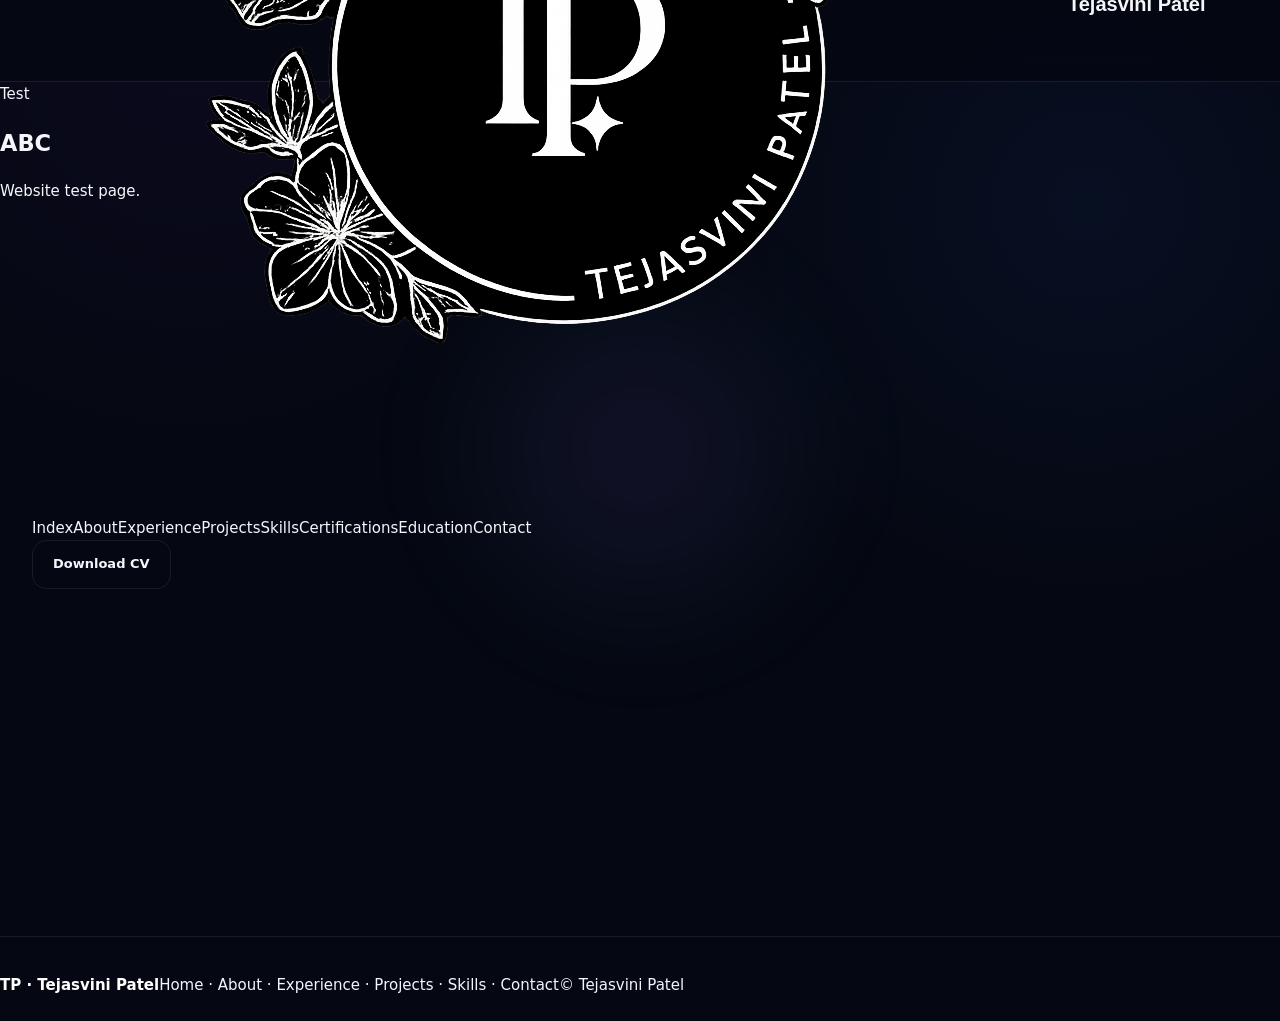
<file: abc.html>
<!doctype html><html lang="en"><head><meta charset="utf-8"><meta name="viewport" content="width=device-width,initial-scale=1"><title>ABC | Tejasvini Patel</title><meta name="description" content="Tejasvini Patel Senior QA Automation Engineer and SDET"><link rel="icon" href="favicon.png"><link rel="stylesheet" href="style.css"></head><body><header class="nav"><div class="container navin"><a class="brand" href="index.html"><img src="logo.png">Tejasvini Patel</a><nav class="links"><a class="active" href="index.html">Index</a><a class="" href="about.html">About</a><a class="" href="experience.html">Experience</a><a class="" href="projects.html">Projects</a><a class="" href="skills.html">Skills</a><a class="" href="certifications.html">Certifications</a><a class="" href="education.html">Education</a><a class="" href="contact.html">Contact</a></nav><a class="btn" href="Tejasvini-Patel-CV.pdf" download>Download CV</a></div></header><main><section class="page container"><div class="ey">Test</div><h1>ABC</h1><p>Website test page.</p></section></main><footer class="footer"><div class="container foot"><b style="color:white">TP · Tejasvini Patel</b><span>Home · About · Experience · Projects · Skills · Contact</span><span>© <span data-year></span> Tejasvini Patel</span></div></footer><script src="script.js"></script></body></html>
</file>
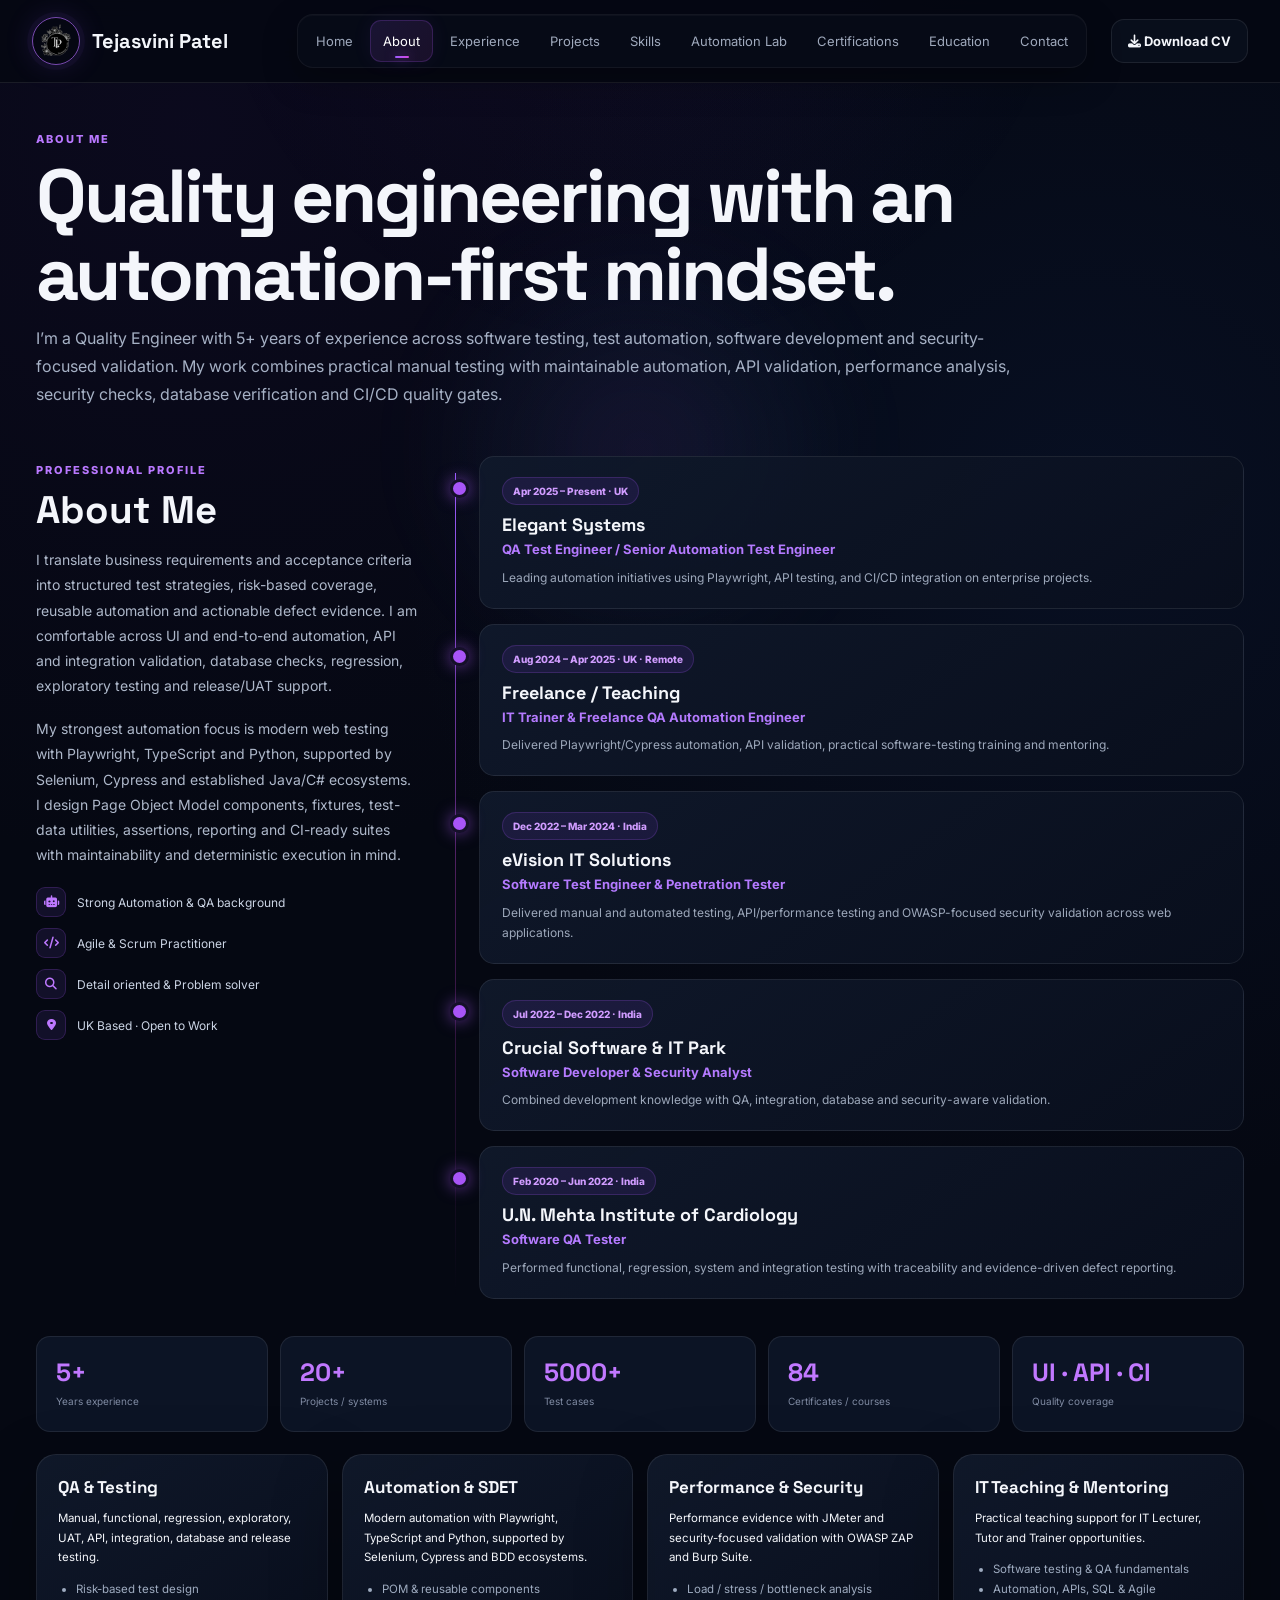
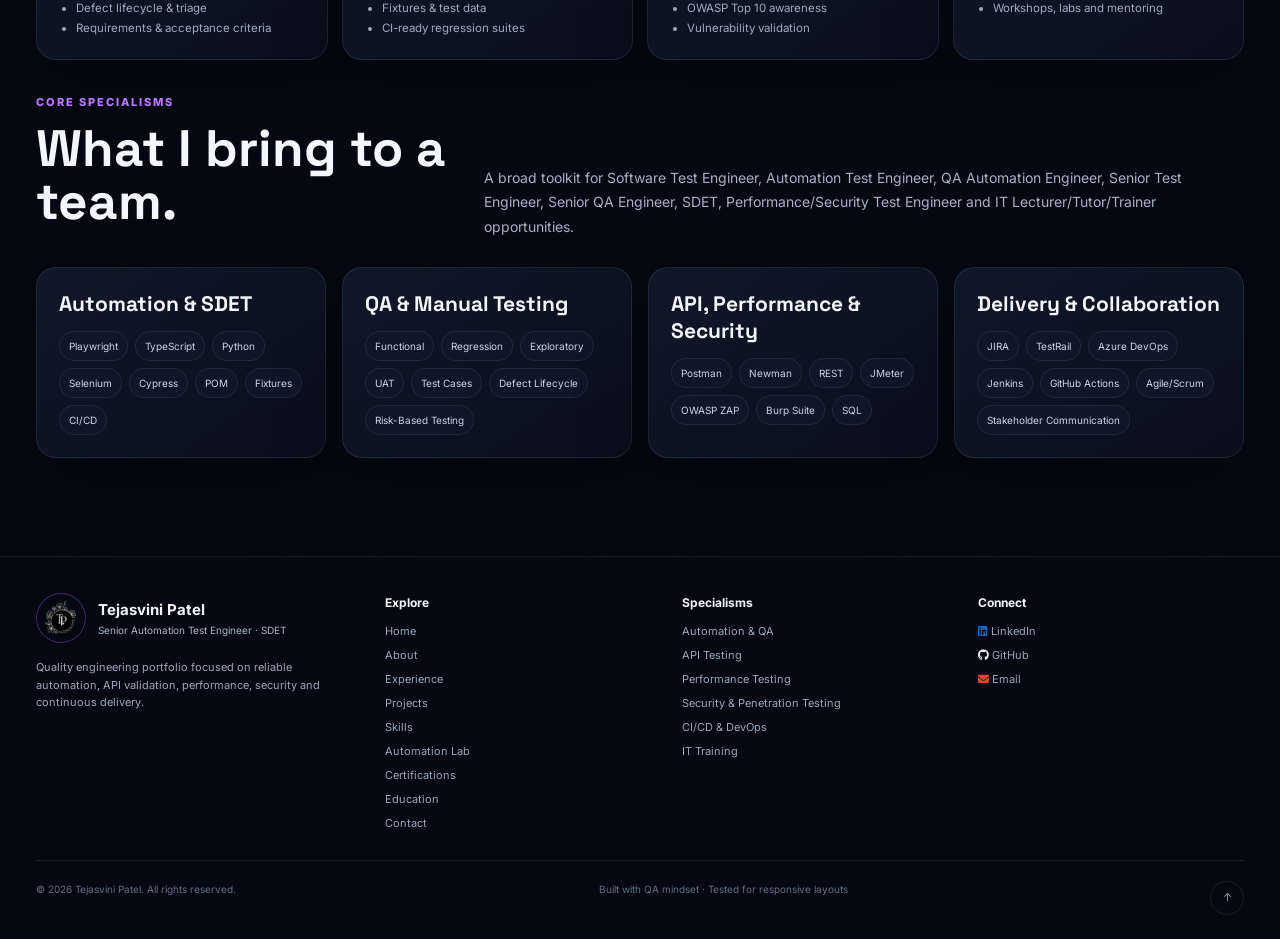
<file: about.html>
<!DOCTYPE html>

<html lang="en"><head><meta charset="utf-8"/><meta content="width=device-width,initial-scale=1" name="viewport"/><title>About | Tejasvini Patel</title><meta content="About Tejasvini Patel, Senior Automation Test Engineer and SDET." name="description"/><meta content="index,follow" name="robots"/><link href="https://tejasvinipatel.com/about.html" rel="canonical"/><meta content="About | Tejasvini Patel" property="og:title"/><meta content="About Tejasvini Patel, Senior Automation Test Engineer and SDET." property="og:description"/><meta content="https://tejasvinipatel.com/profile.png" property="og:image"/><link href="favicon.png" rel="icon"/><link href="style.css" rel="stylesheet"/><link href="https://fonts.googleapis.com" rel="preconnect"/><link href="https://fonts.googleapis.com/css2?family=Inter:wght@400;500;600;700;800&amp;family=Space+Grotesk:wght@500;600;700;800&amp;display=swap" rel="stylesheet"/><link href="https://cdnjs.cloudflare.com/ajax/libs/font-awesome/6.6.0/css/all.min.css" rel="stylesheet"/></head><body id="top"><div class="page-glow"></div><div class="progress"></div><header><div class="nav"><a class="brand" href="index.html"><img alt="Tejasvini Patel logo" class="brand-logo" src="logo.png"/><span>Tejasvini Patel</span></a><nav class="nav-links"><a href="index.html">Home</a><a class="active" href="about.html">About</a><a href="experience.html">Experience</a><a href="projects.html">Projects</a><a href="skills.html">Skills</a><a href="automation-lab.html">Automation Lab</a><a href="certifications.html">Certifications</a><a href="education.html">Education</a><a href="contact.html">Contact</a></nav><a class="cv-btn" href="Tejasvini-Patel-CV.pdf" rel="noopener" target="_blank"><i class="fa-solid fa-download"></i> Download CV</a><button aria-label="Open menu" class="menu"><i class="fa-solid fa-bars"></i></button></div><div class="mobile-menu"><a href="index.html">Home</a><a href="about.html">About</a><a href="experience.html">Experience</a><a href="projects.html">Projects</a><a href="skills.html">Skills</a><a href="automation-lab.html">Automation Lab</a><a href="certifications.html">Certifications</a><a href="education.html">Education</a><a href="contact.html">Contact</a></div></header><main><div class="wrap"><section class="page-hero reveal"><div class="kicker">About Me</div><h1>Quality engineering with an automation-first mindset.</h1><p>I’m a Quality Engineer with 5+ years of experience across software testing, test automation, software development and security-focused validation. My work combines practical manual testing with maintainable automation, API validation, performance analysis, security checks, database verification and CI/CD quality gates.</p></section><section class="section" style="padding-top:22px"><div class="about-reference-layout"><article class="about-intro reveal"><div class="kicker">Professional profile</div><h2>About Me</h2><p>I translate business requirements and acceptance criteria into structured test strategies, risk-based coverage, reusable automation and actionable defect evidence. I am comfortable across UI and end-to-end automation, API and integration validation, database checks, regression, exploratory testing and release/UAT support.</p><p>My strongest automation focus is modern web testing with Playwright, TypeScript and Python, supported by Selenium, Cypress and established Java/C# ecosystems. I design Page Object Model components, fixtures, test-data utilities, assertions, reporting and CI-ready suites with maintainability and deterministic execution in mind.</p><div class="about-highlights"><div class="about-highlight"><i class="fa-solid fa-robot"></i>Strong Automation &amp; QA background</div><div class="about-highlight"><i class="fa-solid fa-code"></i>Agile &amp; Scrum Practitioner</div><div class="about-highlight"><i class="fa-solid fa-magnifying-glass"></i>Detail oriented &amp; Problem solver</div><div class="about-highlight"><i class="fa-solid fa-location-dot"></i>UK Based · Open to Work</div></div></article><div class="about-timeline reveal delay1"><article class="about-timeline-item"><time>Apr 2025 – Present · UK</time><h3>Elegant Systems</h3><h4>QA Test Engineer / Senior Automation Test Engineer</h4><p>Leading automation initiatives using Playwright, API testing, and CI/CD integration on enterprise projects.</p></article><article class="about-timeline-item"><time>Aug 2024 – Apr 2025 · UK · Remote</time><h3>Freelance / Teaching</h3><h4>IT Trainer &amp; Freelance QA Automation Engineer</h4><p>Delivered Playwright/Cypress automation, API validation, practical software-testing training and mentoring.</p></article><article class="about-timeline-item"><time>Dec 2022 – Mar 2024 · India</time><h3>eVision IT Solutions</h3><h4>Software Test Engineer &amp; Penetration Tester</h4><p>Delivered manual and automated testing, API/performance testing and OWASP-focused security validation across web applications.</p></article><article class="about-timeline-item"><time>Jul 2022 – Dec 2022 · India</time><h3>Crucial Software &amp; IT Park</h3><h4>Software Developer &amp; Security Analyst</h4><p>Combined development knowledge with QA, integration, database and security-aware validation.</p></article><article class="about-timeline-item"><time>Feb 2020 – Jun 2022 · India</time><h3>U.N. Mehta Institute of Cardiology</h3><h4>Software QA Tester</h4><p>Performed functional, regression, system and integration testing with traceability and evidence-driven defect reporting.</p></article></div></div><div class="metrics about-reference-metrics reveal"><div class="metric"><strong>5+</strong><span>Years experience</span></div><div class="metric"><strong>20+</strong><span>Projects / systems</span></div><div class="metric"><strong>5000+</strong><span>Test cases</span></div><div class="metric"><strong>84</strong><span>Certificates / courses</span></div><div class="metric"><strong>UI · API · CI</strong><span>Quality coverage</span></div></div><div class="about-detail-grid"><article class="card reveal"><h3>QA &amp; Testing</h3><p>Manual, functional, regression, exploratory, UAT, API, integration, database and release testing.</p><ul class="clean-list"><li>Risk-based test design</li><li>Defect lifecycle &amp; triage</li><li>Requirements &amp; acceptance criteria</li></ul></article><article class="card reveal"><h3>Automation &amp; SDET</h3><p>Modern automation with Playwright, TypeScript and Python, supported by Selenium, Cypress and BDD ecosystems.</p><ul class="clean-list"><li>POM &amp; reusable components</li><li>Fixtures &amp; test data</li><li>CI-ready regression suites</li></ul></article><article class="card reveal"><h3>Performance &amp; Security</h3><p>Performance evidence with JMeter and security-focused validation with OWASP ZAP and Burp Suite.</p><ul class="clean-list"><li>Load / stress / bottleneck analysis</li><li>OWASP Top 10 awareness</li><li>Vulnerability validation</li></ul></article><article class="card reveal"><h3>IT Teaching &amp; Mentoring</h3><p>Practical teaching support for IT Lecturer, Tutor and Trainer opportunities.</p><ul class="clean-list"><li>Software testing &amp; QA fundamentals</li><li>Automation, APIs, SQL &amp; Agile</li><li>Workshops, labs and mentoring</li></ul></article></div><section class="section" style="padding:34px 0 0"><div class="section-head reveal"><div><div class="kicker">Core specialisms</div><h2>What I bring to a team.</h2></div><p>A broad toolkit for Software Test Engineer, Automation Test Engineer, QA Automation Engineer, Senior Test Engineer, Senior QA Engineer, SDET, Performance/Security Test Engineer and IT Lecturer/Tutor/Trainer opportunities.</p></div><div class="specialism-grid"><article class="role-skill-card card reveal"><h3>Automation &amp; SDET</h3><div class="role-skill-list"><span>Playwright</span><span>TypeScript</span><span>Python</span><span>Selenium</span><span>Cypress</span><span>POM</span><span>Fixtures</span><span>CI/CD</span></div></article><article class="role-skill-card card reveal"><h3>QA &amp; Manual Testing</h3><div class="role-skill-list"><span>Functional</span><span>Regression</span><span>Exploratory</span><span>UAT</span><span>Test Cases</span><span>Defect Lifecycle</span><span>Risk-Based Testing</span></div></article><article class="role-skill-card card reveal"><h3>API, Performance &amp; Security</h3><div class="role-skill-list"><span>Postman</span><span>Newman</span><span>REST</span><span>JMeter</span><span>OWASP ZAP</span><span>Burp Suite</span><span>SQL</span></div></article><article class="role-skill-card card reveal"><h3>Delivery &amp; Collaboration</h3><div class="role-skill-list"><span>JIRA</span><span>TestRail</span><span>Azure DevOps</span><span>Jenkins</span><span>GitHub Actions</span><span>Agile/Scrum</span><span>Stakeholder Communication</span></div></article></div></section></section></div></main><footer class="footer"><div class="footer-main wrap"><div><div class="footer-brand"><img alt="Tejasvini Patel logo" class="footer-logo" src="logo.png"/><div><strong>Tejasvini Patel</strong><div class="muted" style="font-size:10px">Senior Automation Test Engineer · SDET</div></div></div><p style="margin-top:16px;max-width:360px">Quality engineering portfolio focused on reliable automation, API validation, performance, security and continuous delivery.</p></div><div><h4>Explore</h4><div class="footer-links"><a href="index.html">Home</a><a href="about.html">About</a><a href="experience.html">Experience</a><a href="projects.html">Projects</a><a href="skills.html">Skills</a><a href="automation-lab.html">Automation Lab</a><a href="certifications.html">Certifications</a><a href="education.html">Education</a><a href="contact.html">Contact</a></div></div><div><h4>Specialisms</h4><div class="footer-links"><a href="skills.html">Automation &amp; QA</a><a href="skills.html">API Testing</a><a href="skills.html">Performance Testing</a><a href="skills.html">Security &amp; Penetration Testing</a><a href="skills.html">CI/CD &amp; DevOps</a><a href="skills.html">IT Training</a></div></div><div><h4>Connect</h4><div class="footer-links"><a href="https://www.linkedin.com/in/tejasvini-patel-qa" rel="noopener" target="_blank"><i class="fa-brands fa-linkedin"></i> LinkedIn</a><a href="https://github.com/tejasvini18" rel="noopener" target="_blank"><i class="fa-brands fa-github"></i> GitHub</a><a href="mailto:tejasviniuk18@gmail.com"><i class="fa-solid fa-envelope"></i> Email</a></div></div></div><div class="footer-bottom wrap"><span>© <span data-year=""></span> Tejasvini Patel. All rights reserved.</span><span>Built with QA mindset · Tested for responsive layouts</span><a aria-label="Back to top" class="backtop" href="#top">↑</a></div></footer><script src="script.js"></script></body></html>
</file>
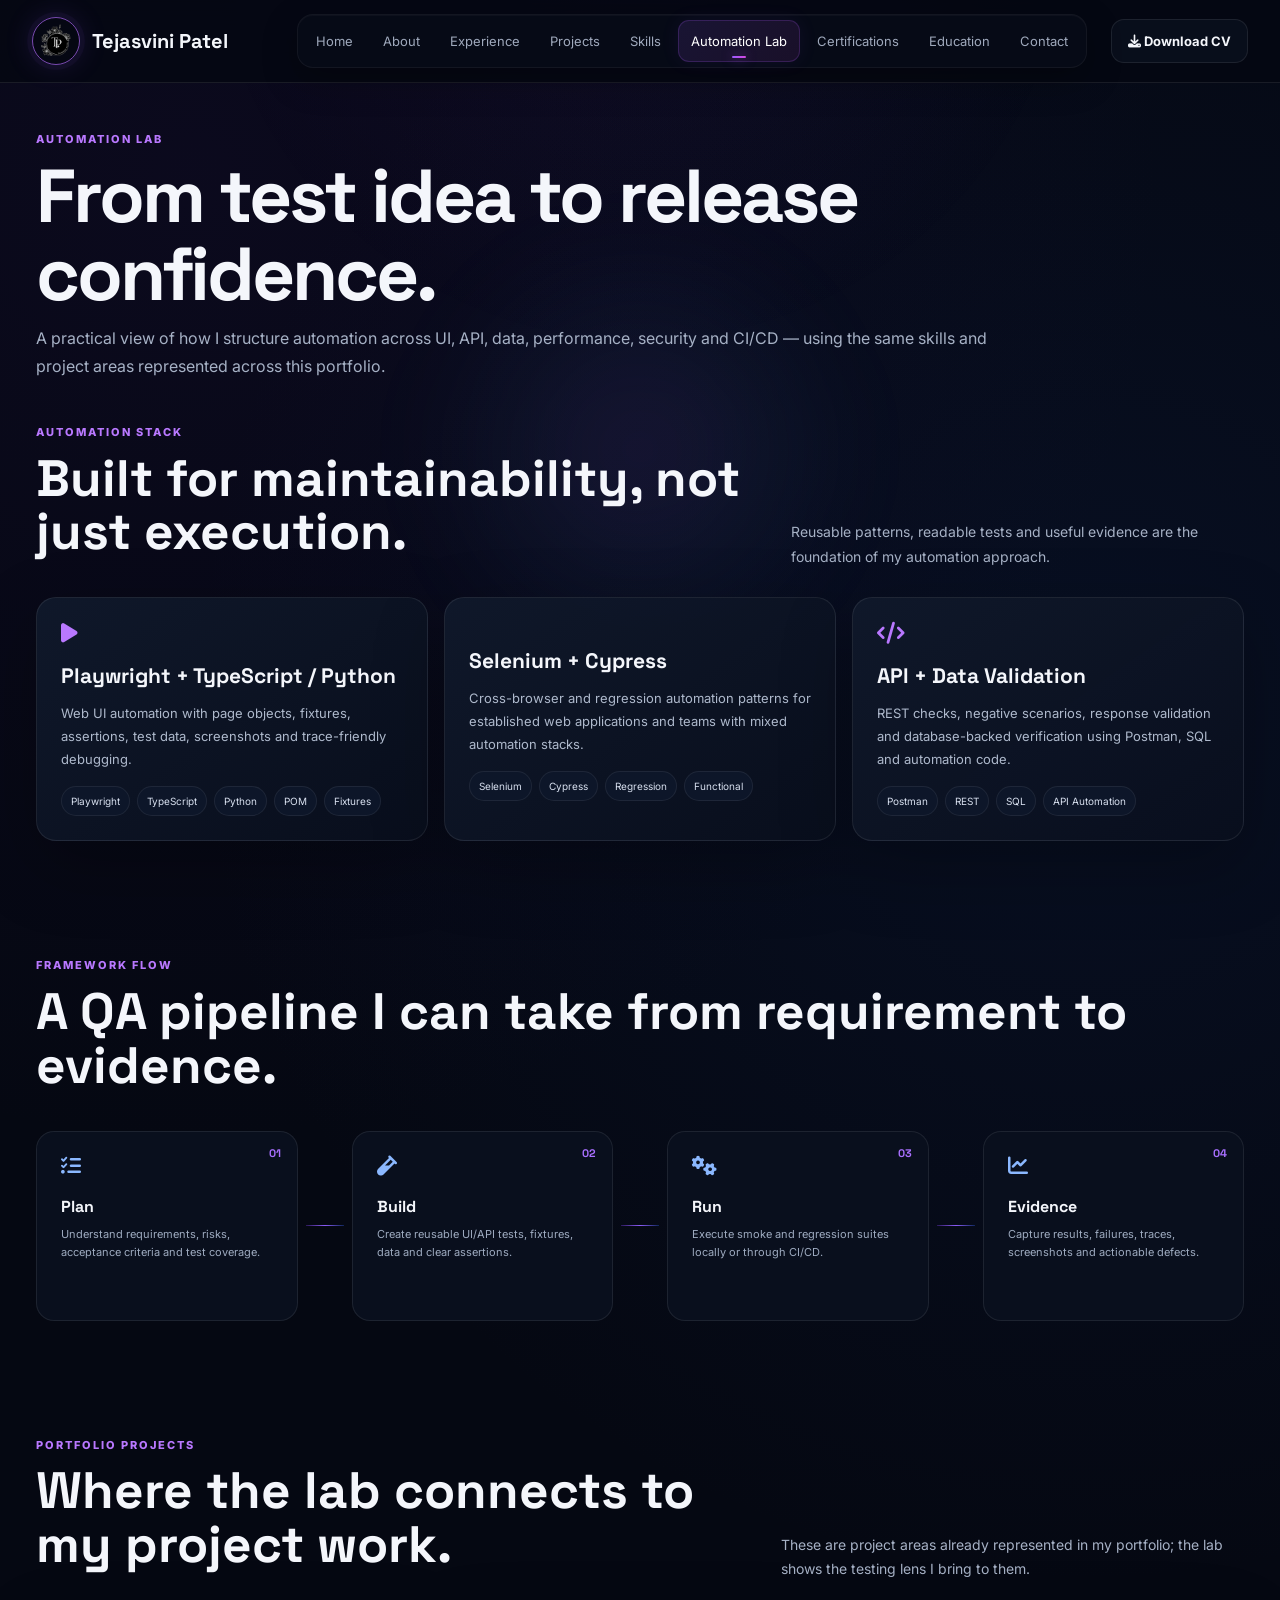
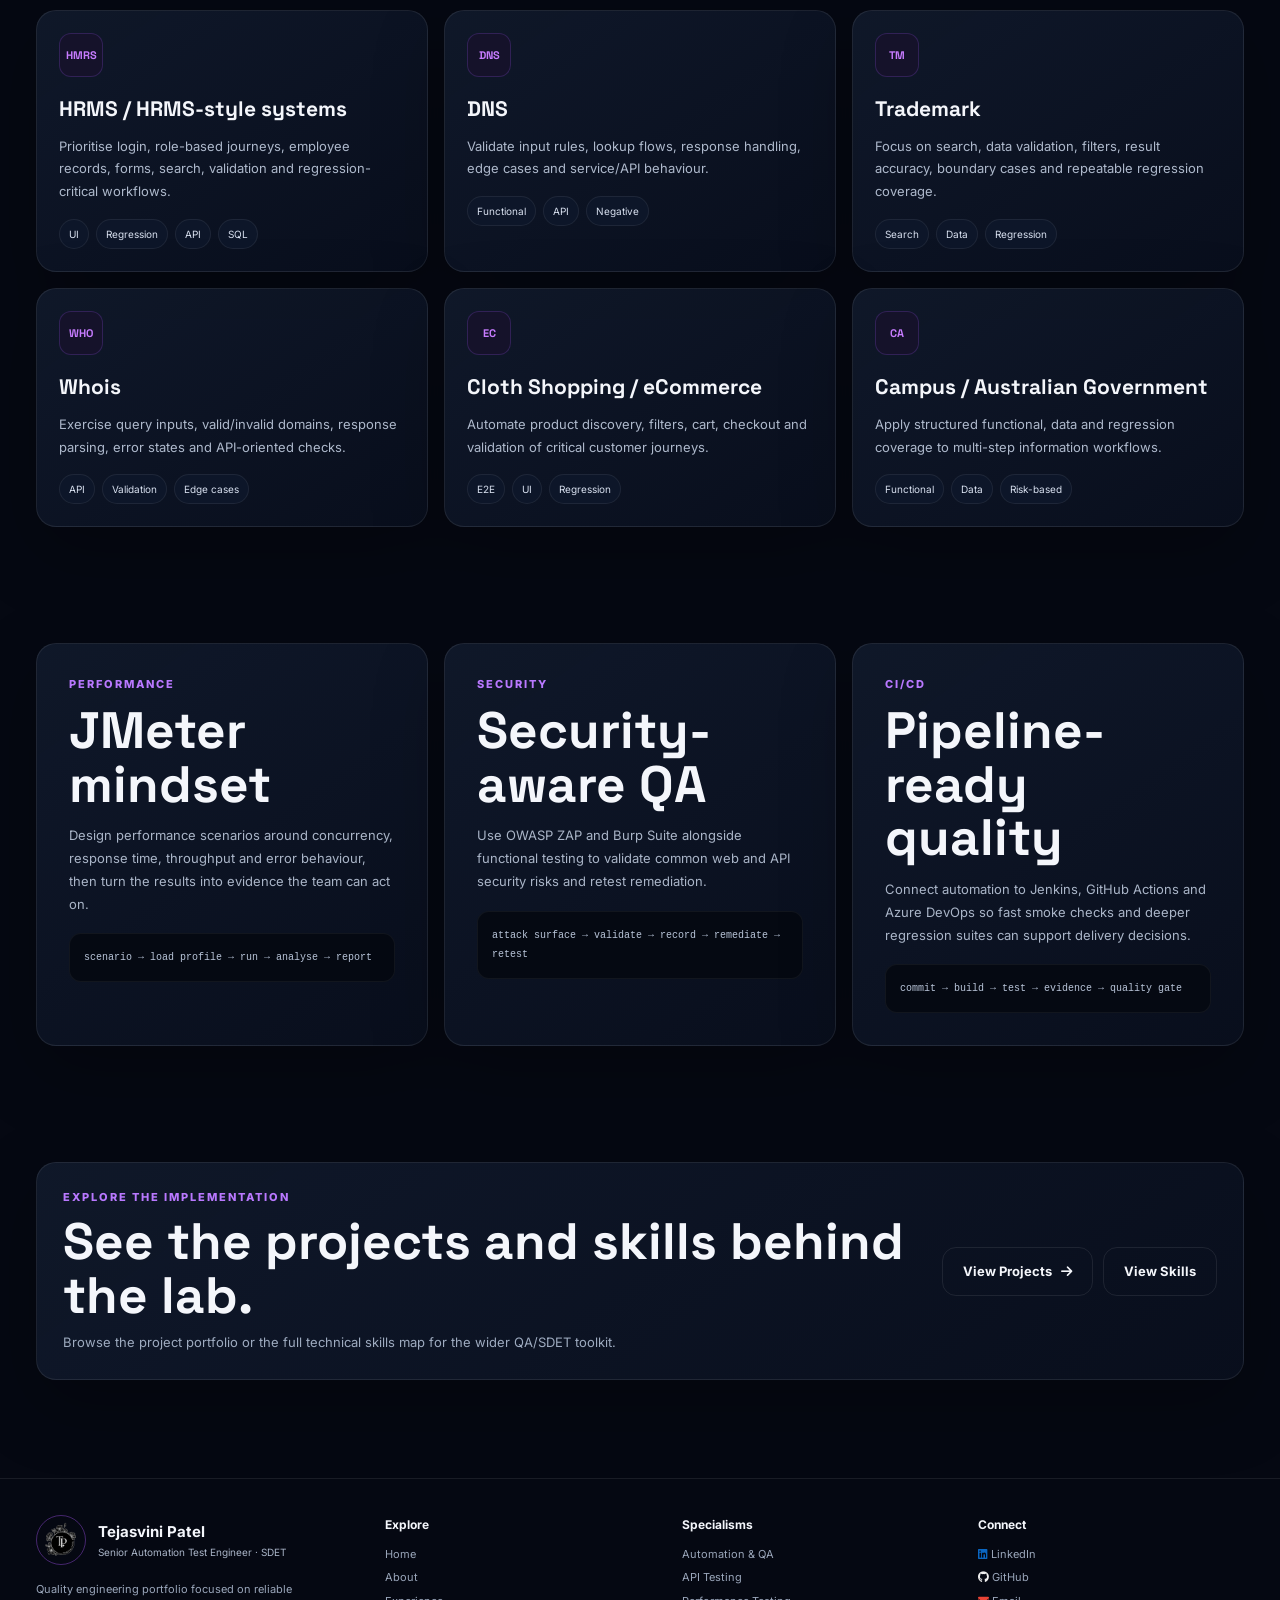
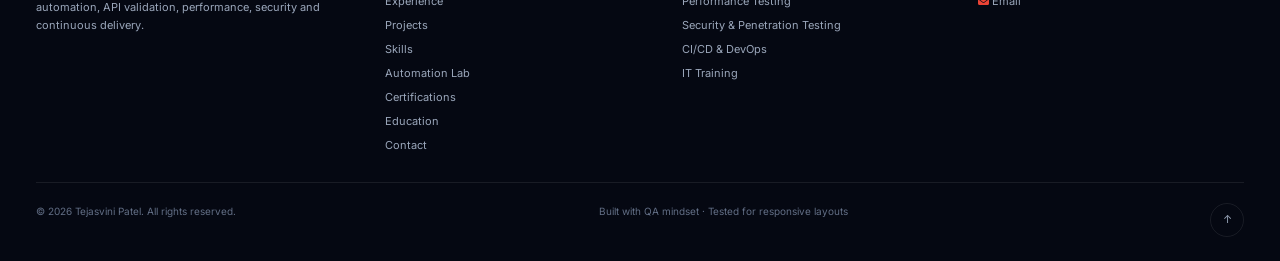
<file: automation-lab.html>
<!DOCTYPE html>

<html lang="en"><head><meta charset="utf-8"/><meta content="width=device-width,initial-scale=1" name="viewport"/><title>Automation Lab | Tejasvini Patel</title><meta content="Tejasvini Patel's QA automation lab: Playwright, Selenium, Cypress, API, performance, security and CI/CD workflows mapped to portfolio projects." name="description"/><meta content="index,follow" name="robots"/><link href="https://tejasvinipatel.com/automation-lab.html" rel="canonical"/><meta content="Automation Lab | Tejasvini Patel" property="og:title"/><meta content="QA automation workflows, framework patterns and project-aligned testing examples." property="og:description"/><meta content="https://tejasvinipatel.com/profile.png" property="og:image"/><link href="favicon.png" rel="icon"/><link href="style.css" rel="stylesheet"/><link href="https://fonts.googleapis.com" rel="preconnect"/><link href="https://fonts.googleapis.com/css2?family=Inter:wght@400;500;600;700;800&amp;family=Space+Grotesk:wght@500;600;700;800&amp;display=swap" rel="stylesheet"/><link href="https://cdnjs.cloudflare.com/ajax/libs/font-awesome/6.6.0/css/all.min.css" rel="stylesheet"/></head><body id="top"><div class="page-glow"></div><div class="progress"></div><header><div class="nav"><a class="brand" href="index.html"><img alt="Tejasvini Patel logo" class="brand-logo" src="logo.png"/><span>Tejasvini Patel</span></a><nav class="nav-links"><a href="index.html">Home</a><a href="about.html">About</a><a href="experience.html">Experience</a><a href="projects.html">Projects</a><a href="skills.html">Skills</a><a class="active" href="automation-lab.html">Automation Lab</a><a href="certifications.html">Certifications</a><a href="education.html">Education</a><a href="contact.html">Contact</a></nav><a class="cv-btn" href="Tejasvini-Patel-CV.pdf" rel="noopener" target="_blank"><i class="fa-solid fa-download"></i> Download CV</a><button aria-label="Open menu" class="menu"><i class="fa-solid fa-bars"></i></button></div><div class="mobile-menu"><a href="index.html">Home</a><a href="about.html">About</a><a href="experience.html">Experience</a><a href="projects.html">Projects</a><a href="skills.html">Skills</a><a href="automation-lab.html">Automation Lab</a><a href="certifications.html">Certifications</a><a href="education.html">Education</a><a href="contact.html">Contact</a></div></header><main><div class="wrap">
<section class="page-hero reveal"><div class="kicker">Automation Lab</div><h1>From test idea to release confidence.</h1><p>A practical view of how I structure automation across UI, API, data, performance, security and CI/CD — using the same skills and project areas represented across this portfolio.</p></section>
<section class="section automation-lab-section" style="padding-top:18px"><div class="section-head reveal"><div><div class="kicker">Automation stack</div><h2>Built for maintainability, not just execution.</h2></div><p>Reusable patterns, readable tests and useful evidence are the foundation of my automation approach.</p></div><div class="lab-stack-grid">
<article class="lab-feature card reveal"><i class="fa-solid fa-play"></i><h3>Playwright + TypeScript / Python</h3><p>Web UI automation with page objects, fixtures, assertions, test data, screenshots and trace-friendly debugging.</p><div class="lab-tags"><span>Playwright</span><span>TypeScript</span><span>Python</span><span>POM</span><span>Fixtures</span></div></article>
<article class="lab-feature card reveal delay1"><i class="fa-brands fa-selenium"></i><h3>Selenium + Cypress</h3><p>Cross-browser and regression automation patterns for established web applications and teams with mixed automation stacks.</p><div class="lab-tags"><span>Selenium</span><span>Cypress</span><span>Regression</span><span>Functional</span></div></article>
<article class="lab-feature card reveal delay2"><i class="fa-solid fa-code"></i><h3>API + Data Validation</h3><p>REST checks, negative scenarios, response validation and database-backed verification using Postman, SQL and automation code.</p><div class="lab-tags"><span>Postman</span><span>REST</span><span>SQL</span><span>API Automation</span></div></article>
</div></section>
<section class="section automation-flow-section"><div class="section-head reveal"><div><div class="kicker">Framework flow</div><h2>A QA pipeline I can take from requirement to evidence.</h2></div></div><div class="automation-flow"><div class="flow-step reveal"><b>01</b><i class="fa-solid fa-list-check"></i><h3>Plan</h3><p>Understand requirements, risks, acceptance criteria and test coverage.</p></div><div class="flow-line"></div><div class="flow-step reveal delay1"><b>02</b><i class="fa-solid fa-vial"></i><h3>Build</h3><p>Create reusable UI/API tests, fixtures, data and clear assertions.</p></div><div class="flow-line"></div><div class="flow-step reveal delay2"><b>03</b><i class="fa-solid fa-gears"></i><h3>Run</h3><p>Execute smoke and regression suites locally or through CI/CD.</p></div><div class="flow-line"></div><div class="flow-step reveal"><b>04</b><i class="fa-solid fa-chart-line"></i><h3>Evidence</h3><p>Capture results, failures, traces, screenshots and actionable defects.</p></div></div></section>
<section class="section"><div class="section-head reveal"><div><div class="kicker">Portfolio projects</div><h2>Where the lab connects to my project work.</h2></div><p>These are project areas already represented in my portfolio; the lab shows the testing lens I bring to them.</p></div><div class="project-lab-grid">
<article class="project-lab-card card reveal"><span class="project-lab-icon">HMRS</span><h3>HRMS / HRMS-style systems</h3><p>Prioritise login, role-based journeys, employee records, forms, search, validation and regression-critical workflows.</p><div class="lab-tags"><span>UI</span><span>Regression</span><span>API</span><span>SQL</span></div></article>
<article class="project-lab-card card reveal delay1"><span class="project-lab-icon">DNS</span><h3>DNS</h3><p>Validate input rules, lookup flows, response handling, edge cases and service/API behaviour.</p><div class="lab-tags"><span>Functional</span><span>API</span><span>Negative</span></div></article>
<article class="project-lab-card card reveal delay2"><span class="project-lab-icon">TM</span><h3>Trademark</h3><p>Focus on search, data validation, filters, result accuracy, boundary cases and repeatable regression coverage.</p><div class="lab-tags"><span>Search</span><span>Data</span><span>Regression</span></div></article>
<article class="project-lab-card card reveal"><span class="project-lab-icon">WHO</span><h3>Whois</h3><p>Exercise query inputs, valid/invalid domains, response parsing, error states and API-oriented checks.</p><div class="lab-tags"><span>API</span><span>Validation</span><span>Edge cases</span></div></article>
<article class="project-lab-card card reveal delay1"><span class="project-lab-icon">EC</span><h3>Cloth Shopping / eCommerce</h3><p>Automate product discovery, filters, cart, checkout and validation of critical customer journeys.</p><div class="lab-tags"><span>E2E</span><span>UI</span><span>Regression</span></div></article>
<article class="project-lab-card card reveal delay2"><span class="project-lab-icon">CA</span><h3>Campus / Australian Government</h3><p>Apply structured functional, data and regression coverage to multi-step information workflows.</p><div class="lab-tags"><span>Functional</span><span>Data</span><span>Risk-based</span></div></article>
</div></section>
<section class="section"><div class="automation-special-grid"><article class="card card-pad reveal"><div class="kicker">Performance</div><h2>JMeter mindset</h2><p class="muted">Design performance scenarios around concurrency, response time, throughput and error behaviour, then turn the results into evidence the team can act on.</p><div class="lab-code">scenario → load profile → run → analyse → report</div></article><article class="card card-pad reveal delay1"><div class="kicker">Security</div><h2>Security-aware QA</h2><p class="muted">Use OWASP ZAP and Burp Suite alongside functional testing to validate common web and API security risks and retest remediation.</p><div class="lab-code">attack surface → validate → record → remediate → retest</div></article><article class="card card-pad reveal delay2"><div class="kicker">CI/CD</div><h2>Pipeline-ready quality</h2><p class="muted">Connect automation to Jenkins, GitHub Actions and Azure DevOps so fast smoke checks and deeper regression suites can support delivery decisions.</p><div class="lab-code">commit → build → test → evidence → quality gate</div></article></div></section>
<section class="section"><div class="lab-cta card reveal"><div><div class="kicker">Explore the implementation</div><h2>See the projects and skills behind the lab.</h2><p>Browse the project portfolio or the full technical skills map for the wider QA/SDET toolkit.</p></div><div class="cta-row"><a class="btn primary" href="projects.html">View Projects <i class="fa-solid fa-arrow-right"></i></a><a class="btn" href="skills.html">View Skills</a></div></div></section>
</div></main><footer class="footer"><div class="footer-main wrap"><div><div class="footer-brand"><img alt="Tejasvini Patel logo" class="footer-logo" src="logo.png"/><div><strong>Tejasvini Patel</strong><div class="muted" style="font-size:10px">Senior Automation Test Engineer · SDET</div></div></div><p style="margin-top:16px;max-width:360px">Quality engineering portfolio focused on reliable automation, API validation, performance, security and continuous delivery.</p></div><div><h4>Explore</h4><div class="footer-links"><a href="index.html">Home</a><a href="about.html">About</a><a href="experience.html">Experience</a><a href="projects.html">Projects</a><a href="skills.html">Skills</a><a href="automation-lab.html">Automation Lab</a><a href="certifications.html">Certifications</a><a href="education.html">Education</a><a href="contact.html">Contact</a></div></div><div><h4>Specialisms</h4><div class="footer-links"><a href="skills.html">Automation &amp; QA</a><a href="skills.html">API Testing</a><a href="skills.html">Performance Testing</a><a href="skills.html">Security &amp; Penetration Testing</a><a href="skills.html">CI/CD &amp; DevOps</a><a href="skills.html">IT Training</a></div></div><div><h4>Connect</h4><div class="footer-links"><a href="https://www.linkedin.com/in/tejasvini-patel-qa" rel="noopener" target="_blank"><i class="fa-brands fa-linkedin"></i> LinkedIn</a><a href="https://github.com/tejasvini18" rel="noopener" target="_blank"><i class="fa-brands fa-github"></i> GitHub</a><a href="mailto:tejasviniuk18@gmail.com"><i class="fa-solid fa-envelope"></i> Email</a></div></div></div><div class="footer-bottom wrap"><span>© <span data-year=""></span> Tejasvini Patel. All rights reserved.</span><span>Built with QA mindset · Tested for responsive layouts</span><a aria-label="Back to top" class="backtop" href="#top">↑</a></div></footer><script src="script.js"></script></body></html>
</file>
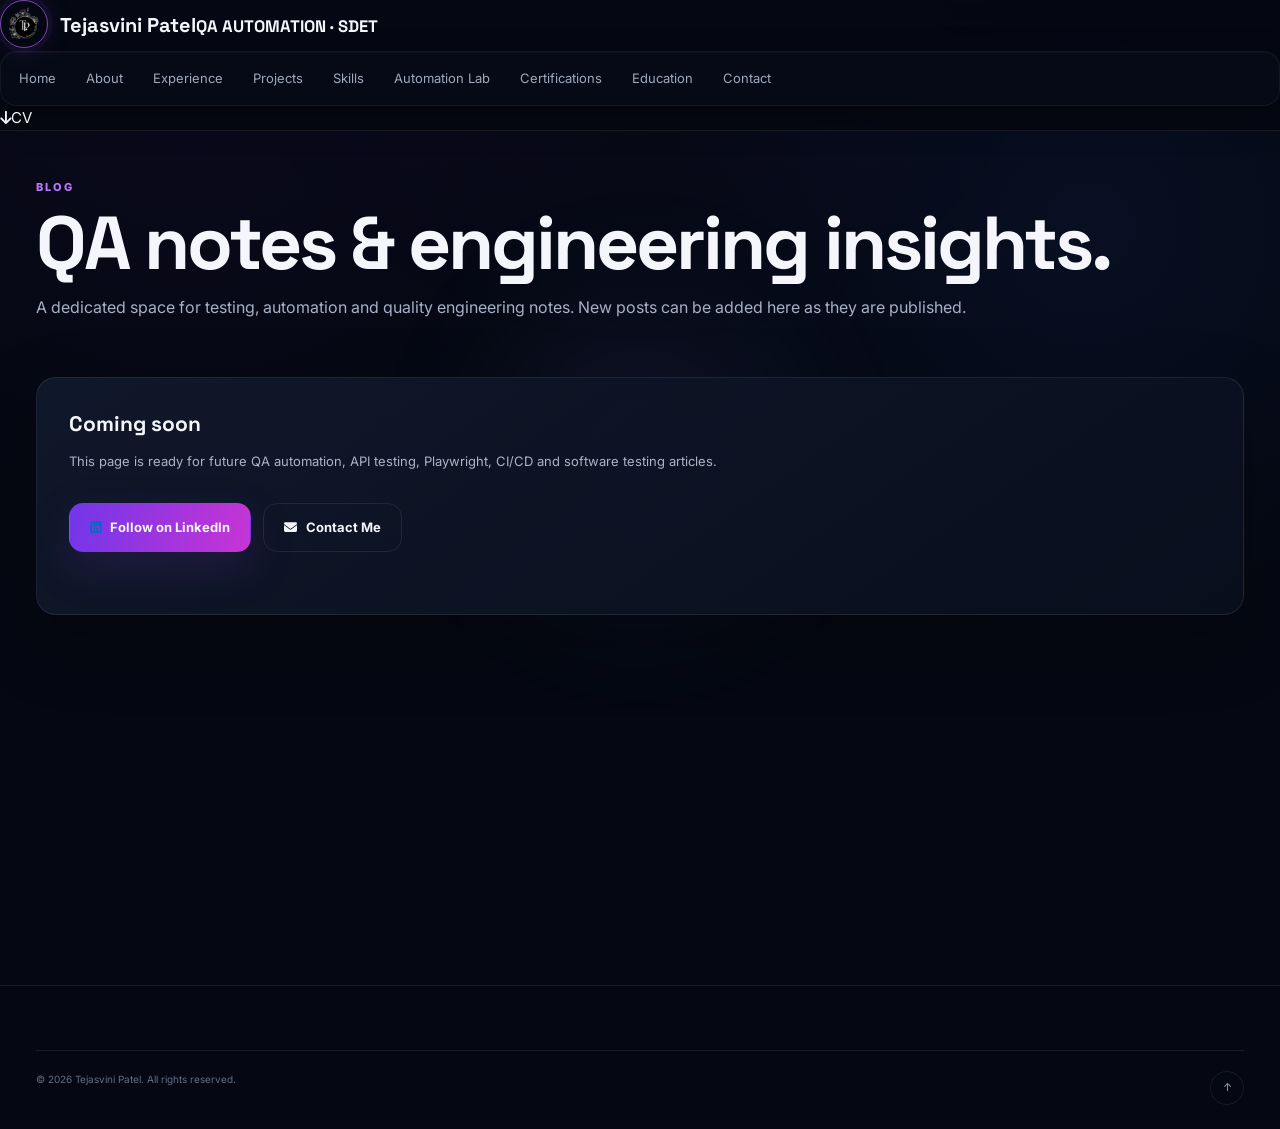
<file: blog.html>
<!DOCTYPE html>
<html lang="en"><head><meta charset="utf-8"/><meta content="width=device-width,initial-scale=1" name="viewport"/><title>Blog | Tejasvini Patel</title><meta content="QA automation and software testing notes from Tejasvini Patel." name="description"/><meta content="index,follow" name="robots"/><link href="https://tejasvinipatel.com/blog.html" rel="canonical"/><link href="favicon.png" rel="icon"/><link href="style.css" rel="stylesheet"/><link href="https://fonts.googleapis.com" rel="preconnect"/><link href="https://fonts.googleapis.com/css2?family=Inter:wght@400;500;600;700;800&amp;family=Space+Grotesk:wght@500;600;700;800&amp;display=swap" rel="stylesheet"/><link href="https://cdnjs.cloudflare.com/ajax/libs/font-awesome/6.6.0/css/all.min.css" rel="stylesheet"/></head><body id="top"><div class="page-glow"></div><div class="progress"></div><header class="site-header">
<div class="nav-shell">
  <a class="brand" href="index.html">
    <span class="brand-mark"><img alt="Tejasvini Patel logo" class="brand-logo" src="logo.png"/><i></i></span>
    <span class="brand-copy"><strong>Tejasvini Patel</strong><small>QA AUTOMATION · SDET</small></span>
  </a>
  <nav class="nav-links" aria-label="Primary navigation"><a class="" href="index.html">Home</a><a class="" href="about.html">About</a><a class="" href="experience.html">Experience</a><a class="" href="projects.html">Projects</a><a class="" href="skills.html">Skills</a><a class="" href="automation-lab.html">Automation Lab</a><a class="" href="certifications.html">Certifications</a><a class="" href="education.html">Education</a><a class="" href="contact.html">Contact</a></nav>
  <div class="nav-actions">
    <a class="nav-cv" href="Tejasvini-Patel-CV.pdf" rel="noopener" target="_blank"><i class="fa-solid fa-arrow-down"></i><span>CV</span></a>
    <button aria-label="Open menu" class="menu"><i class="fa-solid fa-bars"></i></button>
  </div>
</div>
<div class="mobile-menu"><a class="" href="index.html">Home</a><a class="" href="about.html">About</a><a class="" href="experience.html">Experience</a><a class="" href="projects.html">Projects</a><a class="" href="skills.html">Skills</a><a class="" href="automation-lab.html">Automation Lab</a><a class="" href="certifications.html">Certifications</a><a class="" href="education.html">Education</a><a class="" href="contact.html">Contact</a><a class="mobile-cv" href="Tejasvini-Patel-CV.pdf" rel="noopener" target="_blank"><i class="fa-solid fa-download"></i> Download CV</a></div>
</header><main><div class="wrap"><section class="page-hero reveal"><div class="kicker">Blog</div><h1>QA notes &amp; engineering insights.</h1><p>A dedicated space for testing, automation and quality engineering notes. New posts can be added here as they are published.</p></section><section class="section" style="padding-top:30px"><article class="card card-pad reveal"><h3>Coming soon</h3><p class="muted">This page is ready for future QA automation, API testing, Playwright, CI/CD and software testing articles.</p><div class="actions"><a class="btn btn-primary" href="https://www.linkedin.com/in/tejasvini-patel-qa" rel="noopener" target="_blank"><i class="fa-brands fa-linkedin"></i> Follow on LinkedIn</a><a class="btn" href="contact.html"><i class="fa-solid fa-envelope"></i> Contact Me</a></div></article></section></div></main><footer class="footer"><div class="footer-bottom wrap"><span>© <span data-year=""></span> Tejasvini Patel. All rights reserved.</span><a aria-label="Back to top" class="backtop" href="#top">↑</a></div></footer><script src="script.js"></script></body></html>
</file>
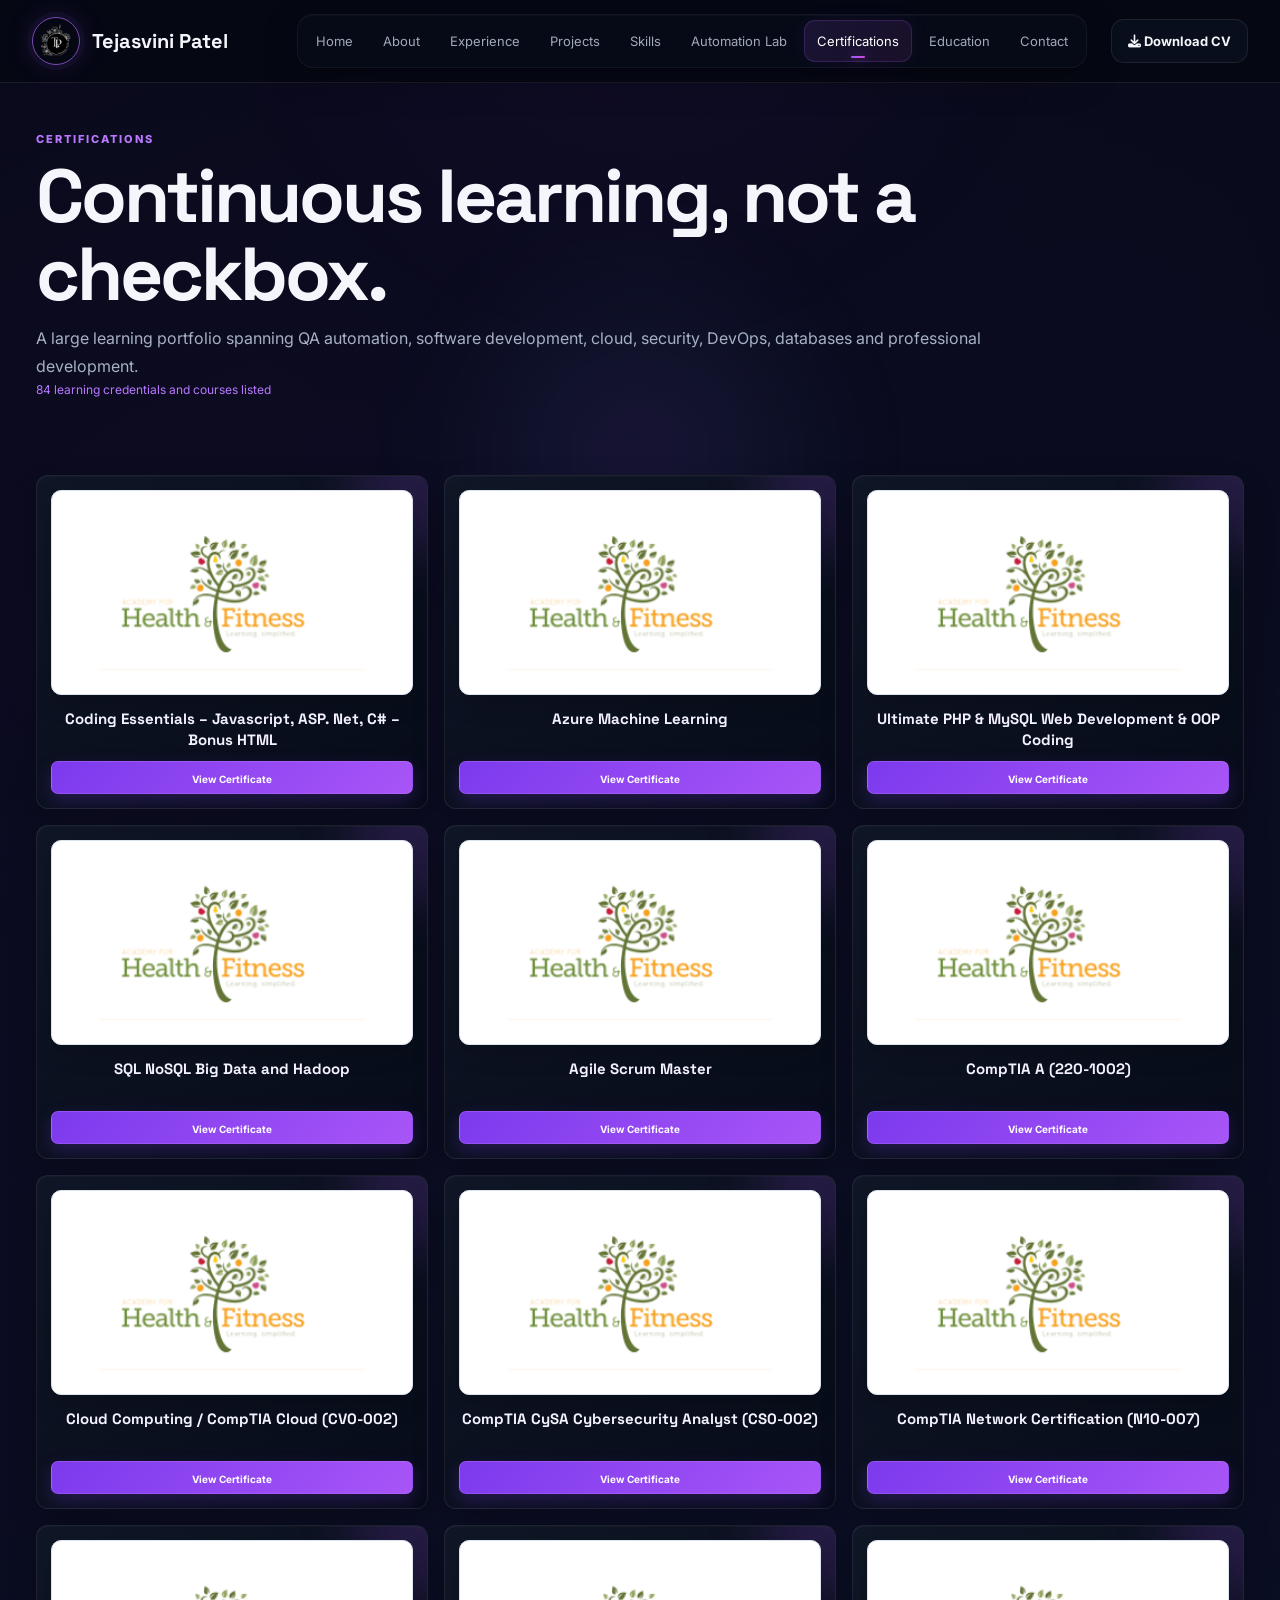
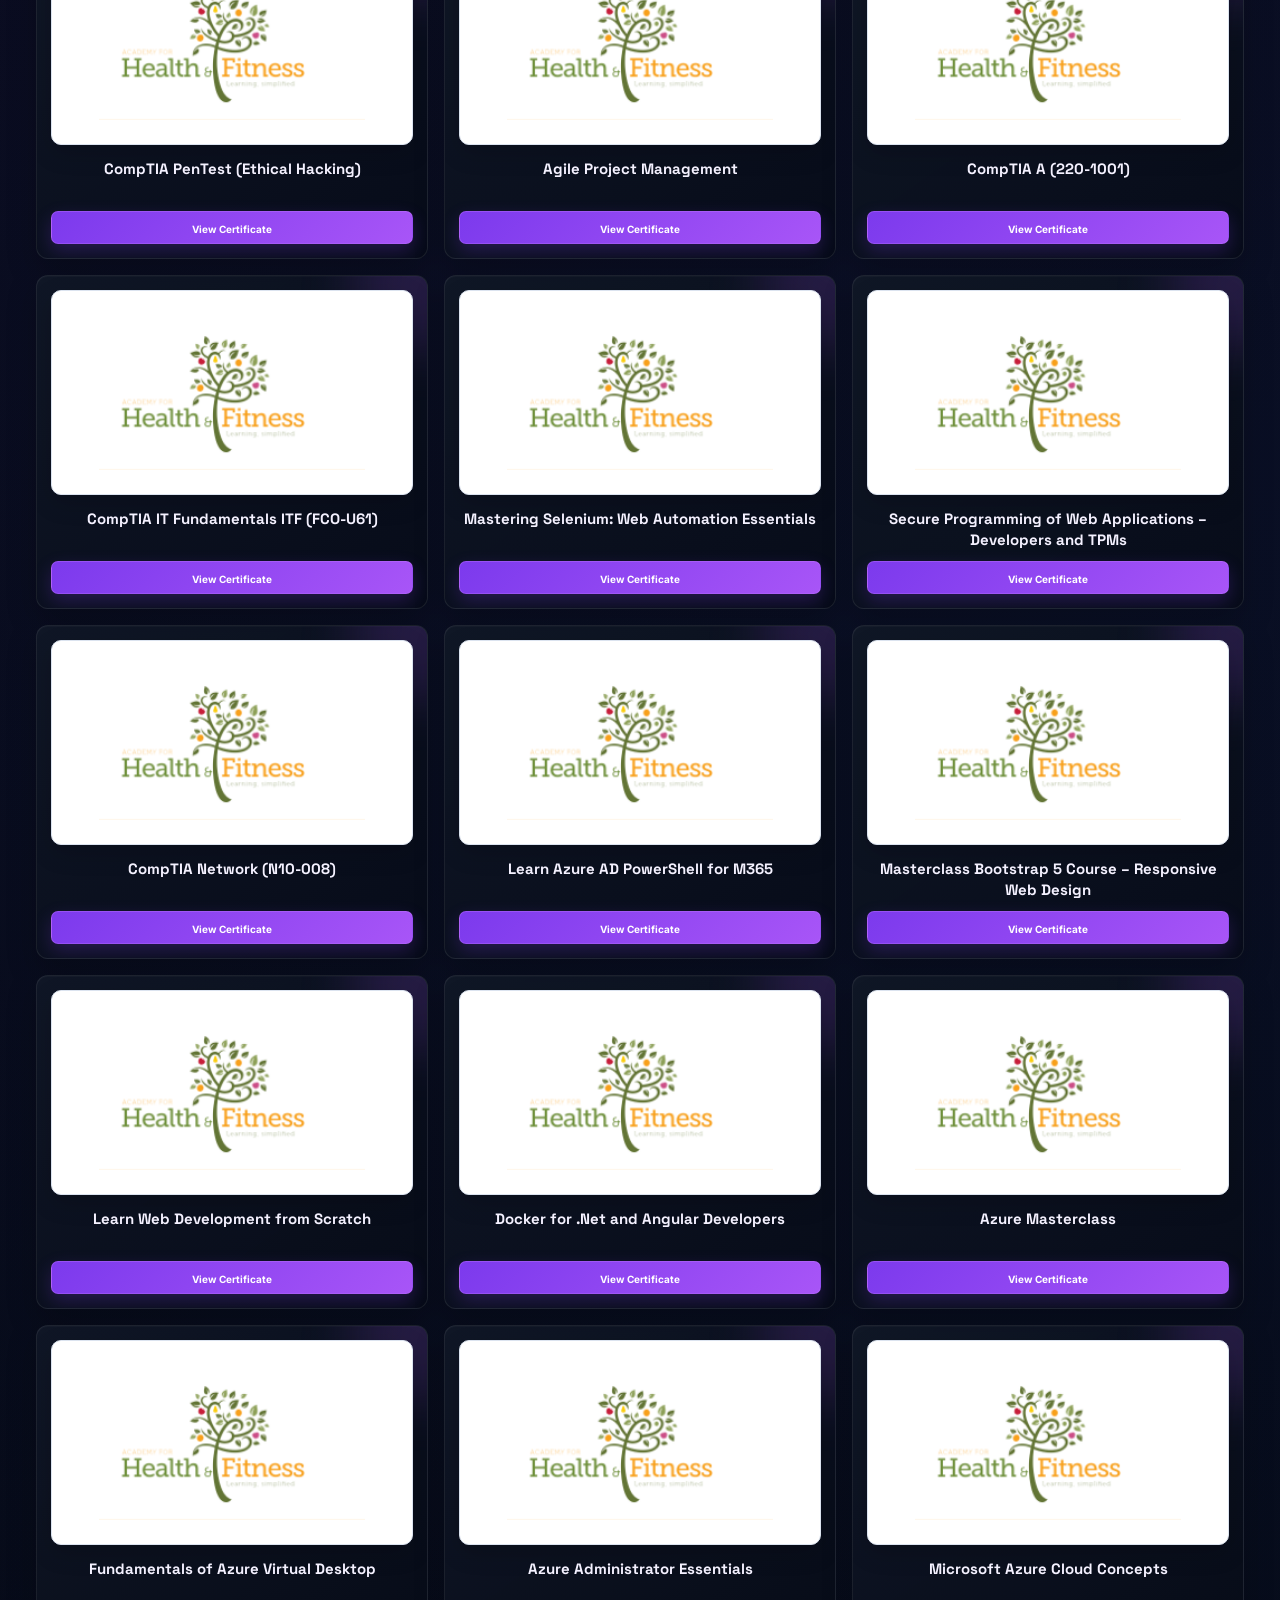
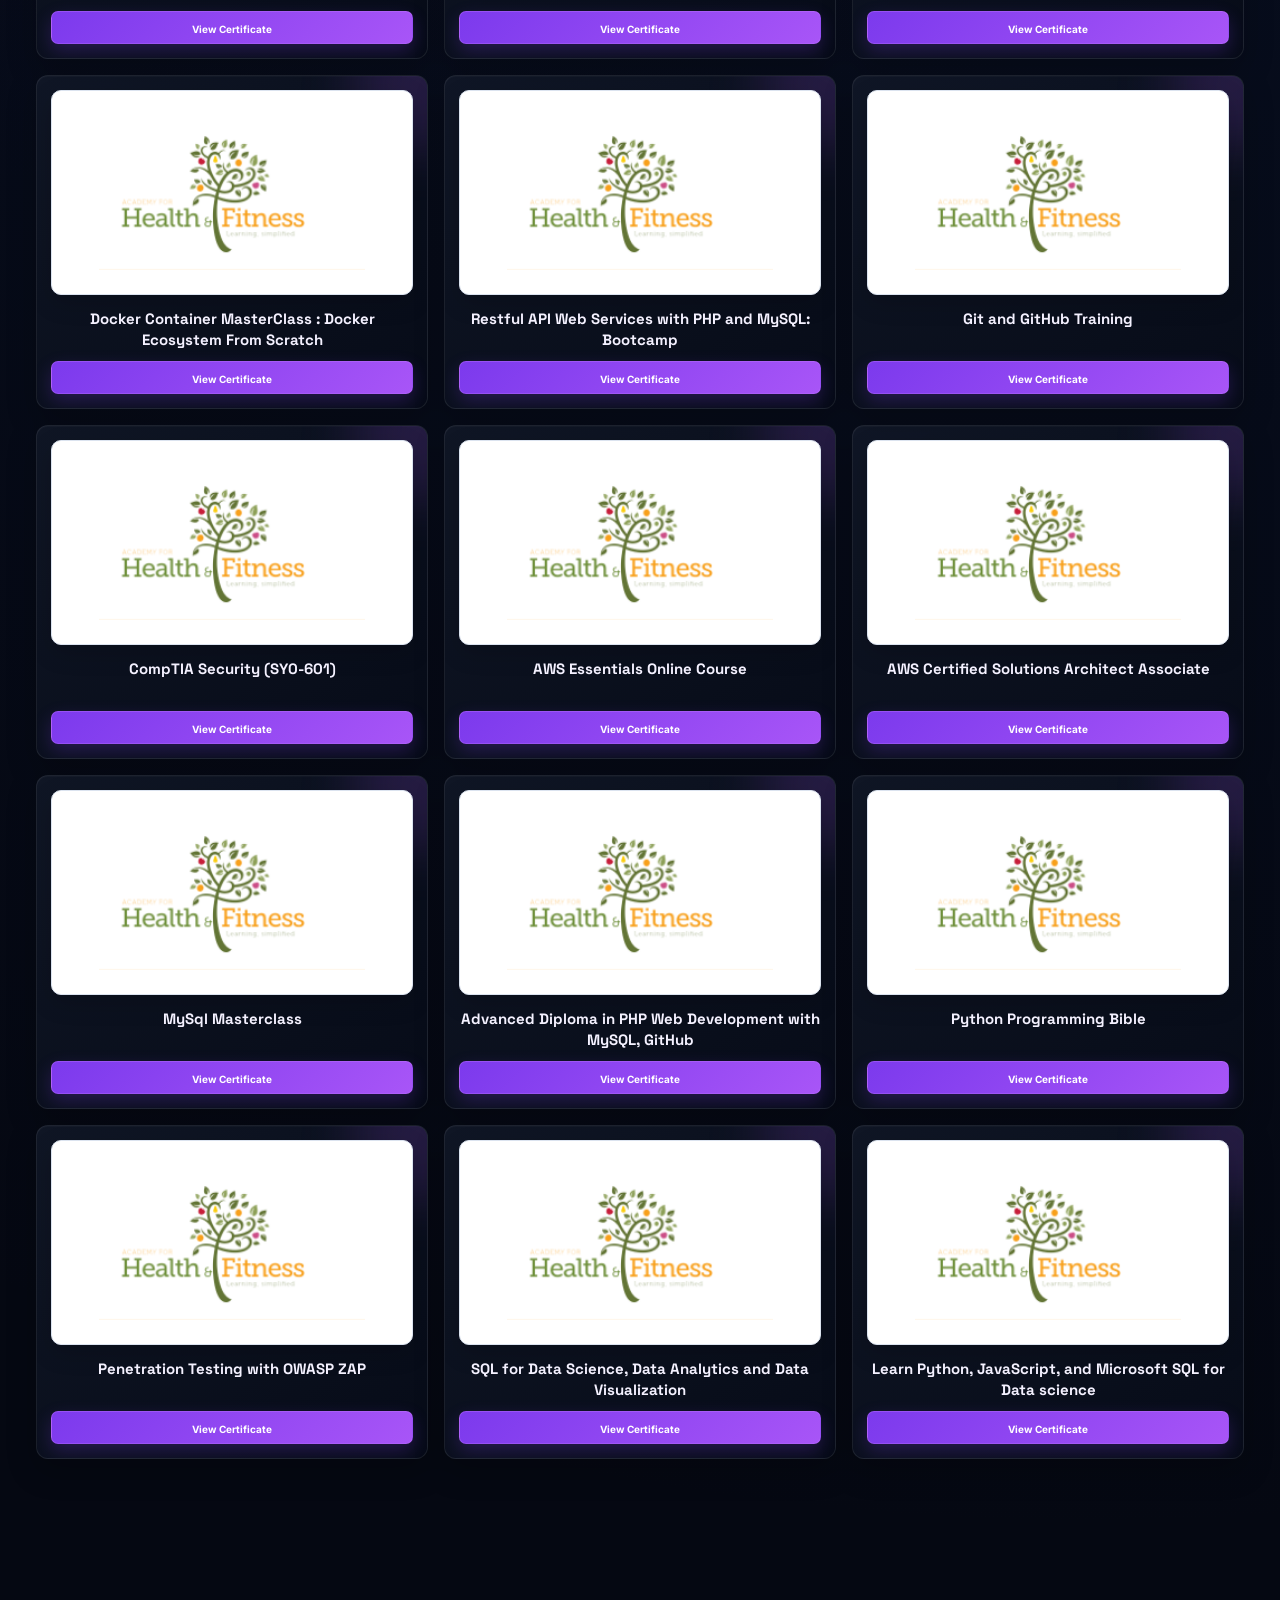
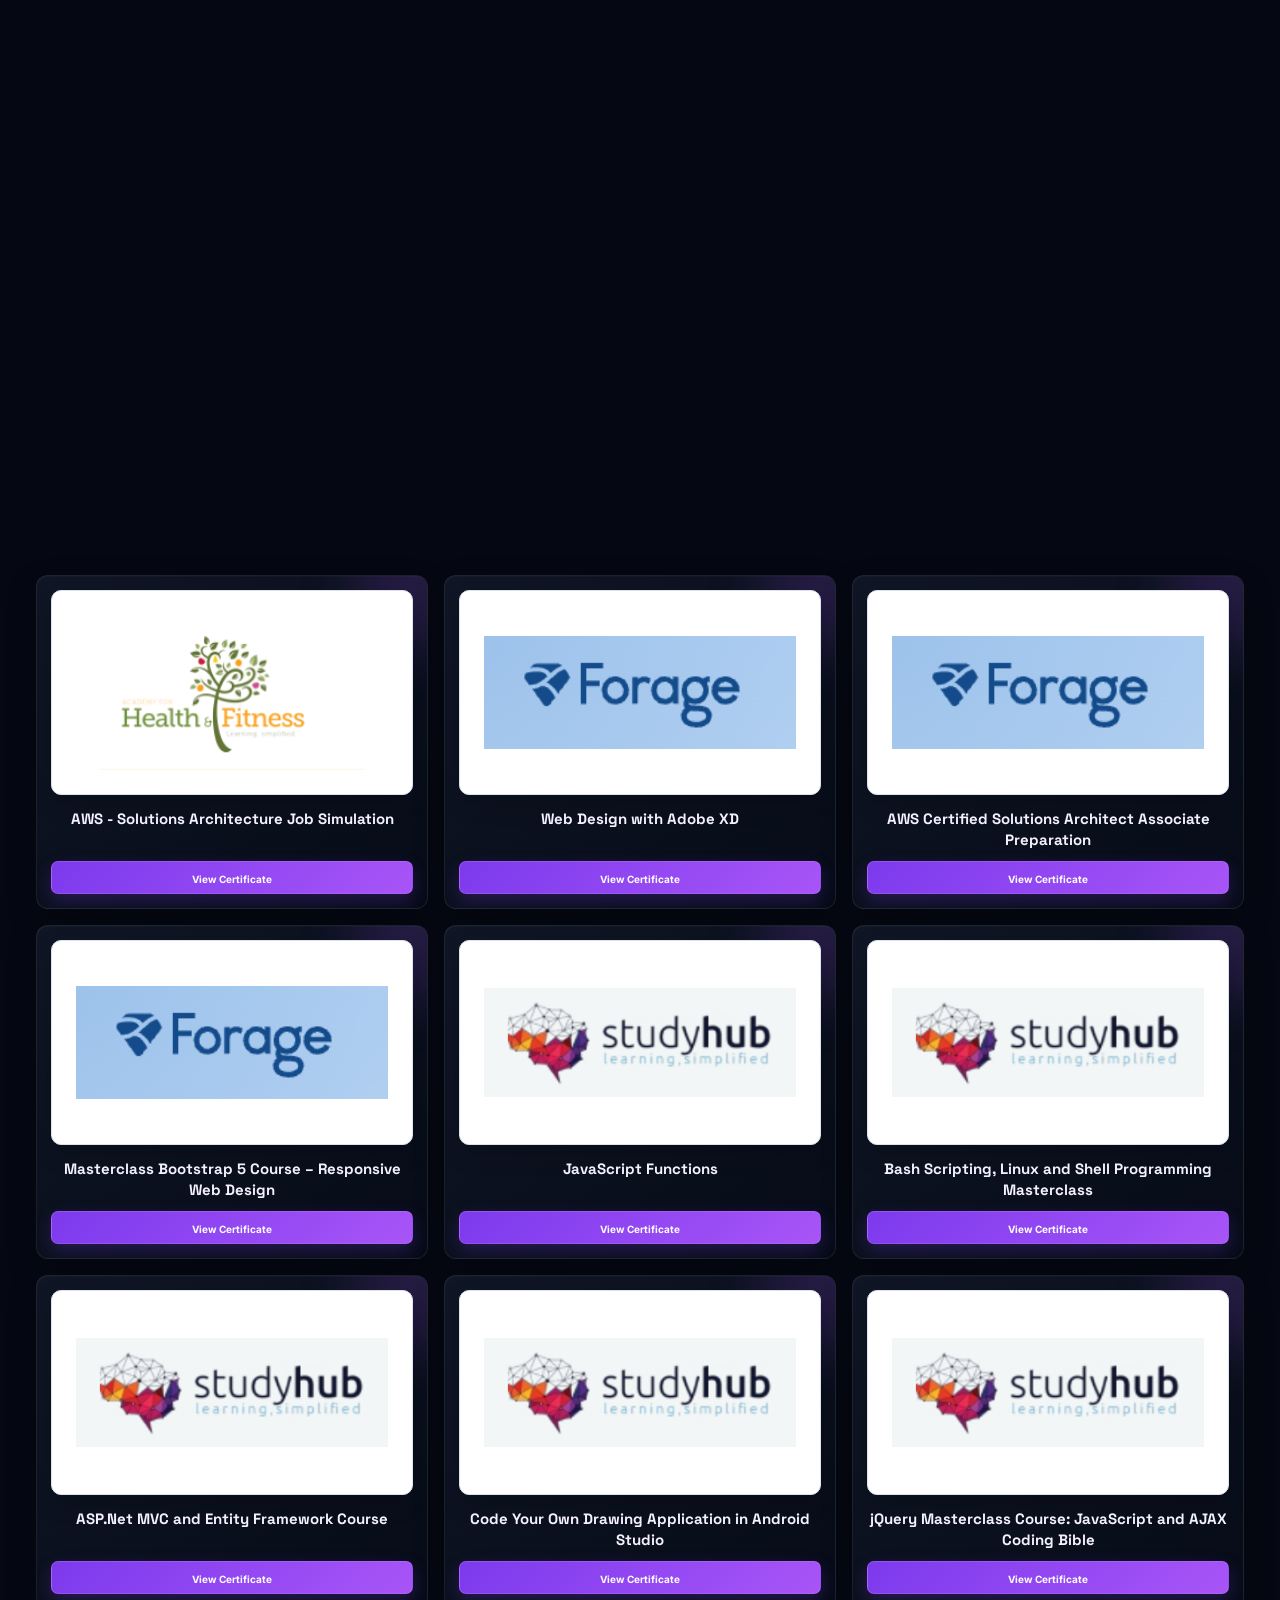
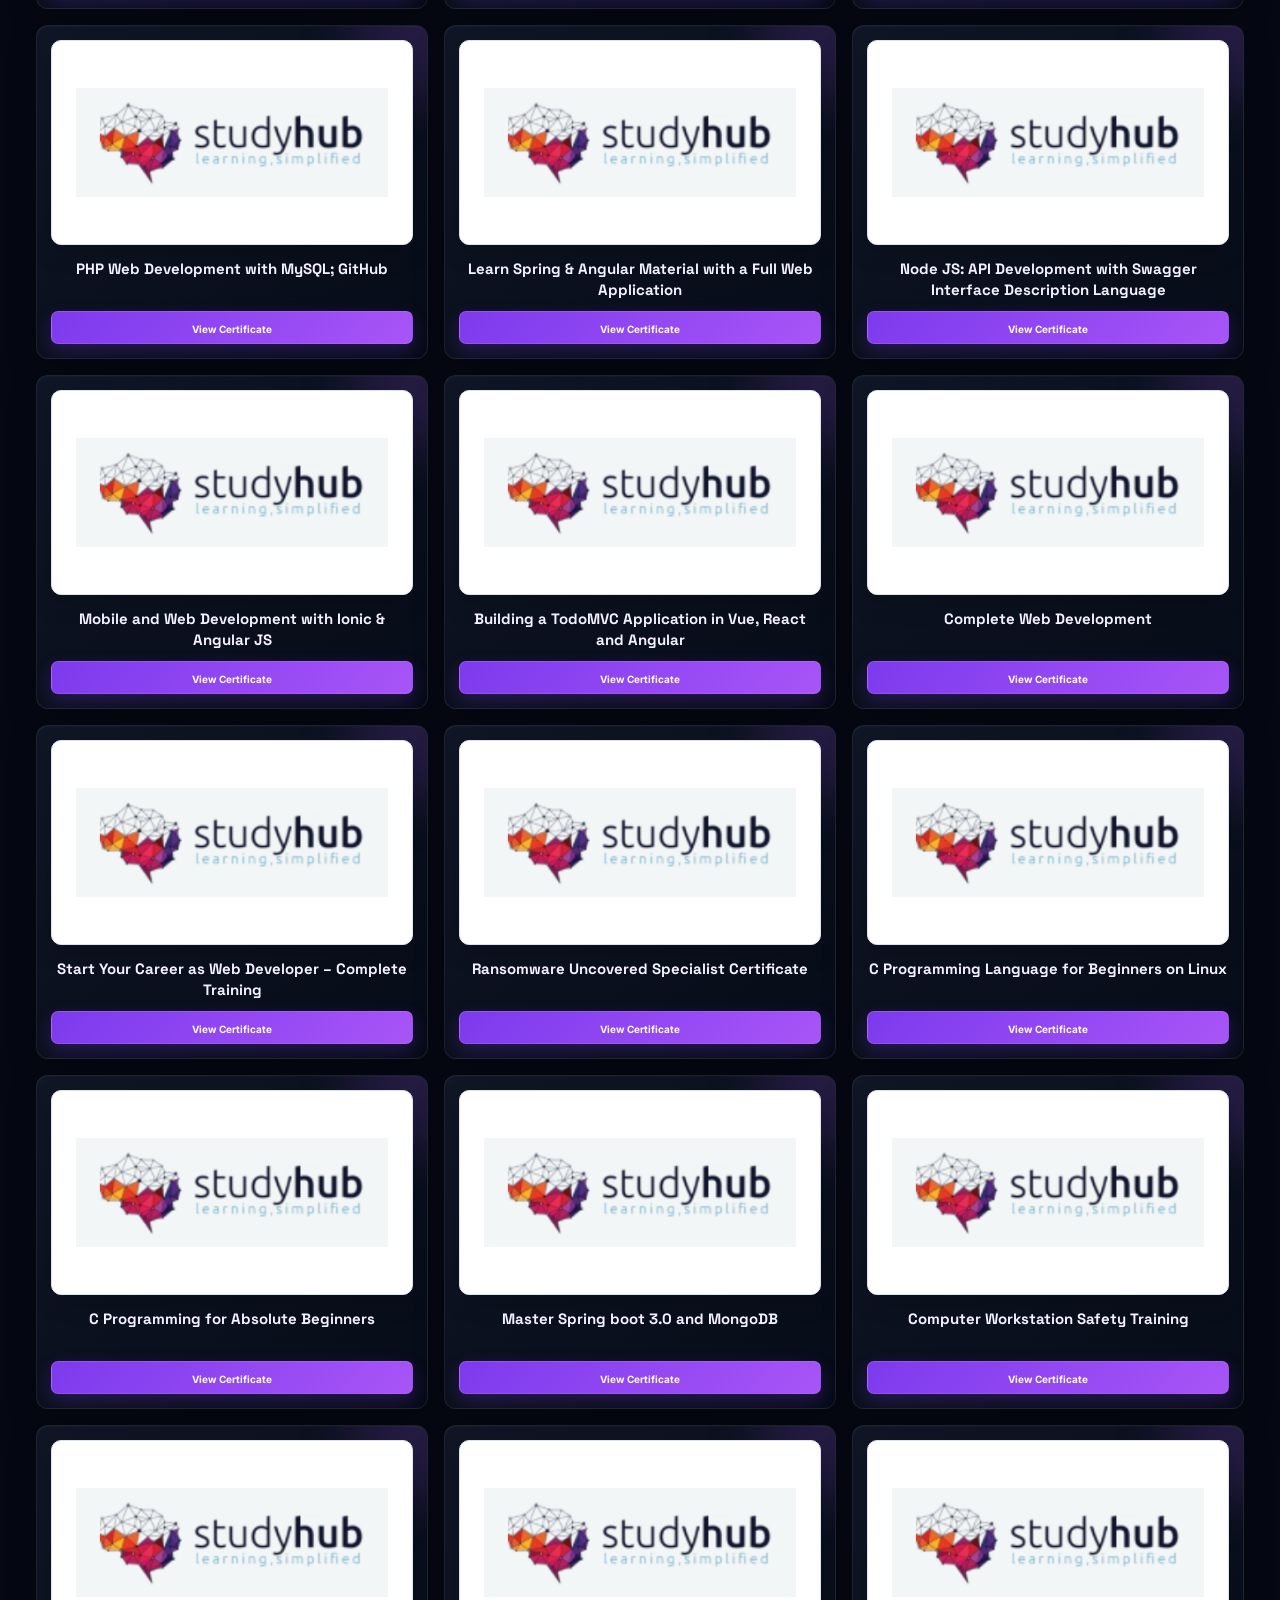
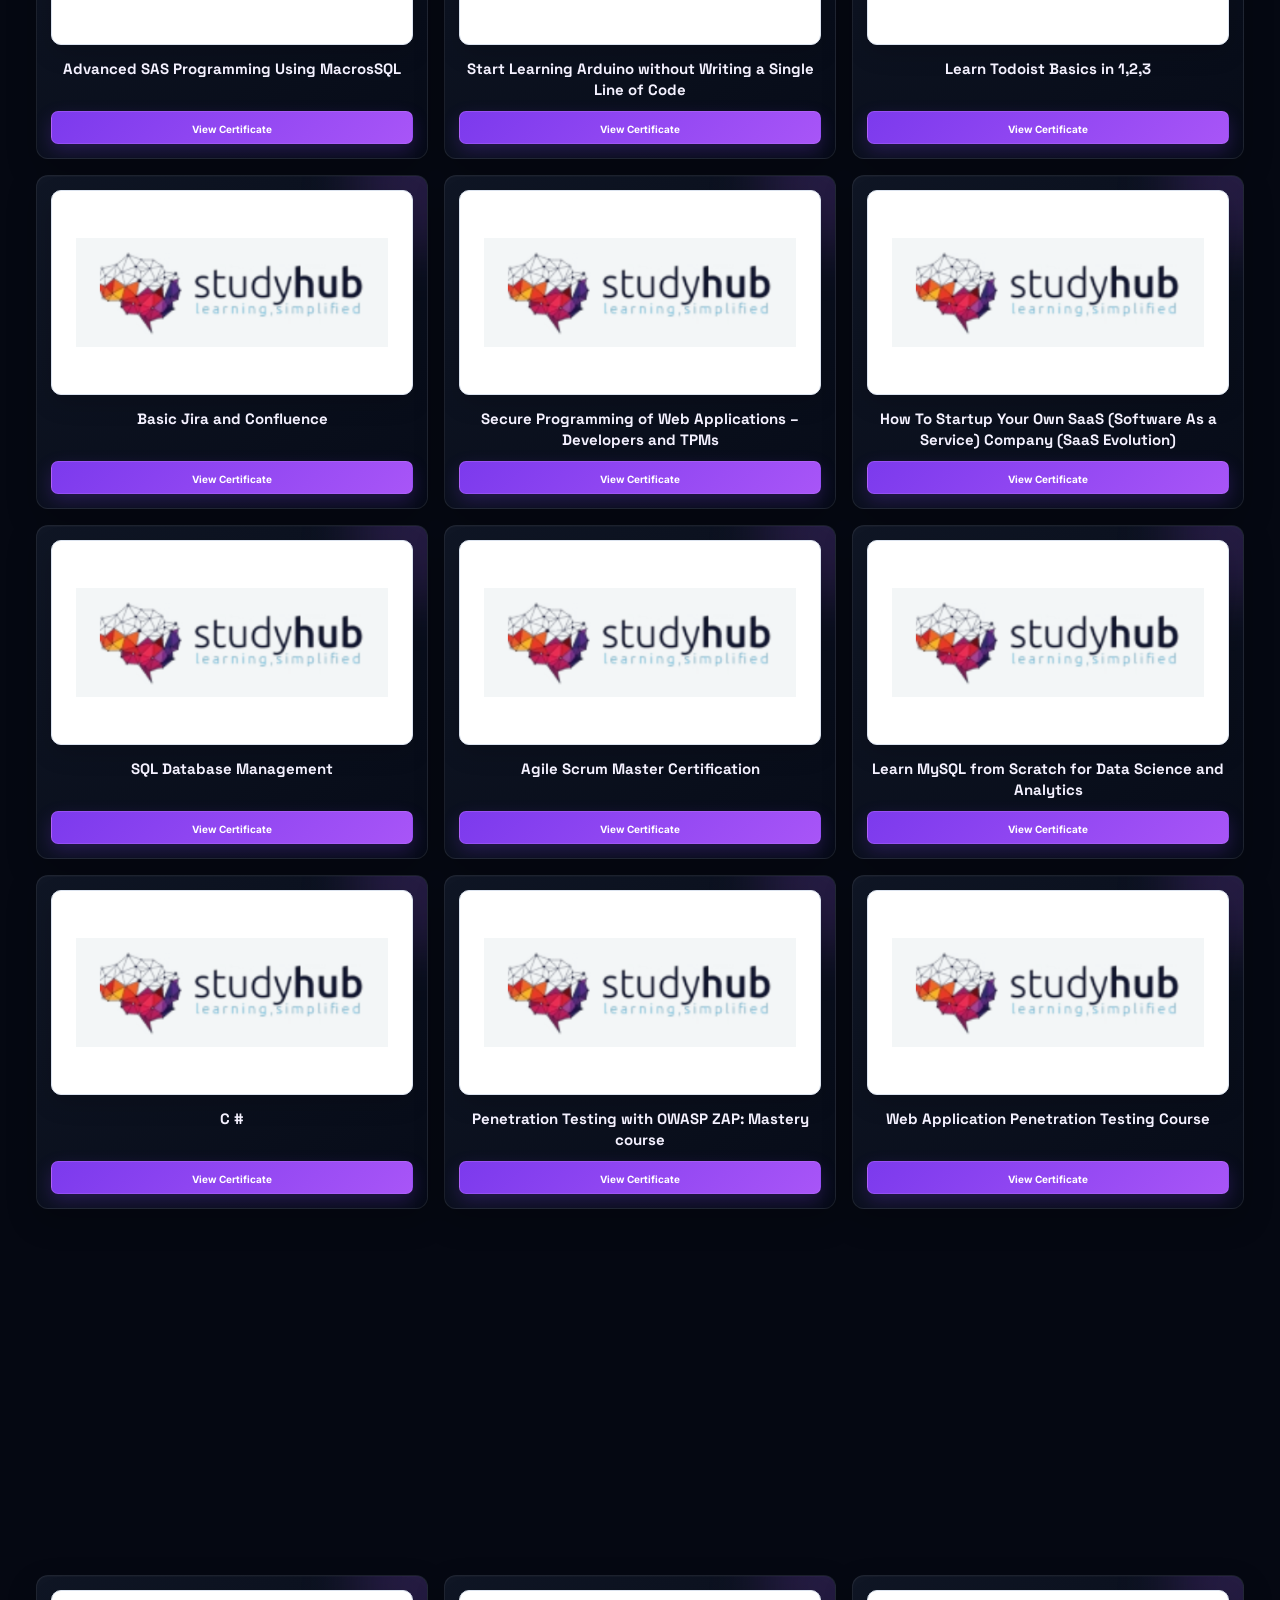
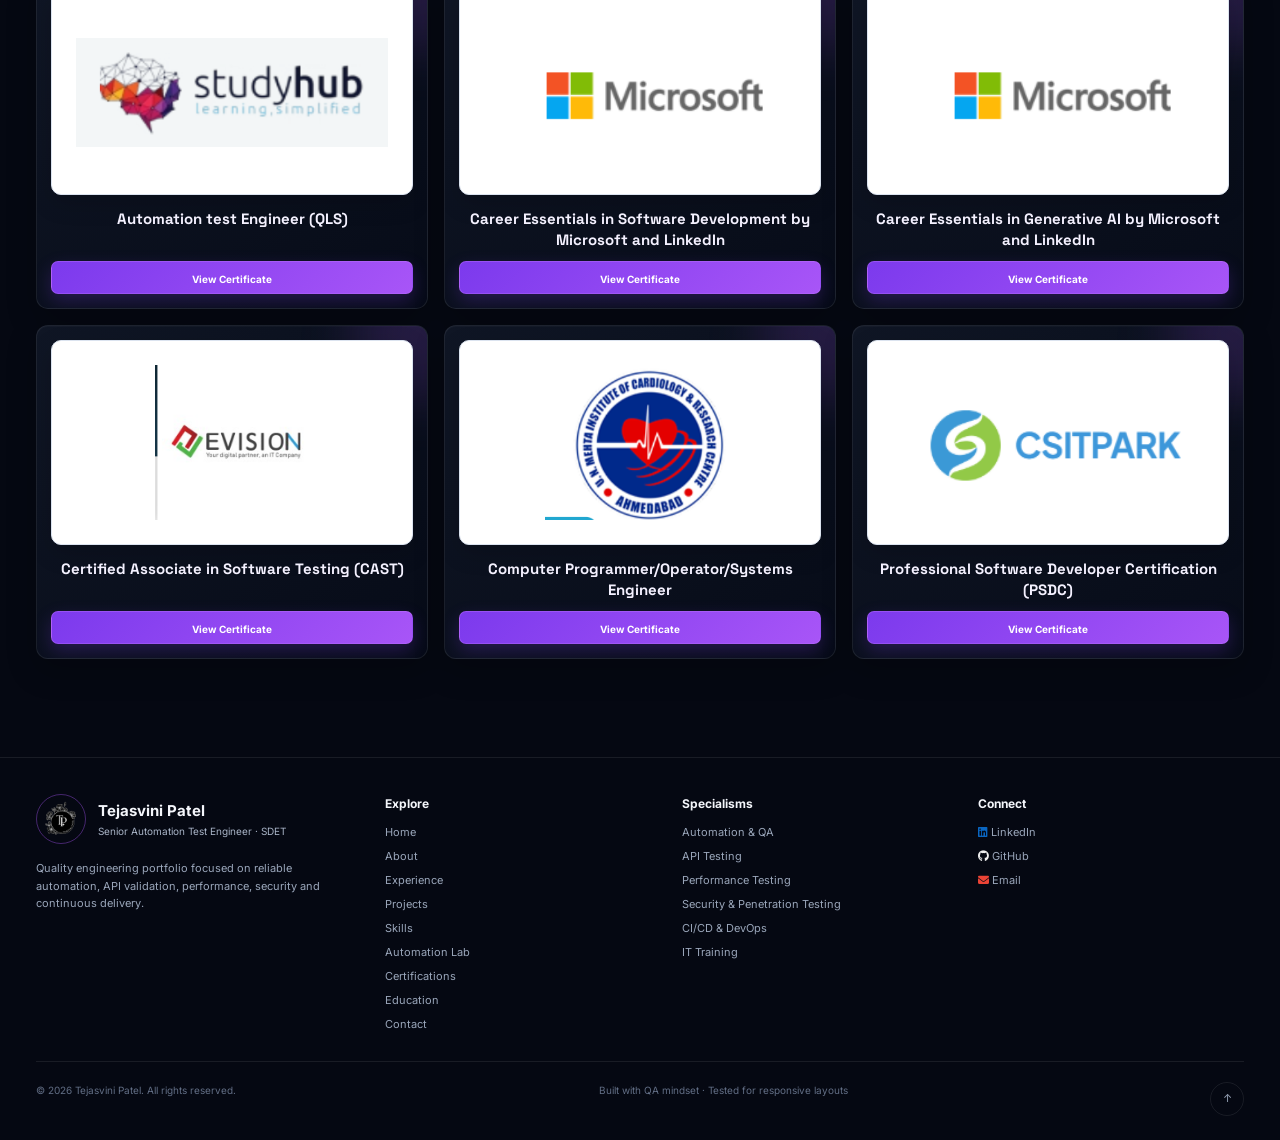
<file: certifications.html>
<!DOCTYPE html>

<html lang="en"><head><meta charset="utf-8"/><meta content="width=device-width,initial-scale=1" name="viewport"/><title>Certifications | Tejasvini Patel</title><meta content="Professional certifications and learning credentials across QA, cloud, security and software engineering." name="description"/><meta content="index,follow" name="robots"/><link href="https://tejasvinipatel.com/certifications.html" rel="canonical"/><meta content="Certifications | Tejasvini Patel" property="og:title"/><meta content="Professional certifications and learning credentials across QA, cloud, security and software engineering." property="og:description"/><meta content="https://tejasvinipatel.com/profile.png" property="og:image"/><link href="favicon.png" rel="icon"/><link href="style.css" rel="stylesheet"/><link href="https://fonts.googleapis.com" rel="preconnect"/><link href="https://fonts.googleapis.com/css2?family=Inter:wght@400;500;600;700;800&amp;family=Space+Grotesk:wght@500;600;700;800&amp;display=swap" rel="stylesheet"/><link href="https://cdnjs.cloudflare.com/ajax/libs/font-awesome/6.6.0/css/all.min.css" rel="stylesheet"/></head><body id="top"><div class="page-glow"></div><div class="progress"></div><header><div class="nav"><a class="brand" href="index.html"><img alt="Tejasvini Patel logo" class="brand-logo" src="logo.png"/><span>Tejasvini Patel</span></a><nav class="nav-links"><a href="index.html">Home</a><a href="about.html">About</a><a href="experience.html">Experience</a><a href="projects.html">Projects</a><a href="skills.html">Skills</a><a href="automation-lab.html">Automation Lab</a><a class="active" href="certifications.html">Certifications</a><a href="education.html">Education</a><a href="contact.html">Contact</a></nav><a class="cv-btn" href="Tejasvini-Patel-CV.pdf" rel="noopener" target="_blank"><i class="fa-solid fa-download"></i> Download CV</a><button aria-label="Open menu" class="menu"><i class="fa-solid fa-bars"></i></button></div><div class="mobile-menu"><a href="index.html">Home</a><a href="about.html">About</a><a href="experience.html">Experience</a><a href="projects.html">Projects</a><a href="skills.html">Skills</a><a href="automation-lab.html">Automation Lab</a><a href="certifications.html">Certifications</a><a href="education.html">Education</a><a href="contact.html">Contact</a></div></header><main><div class="wrap"><section class="page-hero reveal"><div class="kicker">Certifications</div><h1>Continuous learning, not a checkbox.</h1><p>A large learning portfolio spanning QA automation, software development, cloud, security, DevOps, databases and professional development.</p><div class="cert-count">84 learning credentials and courses listed</div></section><section class="section" style="padding-top:25px"><div class="certs-grid"><article class="cert-card card reveal"><img alt="Academy For Health &amp; Fitness logo — Coding Essentials – Javascript, ASP. Net, C# – Bonus HTML" class="cert-org-logo" loading="lazy" src="assets/organization-logos/organization-academy-health-fitness.png"/><h3>Coding Essentials – Javascript, ASP. Net, C# – Bonus HTML</h3><a aria-label="View certificate: Coding Essentials – Javascript, ASP. Net, C# – Bonus HTML" class="cert-view-btn" href="https://www.linkedin.com/in/tejasvini-patel-qa/details/certifications/" rel="noopener noreferrer" target="_blank">View Certificate</a></article><article class="cert-card card reveal"><img alt="Academy For Health &amp; Fitness logo — Azure Machine Learning" class="cert-org-logo" loading="lazy" src="assets/organization-logos/organization-academy-health-fitness.png"/><h3>Azure Machine Learning</h3><a aria-label="View certificate: Azure Machine Learning" class="cert-view-btn" href="https://www.linkedin.com/in/tejasvini-patel-qa/details/certifications/" rel="noopener noreferrer" target="_blank">View Certificate</a></article><article class="cert-card card reveal"><img alt="Academy For Health &amp; Fitness logo — Ultimate PHP &amp; MySQL Web Development &amp; OOP Coding" class="cert-org-logo" loading="lazy" src="assets/organization-logos/organization-academy-health-fitness.png"/><h3>Ultimate PHP &amp; MySQL Web Development &amp; OOP Coding</h3><a aria-label="View certificate: Ultimate PHP &amp; MySQL Web Development &amp; OOP Coding" class="cert-view-btn" href="https://www.linkedin.com/in/tejasvini-patel-qa/details/certifications/" rel="noopener noreferrer" target="_blank">View Certificate</a></article><article class="cert-card card reveal"><img alt="Academy For Health &amp; Fitness logo — SQL NoSQL Big Data and Hadoop" class="cert-org-logo" loading="lazy" src="assets/organization-logos/organization-academy-health-fitness.png"/><h3>SQL NoSQL Big Data and Hadoop</h3><a aria-label="View certificate: SQL NoSQL Big Data and Hadoop" class="cert-view-btn" href="https://www.linkedin.com/in/tejasvini-patel-qa/details/certifications/" rel="noopener noreferrer" target="_blank">View Certificate</a></article><article class="cert-card card reveal"><img alt="Academy For Health &amp; Fitness logo — Agile Scrum Master" class="cert-org-logo" loading="lazy" src="assets/organization-logos/organization-academy-health-fitness.png"/><h3>Agile Scrum Master</h3><a aria-label="View certificate: Agile Scrum Master" class="cert-view-btn" href="https://www.linkedin.com/in/tejasvini-patel-qa/details/certifications/" rel="noopener noreferrer" target="_blank">View Certificate</a></article><article class="cert-card card reveal"><img alt="Academy For Health &amp; Fitness logo — CompTIA A  (220-1002)" class="cert-org-logo" loading="lazy" src="assets/organization-logos/organization-academy-health-fitness.png"/><h3>CompTIA A  (220-1002)</h3><a aria-label="View certificate: CompTIA A  (220-1002)" class="cert-view-btn" href="https://www.linkedin.com/in/tejasvini-patel-qa/details/certifications/" rel="noopener noreferrer" target="_blank">View Certificate</a></article><article class="cert-card card reveal"><img alt="Academy For Health &amp; Fitness logo — Cloud Computing / CompTIA Cloud  (CV0-002)" class="cert-org-logo" loading="lazy" src="assets/organization-logos/organization-academy-health-fitness.png"/><h3>Cloud Computing / CompTIA Cloud  (CV0-002)</h3><a aria-label="View certificate: Cloud Computing / CompTIA Cloud  (CV0-002)" class="cert-view-btn" href="https://www.linkedin.com/in/tejasvini-patel-qa/details/certifications/" rel="noopener noreferrer" target="_blank">View Certificate</a></article><article class="cert-card card reveal"><img alt="Academy For Health &amp; Fitness logo — CompTIA CySA  Cybersecurity Analyst (CS0-002)" class="cert-org-logo" loading="lazy" src="assets/organization-logos/organization-academy-health-fitness.png"/><h3>CompTIA CySA  Cybersecurity Analyst (CS0-002)</h3><a aria-label="View certificate: CompTIA CySA  Cybersecurity Analyst (CS0-002)" class="cert-view-btn" href="https://www.linkedin.com/in/tejasvini-patel-qa/details/certifications/" rel="noopener noreferrer" target="_blank">View Certificate</a></article><article class="cert-card card reveal"><img alt="Academy For Health &amp; Fitness logo — CompTIA Network  Certification (N10-007)" class="cert-org-logo" loading="lazy" src="assets/organization-logos/organization-academy-health-fitness.png"/><h3>CompTIA Network  Certification (N10-007)</h3><a aria-label="View certificate: CompTIA Network  Certification (N10-007)" class="cert-view-btn" href="https://www.linkedin.com/in/tejasvini-patel-qa/details/certifications/" rel="noopener noreferrer" target="_blank">View Certificate</a></article><article class="cert-card card reveal"><img alt="Academy For Health &amp; Fitness logo — CompTIA PenTest  (Ethical Hacking)" class="cert-org-logo" loading="lazy" src="assets/organization-logos/organization-academy-health-fitness.png"/><h3>CompTIA PenTest  (Ethical Hacking)</h3><a aria-label="View certificate: CompTIA PenTest  (Ethical Hacking)" class="cert-view-btn" href="https://www.linkedin.com/in/tejasvini-patel-qa/details/certifications/" rel="noopener noreferrer" target="_blank">View Certificate</a></article><article class="cert-card card reveal"><img alt="Academy For Health &amp; Fitness logo — Agile Project Management" class="cert-org-logo" loading="lazy" src="assets/organization-logos/organization-academy-health-fitness.png"/><h3>Agile Project Management</h3><a aria-label="View certificate: Agile Project Management" class="cert-view-btn" href="https://www.linkedin.com/in/tejasvini-patel-qa/details/certifications/" rel="noopener noreferrer" target="_blank">View Certificate</a></article><article class="cert-card card reveal"><img alt="Academy For Health &amp; Fitness logo — CompTIA A  (220-1001)" class="cert-org-logo" loading="lazy" src="assets/organization-logos/organization-academy-health-fitness.png"/><h3>CompTIA A  (220-1001)</h3><a aria-label="View certificate: CompTIA A  (220-1001)" class="cert-view-btn" href="https://www.linkedin.com/in/tejasvini-patel-qa/details/certifications/" rel="noopener noreferrer" target="_blank">View Certificate</a></article><article class="cert-card card reveal"><img alt="Academy For Health &amp; Fitness logo — CompTIA IT Fundamentals ITF  (FCO-U61)" class="cert-org-logo" loading="lazy" src="assets/organization-logos/organization-academy-health-fitness.png"/><h3>CompTIA IT Fundamentals ITF  (FCO-U61)</h3><a aria-label="View certificate: CompTIA IT Fundamentals ITF  (FCO-U61)" class="cert-view-btn" href="https://www.linkedin.com/in/tejasvini-patel-qa/details/certifications/" rel="noopener noreferrer" target="_blank">View Certificate</a></article><article class="cert-card card reveal"><img alt="Academy For Health &amp; Fitness logo — Mastering Selenium: Web Automation Essentials" class="cert-org-logo" loading="lazy" src="assets/organization-logos/organization-academy-health-fitness.png"/><h3>Mastering Selenium: Web Automation Essentials</h3><a aria-label="View certificate: Mastering Selenium: Web Automation Essentials" class="cert-view-btn" href="https://www.linkedin.com/in/tejasvini-patel-qa/details/certifications/" rel="noopener noreferrer" target="_blank">View Certificate</a></article><article class="cert-card card reveal"><img alt="Academy For Health &amp; Fitness logo — Secure Programming of Web Applications – Developers and TPMs" class="cert-org-logo" loading="lazy" src="assets/organization-logos/organization-academy-health-fitness.png"/><h3>Secure Programming of Web Applications – Developers and TPMs</h3><a aria-label="View certificate: Secure Programming of Web Applications – Developers and TPMs" class="cert-view-btn" href="https://www.linkedin.com/in/tejasvini-patel-qa/details/certifications/" rel="noopener noreferrer" target="_blank">View Certificate</a></article><article class="cert-card card reveal"><img alt="Academy For Health &amp; Fitness logo — CompTIA Network  (N10-008)" class="cert-org-logo" loading="lazy" src="assets/organization-logos/organization-academy-health-fitness.png"/><h3>CompTIA Network  (N10-008)</h3><a aria-label="View certificate: CompTIA Network  (N10-008)" class="cert-view-btn" href="https://www.linkedin.com/in/tejasvini-patel-qa/details/certifications/" rel="noopener noreferrer" target="_blank">View Certificate</a></article><article class="cert-card card reveal"><img alt="Academy For Health &amp; Fitness logo — Learn Azure AD PowerShell for M365" class="cert-org-logo" loading="lazy" src="assets/organization-logos/organization-academy-health-fitness.png"/><h3>Learn Azure AD PowerShell for M365</h3><a aria-label="View certificate: Learn Azure AD PowerShell for M365" class="cert-view-btn" href="https://www.linkedin.com/in/tejasvini-patel-qa/details/certifications/" rel="noopener noreferrer" target="_blank">View Certificate</a></article><article class="cert-card card reveal"><img alt="Academy For Health &amp; Fitness logo — Masterclass Bootstrap 5 Course – Responsive Web Design" class="cert-org-logo" loading="lazy" src="assets/organization-logos/organization-academy-health-fitness.png"/><h3>Masterclass Bootstrap 5 Course – Responsive Web Design</h3><a aria-label="View certificate: Masterclass Bootstrap 5 Course – Responsive Web Design" class="cert-view-btn" href="https://www.linkedin.com/in/tejasvini-patel-qa/details/certifications/" rel="noopener noreferrer" target="_blank">View Certificate</a></article><article class="cert-card card reveal"><img alt="Academy For Health &amp; Fitness logo — Learn Web Development from Scratch" class="cert-org-logo" loading="lazy" src="assets/organization-logos/organization-academy-health-fitness.png"/><h3>Learn Web Development from Scratch</h3><a aria-label="View certificate: Learn Web Development from Scratch" class="cert-view-btn" href="https://www.linkedin.com/in/tejasvini-patel-qa/details/certifications/" rel="noopener noreferrer" target="_blank">View Certificate</a></article><article class="cert-card card reveal"><img alt="Academy For Health &amp; Fitness logo — Docker for .Net and Angular Developers" class="cert-org-logo" loading="lazy" src="assets/organization-logos/organization-academy-health-fitness.png"/><h3>Docker for .Net and Angular Developers</h3><a aria-label="View certificate: Docker for .Net and Angular Developers" class="cert-view-btn" href="https://www.linkedin.com/in/tejasvini-patel-qa/details/certifications/" rel="noopener noreferrer" target="_blank">View Certificate</a></article><article class="cert-card card reveal"><img alt="Academy For Health &amp; Fitness logo — Azure Masterclass" class="cert-org-logo" loading="lazy" src="assets/organization-logos/organization-academy-health-fitness.png"/><h3>Azure Masterclass</h3><a aria-label="View certificate: Azure Masterclass" class="cert-view-btn" href="https://www.linkedin.com/in/tejasvini-patel-qa/details/certifications/" rel="noopener noreferrer" target="_blank">View Certificate</a></article><article class="cert-card card reveal"><img alt="Academy For Health &amp; Fitness logo — Fundamentals of Azure Virtual Desktop" class="cert-org-logo" loading="lazy" src="assets/organization-logos/organization-academy-health-fitness.png"/><h3>Fundamentals of Azure Virtual Desktop</h3><a aria-label="View certificate: Fundamentals of Azure Virtual Desktop" class="cert-view-btn" href="https://www.linkedin.com/in/tejasvini-patel-qa/details/certifications/" rel="noopener noreferrer" target="_blank">View Certificate</a></article><article class="cert-card card reveal"><img alt="Academy For Health &amp; Fitness logo — Azure Administrator Essentials" class="cert-org-logo" loading="lazy" src="assets/organization-logos/organization-academy-health-fitness.png"/><h3>Azure Administrator Essentials</h3><a aria-label="View certificate: Azure Administrator Essentials" class="cert-view-btn" href="https://www.linkedin.com/in/tejasvini-patel-qa/details/certifications/" rel="noopener noreferrer" target="_blank">View Certificate</a></article><article class="cert-card card reveal"><img alt="Academy For Health &amp; Fitness logo — Microsoft Azure Cloud Concepts" class="cert-org-logo" loading="lazy" src="assets/organization-logos/organization-academy-health-fitness.png"/><h3>Microsoft Azure Cloud Concepts</h3><a aria-label="View certificate: Microsoft Azure Cloud Concepts" class="cert-view-btn" href="https://www.linkedin.com/in/tejasvini-patel-qa/details/certifications/" rel="noopener noreferrer" target="_blank">View Certificate</a></article><article class="cert-card card reveal"><img alt="Academy For Health &amp; Fitness logo — Docker Container MasterClass : Docker Ecosystem From Scratch" class="cert-org-logo" loading="lazy" src="assets/organization-logos/organization-academy-health-fitness.png"/><h3>Docker Container MasterClass : Docker Ecosystem From Scratch</h3><a aria-label="View certificate: Docker Container MasterClass : Docker Ecosystem From Scratch" class="cert-view-btn" href="https://www.linkedin.com/in/tejasvini-patel-qa/details/certifications/" rel="noopener noreferrer" target="_blank">View Certificate</a></article><article class="cert-card card reveal"><img alt="Academy For Health &amp; Fitness logo — Restful API Web Services with PHP and MySQL: Bootcamp" class="cert-org-logo" loading="lazy" src="assets/organization-logos/organization-academy-health-fitness.png"/><h3>Restful API Web Services with PHP and MySQL: Bootcamp</h3><a aria-label="View certificate: Restful API Web Services with PHP and MySQL: Bootcamp" class="cert-view-btn" href="https://www.linkedin.com/in/tejasvini-patel-qa/details/certifications/" rel="noopener noreferrer" target="_blank">View Certificate</a></article><article class="cert-card card reveal"><img alt="Academy For Health &amp; Fitness logo — Git and GitHub Training" class="cert-org-logo" loading="lazy" src="assets/organization-logos/organization-academy-health-fitness.png"/><h3>Git and GitHub Training</h3><a aria-label="View certificate: Git and GitHub Training" class="cert-view-btn" href="https://www.linkedin.com/in/tejasvini-patel-qa/details/certifications/" rel="noopener noreferrer" target="_blank">View Certificate</a></article><article class="cert-card card reveal"><img alt="Academy For Health &amp; Fitness logo — CompTIA Security  (SY0-601)" class="cert-org-logo" loading="lazy" src="assets/organization-logos/organization-academy-health-fitness.png"/><h3>CompTIA Security  (SY0-601)</h3><a aria-label="View certificate: CompTIA Security  (SY0-601)" class="cert-view-btn" href="https://www.linkedin.com/in/tejasvini-patel-qa/details/certifications/" rel="noopener noreferrer" target="_blank">View Certificate</a></article><article class="cert-card card reveal"><img alt="Academy For Health &amp; Fitness logo — AWS Essentials Online Course" class="cert-org-logo" loading="lazy" src="assets/organization-logos/organization-academy-health-fitness.png"/><h3>AWS Essentials Online Course</h3><a aria-label="View certificate: AWS Essentials Online Course" class="cert-view-btn" href="https://www.linkedin.com/in/tejasvini-patel-qa/details/certifications/" rel="noopener noreferrer" target="_blank">View Certificate</a></article><article class="cert-card card reveal"><img alt="Academy For Health &amp; Fitness logo — AWS Certified Solutions Architect Associate" class="cert-org-logo" loading="lazy" src="assets/organization-logos/organization-academy-health-fitness.png"/><h3>AWS Certified Solutions Architect Associate</h3><a aria-label="View certificate: AWS Certified Solutions Architect Associate" class="cert-view-btn" href="https://www.linkedin.com/in/tejasvini-patel-qa/details/certifications/" rel="noopener noreferrer" target="_blank">View Certificate</a></article><article class="cert-card card reveal"><img alt="Academy For Health &amp; Fitness logo — MySql Masterclass" class="cert-org-logo" loading="lazy" src="assets/organization-logos/organization-academy-health-fitness.png"/><h3>MySql Masterclass</h3><a aria-label="View certificate: MySql Masterclass" class="cert-view-btn" href="https://www.linkedin.com/in/tejasvini-patel-qa/details/certifications/" rel="noopener noreferrer" target="_blank">View Certificate</a></article><article class="cert-card card reveal"><img alt="Academy For Health &amp; Fitness logo — Advanced Diploma in PHP Web Development with MySQL, GitHub" class="cert-org-logo" loading="lazy" src="assets/organization-logos/organization-academy-health-fitness.png"/><h3>Advanced Diploma in PHP Web Development with MySQL, GitHub</h3><a aria-label="View certificate: Advanced Diploma in PHP Web Development with MySQL, GitHub" class="cert-view-btn" href="https://www.linkedin.com/in/tejasvini-patel-qa/details/certifications/" rel="noopener noreferrer" target="_blank">View Certificate</a></article><article class="cert-card card reveal"><img alt="Academy For Health &amp; Fitness logo — Python Programming Bible" class="cert-org-logo" loading="lazy" src="assets/organization-logos/organization-academy-health-fitness.png"/><h3>Python Programming Bible</h3><a aria-label="View certificate: Python Programming Bible" class="cert-view-btn" href="https://www.linkedin.com/in/tejasvini-patel-qa/details/certifications/" rel="noopener noreferrer" target="_blank">View Certificate</a></article><article class="cert-card card reveal"><img alt="Academy For Health &amp; Fitness logo — Penetration Testing with OWASP ZAP" class="cert-org-logo" loading="lazy" src="assets/organization-logos/organization-academy-health-fitness.png"/><h3>Penetration Testing with OWASP ZAP</h3><a aria-label="View certificate: Penetration Testing with OWASP ZAP" class="cert-view-btn" href="https://www.linkedin.com/in/tejasvini-patel-qa/details/certifications/" rel="noopener noreferrer" target="_blank">View Certificate</a></article><article class="cert-card card reveal"><img alt="Academy For Health &amp; Fitness logo — SQL for Data Science, Data Analytics and Data Visualization" class="cert-org-logo" loading="lazy" src="assets/organization-logos/organization-academy-health-fitness.png"/><h3>SQL for Data Science, Data Analytics and Data Visualization</h3><a aria-label="View certificate: SQL for Data Science, Data Analytics and Data Visualization" class="cert-view-btn" href="https://www.linkedin.com/in/tejasvini-patel-qa/details/certifications/" rel="noopener noreferrer" target="_blank">View Certificate</a></article><article class="cert-card card reveal"><img alt="Academy For Health &amp; Fitness logo — Learn Python, JavaScript, and Microsoft SQL for Data science" class="cert-org-logo" loading="lazy" src="assets/organization-logos/organization-academy-health-fitness.png"/><h3>Learn Python, JavaScript, and Microsoft SQL for Data science</h3><a aria-label="View certificate: Learn Python, JavaScript, and Microsoft SQL for Data science" class="cert-view-btn" href="https://www.linkedin.com/in/tejasvini-patel-qa/details/certifications/" rel="noopener noreferrer" target="_blank">View Certificate</a></article><article class="cert-card card reveal"><img alt="Academy For Health &amp; Fitness logo — Diploma in agile Scrum Master at QLS Level 7" class="cert-org-logo" loading="lazy" src="assets/organization-logos/organization-academy-health-fitness.png"/><h3>Learn Python, JavaScript, and Microsoft SQL for Data science</h3><a aria-label="View certificate: Learn Python, JavaScript, and Microsoft SQL for Data science" class="cert-view-btn" href="https://www.linkedin.com/in/tejasvini-patel-qa/details/certifications/" rel="noopener noreferrer" target="_blank">View Certificate</a></article><article class="cert-card card reveal"><img alt="Academy For Health &amp; Fitness logo — Advanced Diploma in CompTIA A+ (220-1002) at QLS Level 7" class="cert-org-logo" loading="lazy" src="assets/organization-logos/organization-academy-health-fitness.png"/><h3>.NET Core API Development</h3><a aria-label="View certificate: .NET Core API Development" class="cert-view-btn" href="https://www.linkedin.com/in/tejasvini-patel-qa/details/certifications/" rel="noopener noreferrer" target="_blank">View Certificate</a></article><article class="cert-card card reveal"><img alt="Academy For Health &amp; Fitness logo — Automation test Engineer (QLS)" class="cert-org-logo" loading="lazy" src="assets/organization-logos/organization-academy-health-fitness.png"/><h3>Node JS: API Development with Swagger</h3><a aria-label="View certificate: Node JS: API Development with Swagger" class="cert-view-btn" href="https://www.linkedin.com/in/tejasvini-patel-qa/details/certifications/" rel="noopener noreferrer" target="_blank">View Certificate</a></article><article class="cert-card card reveal"><img alt="Academy For Health &amp; Fitness logo — Learn Python, JavaScript, and Microsoft SQL for Data science" class="cert-org-logo" loading="lazy" src="assets/organization-logos/organization-academy-health-fitness.png"/><h3>Learn MySQL from Scratch for Data Science and Analytics</h3><a aria-label="View certificate: Learn MySQL from Scratch for Data Science and Analytics" class="cert-view-btn" href="https://www.linkedin.com/in/tejasvini-patel-qa/details/certifications/" rel="noopener noreferrer" target="_blank">View Certificate</a></article><article class="cert-card card reveal"><img alt="Academy For Health &amp; Fitness logo — .NET Core API Development" class="cert-org-logo" loading="lazy" src="assets/organization-logos/organization-academy-health-fitness.png"/><h3>Quantium - Software Engineering Job Simulation</h3><a aria-label="View certificate: Quantium - Software Engineering Job Simulation" class="cert-view-btn" href="https://www.linkedin.com/in/tejasvini-patel-qa/details/certifications/" rel="noopener noreferrer" target="_blank">View Certificate</a></article><article class="cert-card card reveal"><img alt="Academy For Health &amp; Fitness logo — Node JS: API Development with Swagger" class="cert-org-logo" loading="lazy" src="assets/organization-logos/organization-academy-health-fitness.png"/><h3>JPMorganChase - Software Engineering Job Simulation</h3><a aria-label="View certificate: JPMorganChase - Software Engineering Job Simulation" class="cert-view-btn" href="https://www.linkedin.com/in/tejasvini-patel-qa/details/certifications/" rel="noopener noreferrer" target="_blank">View Certificate</a></article><article class="cert-card card reveal"><img alt="Academy For Health &amp; Fitness logo — Learn MySQL from Scratch for Data Science and Analytics" class="cert-org-logo" loading="lazy" src="assets/organization-logos/organization-academy-health-fitness.png"/><h3>AWS - Solutions Architecture Job Simulation</h3><a aria-label="View certificate: AWS - Solutions Architecture Job Simulation" class="cert-view-btn" href="https://www.linkedin.com/in/tejasvini-patel-qa/details/certifications/" rel="noopener noreferrer" target="_blank">View Certificate</a></article><article class="cert-card card reveal"><img alt="Forage logo — Quantium - Software Engineering Job Simulation" class="cert-org-logo" loading="lazy" src="assets/organization-logos/organization-forage.png"/><h3>Web Design with Adobe XD</h3><a aria-label="View certificate: Web Design with Adobe XD" class="cert-view-btn" href="https://www.linkedin.com/in/tejasvini-patel-qa/details/certifications/" rel="noopener noreferrer" target="_blank">View Certificate</a></article><article class="cert-card card reveal"><img alt="Forage logo — JPMorganChase - Software Engineering Job Simulation" class="cert-org-logo" loading="lazy" src="assets/organization-logos/organization-forage.png"/><h3>AWS Certified Solutions Architect Associate Preparation</h3><a aria-label="View certificate: AWS Certified Solutions Architect Associate Preparation" class="cert-view-btn" href="https://www.linkedin.com/in/tejasvini-patel-qa/details/certifications/" rel="noopener noreferrer" target="_blank">View Certificate</a></article><article class="cert-card card reveal"><img alt="Forage logo — AWS - Solutions Architecture Job Simulation" class="cert-org-logo" loading="lazy" src="assets/organization-logos/organization-forage.png"/><h3>Masterclass Bootstrap 5 Course – Responsive Web Design</h3><a aria-label="View certificate: Masterclass Bootstrap 5 Course – Responsive Web Design" class="cert-view-btn" href="https://www.linkedin.com/in/tejasvini-patel-qa/details/certifications/" rel="noopener noreferrer" target="_blank">View Certificate</a></article><article class="cert-card card reveal"><img alt="Studyhub UK logo — Web Design with Adobe XD" class="cert-org-logo" loading="lazy" src="assets/organization-logos/organization-studyhub-uk.png"/><h3>JavaScript Functions</h3><a aria-label="View certificate: JavaScript Functions" class="cert-view-btn" href="https://www.linkedin.com/in/tejasvini-patel-qa/details/certifications/" rel="noopener noreferrer" target="_blank">View Certificate</a></article><article class="cert-card card reveal"><img alt="Studyhub UK logo — AWS Certified Solutions Architect Associate Preparation" class="cert-org-logo" loading="lazy" src="assets/organization-logos/organization-studyhub-uk.png"/><h3>Bash Scripting, Linux and Shell Programming Masterclass</h3><a aria-label="View certificate: Bash Scripting, Linux and Shell Programming Masterclass" class="cert-view-btn" href="https://www.linkedin.com/in/tejasvini-patel-qa/details/certifications/" rel="noopener noreferrer" target="_blank">View Certificate</a></article><article class="cert-card card reveal"><img alt="Studyhub UK logo — Masterclass Bootstrap 5 Course – Responsive Web Design" class="cert-org-logo" loading="lazy" src="assets/organization-logos/organization-studyhub-uk.png"/><h3>ASP.Net MVC and Entity Framework Course</h3><a aria-label="View certificate: ASP.Net MVC and Entity Framework Course" class="cert-view-btn" href="https://www.linkedin.com/in/tejasvini-patel-qa/details/certifications/" rel="noopener noreferrer" target="_blank">View Certificate</a></article><article class="cert-card card reveal"><img alt="Studyhub UK logo — JavaScript Functions" class="cert-org-logo" loading="lazy" src="assets/organization-logos/organization-studyhub-uk.png"/><h3>Code Your Own Drawing Application in Android Studio</h3><a aria-label="View certificate: Code Your Own Drawing Application in Android Studio" class="cert-view-btn" href="https://www.linkedin.com/in/tejasvini-patel-qa/details/certifications/" rel="noopener noreferrer" target="_blank">View Certificate</a></article><article class="cert-card card reveal"><img alt="Studyhub UK logo — Bash Scripting, Linux and Shell Programming Masterclass" class="cert-org-logo" loading="lazy" src="assets/organization-logos/organization-studyhub-uk.png"/><h3>jQuery Masterclass Course: JavaScript and AJAX Coding Bible</h3><a aria-label="View certificate: jQuery Masterclass Course: JavaScript and AJAX Coding Bible" class="cert-view-btn" href="https://www.linkedin.com/in/tejasvini-patel-qa/details/certifications/" rel="noopener noreferrer" target="_blank">View Certificate</a></article><article class="cert-card card reveal"><img alt="Studyhub UK logo — ASP.Net MVC and Entity Framework Course" class="cert-org-logo" loading="lazy" src="assets/organization-logos/organization-studyhub-uk.png"/><h3>PHP Web Development with MySQL; GitHub</h3><a aria-label="View certificate: PHP Web Development with MySQL; GitHub" class="cert-view-btn" href="https://www.linkedin.com/in/tejasvini-patel-qa/details/certifications/" rel="noopener noreferrer" target="_blank">View Certificate</a></article><article class="cert-card card reveal"><img alt="Studyhub UK logo — Code Your Own Drawing Application in Android Studio" class="cert-org-logo" loading="lazy" src="assets/organization-logos/organization-studyhub-uk.png"/><h3>Learn Spring &amp; Angular Material with a Full Web Application</h3><a aria-label="View certificate: Learn Spring &amp; Angular Material with a Full Web Application" class="cert-view-btn" href="https://www.linkedin.com/in/tejasvini-patel-qa/details/certifications/" rel="noopener noreferrer" target="_blank">View Certificate</a></article><article class="cert-card card reveal"><img alt="Studyhub UK logo — jQuery Masterclass Course: JavaScript and AJAX Coding Bible" class="cert-org-logo" loading="lazy" src="assets/organization-logos/organization-studyhub-uk.png"/><h3>Node JS: API Development with Swagger Interface Description Language</h3><a aria-label="View certificate: Node JS: API Development with Swagger Interface Description Language" class="cert-view-btn" href="https://www.linkedin.com/in/tejasvini-patel-qa/details/certifications/" rel="noopener noreferrer" target="_blank">View Certificate</a></article><article class="cert-card card reveal"><img alt="Studyhub UK logo — PHP Web Development with MySQL; GitHub" class="cert-org-logo" loading="lazy" src="assets/organization-logos/organization-studyhub-uk.png"/><h3>Mobile and Web Development with Ionic &amp; Angular JS</h3><a aria-label="View certificate: Mobile and Web Development with Ionic &amp; Angular JS" class="cert-view-btn" href="https://www.linkedin.com/in/tejasvini-patel-qa/details/certifications/" rel="noopener noreferrer" target="_blank">View Certificate</a></article><article class="cert-card card reveal"><img alt="Studyhub UK logo — Learn Spring &amp; Angular Material with a Full Web Application" class="cert-org-logo" loading="lazy" src="assets/organization-logos/organization-studyhub-uk.png"/><h3>Building a TodoMVC Application in Vue, React and Angular</h3><a aria-label="View certificate: Building a TodoMVC Application in Vue, React and Angular" class="cert-view-btn" href="https://www.linkedin.com/in/tejasvini-patel-qa/details/certifications/" rel="noopener noreferrer" target="_blank">View Certificate</a></article><article class="cert-card card reveal"><img alt="Studyhub UK logo — Node JS: API Development with Swagger Interface Description Language" class="cert-org-logo" loading="lazy" src="assets/organization-logos/organization-studyhub-uk.png"/><h3>Complete Web Development</h3><a aria-label="View certificate: Complete Web Development" class="cert-view-btn" href="https://www.linkedin.com/in/tejasvini-patel-qa/details/certifications/" rel="noopener noreferrer" target="_blank">View Certificate</a></article><article class="cert-card card reveal"><img alt="Studyhub UK logo — Mobile and Web Development with Ionic &amp; Angular JS" class="cert-org-logo" loading="lazy" src="assets/organization-logos/organization-studyhub-uk.png"/><h3>Start Your Career as Web Developer – Complete Training</h3><a aria-label="View certificate: Start Your Career as Web Developer – Complete Training" class="cert-view-btn" href="https://www.linkedin.com/in/tejasvini-patel-qa/details/certifications/" rel="noopener noreferrer" target="_blank">View Certificate</a></article><article class="cert-card card reveal"><img alt="Studyhub UK logo — Building a TodoMVC Application in Vue, React and Angular" class="cert-org-logo" loading="lazy" src="assets/organization-logos/organization-studyhub-uk.png"/><h3>Ransomware Uncovered Specialist Certificate</h3><a aria-label="View certificate: Ransomware Uncovered Specialist Certificate" class="cert-view-btn" href="https://www.linkedin.com/in/tejasvini-patel-qa/details/certifications/" rel="noopener noreferrer" target="_blank">View Certificate</a></article><article class="cert-card card reveal"><img alt="Studyhub UK logo — Complete Web Development" class="cert-org-logo" loading="lazy" src="assets/organization-logos/organization-studyhub-uk.png"/><h3>C Programming Language for Beginners on Linux</h3><a aria-label="View certificate: C Programming Language for Beginners on Linux" class="cert-view-btn" href="https://www.linkedin.com/in/tejasvini-patel-qa/details/certifications/" rel="noopener noreferrer" target="_blank">View Certificate</a></article><article class="cert-card card reveal"><img alt="Studyhub UK logo — Start Your Career as Web Developer – Complete Training" class="cert-org-logo" loading="lazy" src="assets/organization-logos/organization-studyhub-uk.png"/><h3>C   Programming for Absolute Beginners</h3><a aria-label="View certificate: C   Programming for Absolute Beginners" class="cert-view-btn" href="https://www.linkedin.com/in/tejasvini-patel-qa/details/certifications/" rel="noopener noreferrer" target="_blank">View Certificate</a></article><article class="cert-card card reveal"><img alt="Studyhub UK logo — Ransomware Uncovered Specialist Certificate" class="cert-org-logo" loading="lazy" src="assets/organization-logos/organization-studyhub-uk.png"/><h3>Master Spring boot 3.0 and MongoDB</h3><a aria-label="View certificate: Master Spring boot 3.0 and MongoDB" class="cert-view-btn" href="https://www.linkedin.com/in/tejasvini-patel-qa/details/certifications/" rel="noopener noreferrer" target="_blank">View Certificate</a></article><article class="cert-card card reveal"><img alt="Studyhub UK logo — C Programming Language for Beginners on Linux" class="cert-org-logo" loading="lazy" src="assets/organization-logos/organization-studyhub-uk.png"/><h3>Computer Workstation Safety Training</h3><a aria-label="View certificate: Computer Workstation Safety Training" class="cert-view-btn" href="https://www.linkedin.com/in/tejasvini-patel-qa/details/certifications/" rel="noopener noreferrer" target="_blank">View Certificate</a></article><article class="cert-card card reveal"><img alt="Studyhub UK logo — C   Programming for Absolute Beginners" class="cert-org-logo" loading="lazy" src="assets/organization-logos/organization-studyhub-uk.png"/><h3>Advanced SAS Programming Using MacrosSQL</h3><a aria-label="View certificate: Advanced SAS Programming Using MacrosSQL" class="cert-view-btn" href="https://www.linkedin.com/in/tejasvini-patel-qa/details/certifications/" rel="noopener noreferrer" target="_blank">View Certificate</a></article><article class="cert-card card reveal"><img alt="Studyhub UK logo — Master Spring boot 3.0 and MongoDB" class="cert-org-logo" loading="lazy" src="assets/organization-logos/organization-studyhub-uk.png"/><h3>Start Learning Arduino without Writing a Single Line of Code</h3><a aria-label="View certificate: Start Learning Arduino without Writing a Single Line of Code" class="cert-view-btn" href="https://www.linkedin.com/in/tejasvini-patel-qa/details/certifications/" rel="noopener noreferrer" target="_blank">View Certificate</a></article><article class="cert-card card reveal"><img alt="Studyhub UK logo — Computer Workstation Safety Training" class="cert-org-logo" loading="lazy" src="assets/organization-logos/organization-studyhub-uk.png"/><h3>Learn Todoist Basics in 1,2,3</h3><a aria-label="View certificate: Learn Todoist Basics in 1,2,3" class="cert-view-btn" href="https://www.linkedin.com/in/tejasvini-patel-qa/details/certifications/" rel="noopener noreferrer" target="_blank">View Certificate</a></article><article class="cert-card card reveal"><img alt="Studyhub UK logo — Advanced SAS Programming Using MacrosSQL" class="cert-org-logo" loading="lazy" src="assets/organization-logos/organization-studyhub-uk.png"/><h3>Basic Jira and Confluence</h3><a aria-label="View certificate: Basic Jira and Confluence" class="cert-view-btn" href="https://www.linkedin.com/in/tejasvini-patel-qa/details/certifications/" rel="noopener noreferrer" target="_blank">View Certificate</a></article><article class="cert-card card reveal"><img alt="Studyhub UK logo — Start Learning Arduino without Writing a Single Line of Code" class="cert-org-logo" loading="lazy" src="assets/organization-logos/organization-studyhub-uk.png"/><h3>Secure Programming of Web Applications – Developers and TPMs</h3><a aria-label="View certificate: Secure Programming of Web Applications – Developers and TPMs" class="cert-view-btn" href="https://www.linkedin.com/in/tejasvini-patel-qa/details/certifications/" rel="noopener noreferrer" target="_blank">View Certificate</a></article><article class="cert-card card reveal"><img alt="Studyhub UK logo — Learn Todoist Basics in 1,2,3" class="cert-org-logo" loading="lazy" src="assets/organization-logos/organization-studyhub-uk.png"/><h3>How To Startup Your Own SaaS (Software As a Service) Company (SaaS Evolution)</h3><a aria-label="View certificate: How To Startup Your Own SaaS (Software As a Service) Company (SaaS Evolution)" class="cert-view-btn" href="https://www.linkedin.com/in/tejasvini-patel-qa/details/certifications/" rel="noopener noreferrer" target="_blank">View Certificate</a></article><article class="cert-card card reveal"><img alt="Studyhub UK logo — Basic Jira and Confluence" class="cert-org-logo" loading="lazy" src="assets/organization-logos/organization-studyhub-uk.png"/><h3>SQL Database Management</h3><a aria-label="View certificate: SQL Database Management" class="cert-view-btn" href="https://www.linkedin.com/in/tejasvini-patel-qa/details/certifications/" rel="noopener noreferrer" target="_blank">View Certificate</a></article><article class="cert-card card reveal"><img alt="Studyhub UK logo — Secure Programming of Web Applications – Developers and TPMs" class="cert-org-logo" loading="lazy" src="assets/organization-logos/organization-studyhub-uk.png"/><h3>Agile Scrum Master Certification</h3><a aria-label="View certificate: Agile Scrum Master Certification" class="cert-view-btn" href="https://www.linkedin.com/in/tejasvini-patel-qa/details/certifications/" rel="noopener noreferrer" target="_blank">View Certificate</a></article><article class="cert-card card reveal"><img alt="Studyhub UK logo — How To Startup Your Own SaaS (Software As a Service) Company (SaaS Evolution)" class="cert-org-logo" loading="lazy" src="assets/organization-logos/organization-studyhub-uk.png"/><h3>Learn MySQL from Scratch for Data Science and Analytics</h3><a aria-label="View certificate: Learn MySQL from Scratch for Data Science and Analytics" class="cert-view-btn" href="https://www.linkedin.com/in/tejasvini-patel-qa/details/certifications/" rel="noopener noreferrer" target="_blank">View Certificate</a></article><article class="cert-card card reveal"><img alt="Studyhub UK logo — SQL Database Management" class="cert-org-logo" loading="lazy" src="assets/organization-logos/organization-studyhub-uk.png"/><h3>C #</h3><a aria-label="View certificate: C #" class="cert-view-btn" href="https://www.linkedin.com/in/tejasvini-patel-qa/details/certifications/" rel="noopener noreferrer" target="_blank">View Certificate</a></article><article class="cert-card card reveal"><img alt="Studyhub UK logo — Agile Scrum Master Certification" class="cert-org-logo" loading="lazy" src="assets/organization-logos/organization-studyhub-uk.png"/><h3>Penetration Testing with OWASP ZAP: Mastery course</h3><a aria-label="View certificate: Penetration Testing with OWASP ZAP: Mastery course" class="cert-view-btn" href="https://www.linkedin.com/in/tejasvini-patel-qa/details/certifications/" rel="noopener noreferrer" target="_blank">View Certificate</a></article><article class="cert-card card reveal"><img alt="Studyhub UK logo — Learn MySQL from Scratch for Data Science and Analytics" class="cert-org-logo" loading="lazy" src="assets/organization-logos/organization-studyhub-uk.png"/><h3>Web Application Penetration Testing Course</h3><a aria-label="View certificate: Web Application Penetration Testing Course" class="cert-view-btn" href="https://www.linkedin.com/in/tejasvini-patel-qa/details/certifications/" rel="noopener noreferrer" target="_blank">View Certificate</a></article><article class="cert-card card reveal"><img alt="Studyhub UK logo — C #" class="cert-org-logo" loading="lazy" src="assets/organization-logos/organization-studyhub-uk.png"/><h3>Web Applications for Specialisation on Development</h3><a aria-label="View certificate: Web Applications for Specialisation on Development" class="cert-view-btn" href="https://www.linkedin.com/in/tejasvini-patel-qa/details/certifications/" rel="noopener noreferrer" target="_blank">View Certificate</a></article><article class="cert-card card reveal"><img alt="Studyhub UK logo — Penetration Testing with OWASP ZAP: Mastery course" class="cert-org-logo" loading="lazy" src="assets/organization-logos/organization-studyhub-uk.png"/><h3>Diploma in agile Scrum Master at QLS Level 7</h3><a aria-label="View certificate: Diploma in agile Scrum Master at QLS Level 7" class="cert-view-btn" href="https://www.linkedin.com/in/tejasvini-patel-qa/details/certifications/" rel="noopener noreferrer" target="_blank">View Certificate</a></article><article class="cert-card card reveal"><img alt="Studyhub UK logo — Web Application Penetration Testing Course" class="cert-org-logo" loading="lazy" src="assets/organization-logos/organization-studyhub-uk.png"/><h3>Advanced Diploma in CompTIA A+ (220-1002) at QLS Level 7</h3><a aria-label="View certificate: Advanced Diploma in CompTIA A+ (220-1002) at QLS Level 7" class="cert-view-btn" href="https://www.linkedin.com/in/tejasvini-patel-qa/details/certifications/" rel="noopener noreferrer" target="_blank">View Certificate</a></article><article class="cert-card card reveal"><img alt="Studyhub UK logo — Web Applications for Specialisation on Development" class="cert-org-logo" loading="lazy" src="assets/organization-logos/organization-studyhub-uk.png"/><h3>Automation test Engineer (QLS)</h3><a aria-label="View certificate: Automation test Engineer (QLS)" class="cert-view-btn" href="https://www.linkedin.com/in/tejasvini-patel-qa/details/certifications/" rel="noopener noreferrer" target="_blank">View Certificate</a></article><article class="cert-card card reveal"><img alt="Microsoft logo — Career Essentials in Software Development by Microsoft and LinkedIn" class="cert-org-logo" loading="lazy" src="assets/organization-logos/organization-microsoft.png"/><h3>Career Essentials in Software Development by Microsoft and LinkedIn</h3><a aria-label="View certificate: Career Essentials in Software Development by Microsoft and LinkedIn" class="cert-view-btn" href="https://www.linkedin.com/in/tejasvini-patel-qa/details/certifications/" rel="noopener noreferrer" target="_blank">View Certificate</a></article><article class="cert-card card reveal"><img alt="Microsoft logo — Career Essentials in Generative AI by Microsoft and LinkedIn" class="cert-org-logo" loading="lazy" src="assets/organization-logos/organization-microsoft.png"/><h3>Career Essentials in Generative AI by Microsoft and LinkedIn</h3><a aria-label="View certificate: Career Essentials in Generative AI by Microsoft and LinkedIn" class="cert-view-btn" href="https://www.linkedin.com/in/tejasvini-patel-qa/details/certifications/" rel="noopener noreferrer" target="_blank">View Certificate</a></article><article class="cert-card card reveal"><img alt="Evision IT Solution logo — Certified Associate in Software Testing (CAST)" class="cert-org-logo" loading="lazy" src="assets/organization-logos/organization-evision.png"/><h3>Certified Associate in Software Testing (CAST)</h3><a aria-label="View certificate: Certified Associate in Software Testing (CAST)" class="cert-view-btn" href="https://www.linkedin.com/in/tejasvini-patel-qa/details/certifications/" rel="noopener noreferrer" target="_blank">View Certificate</a></article><article class="cert-card card reveal"><img alt="B. J. Medical College, Ahmedabad logo — Computer Programmer/Operator/Systems Engineer" class="cert-org-logo" loading="lazy" src="assets/organization-logos/organization-bj-medical-college.png"/><h3>Computer Programmer/Operator/Systems Engineer</h3><a aria-label="View certificate: Computer Programmer/Operator/Systems Engineer" class="cert-view-btn" href="https://www.linkedin.com/in/tejasvini-patel-qa/details/certifications/" rel="noopener noreferrer" target="_blank">View Certificate</a></article><article class="cert-card card reveal"><img alt="Crucial Software and IT Park Pvt Ltd (CSITPARK) logo — Professional Software Developer Certification (PSDC)" class="cert-org-logo" loading="lazy" src="assets/organization-logos/organization-csitpark.png"/><h3>Professional Software Developer Certification (PSDC)</h3><a aria-label="View certificate: Professional Software Developer Certification (PSDC)" class="cert-view-btn" href="https://www.linkedin.com/in/tejasvini-patel-qa/details/certifications/" rel="noopener noreferrer" target="_blank">View Certificate</a></article></div></section></div></main><footer class="footer"><div class="footer-main wrap"><div><div class="footer-brand"><img alt="Tejasvini Patel logo" class="footer-logo" src="logo.png"/><div><strong>Tejasvini Patel</strong><div class="muted" style="font-size:10px">Senior Automation Test Engineer · SDET</div></div></div><p style="margin-top:16px;max-width:360px">Quality engineering portfolio focused on reliable automation, API validation, performance, security and continuous delivery.</p></div><div><h4>Explore</h4><div class="footer-links"><a href="index.html">Home</a><a href="about.html">About</a><a href="experience.html">Experience</a><a href="projects.html">Projects</a><a href="skills.html">Skills</a><a href="automation-lab.html">Automation Lab</a><a href="certifications.html">Certifications</a><a href="education.html">Education</a><a href="contact.html">Contact</a></div></div><div><h4>Specialisms</h4><div class="footer-links"><a href="skills.html">Automation &amp; QA</a><a href="skills.html">API Testing</a><a href="skills.html">Performance Testing</a><a href="skills.html">Security &amp; Penetration Testing</a><a href="skills.html">CI/CD &amp; DevOps</a><a href="skills.html">IT Training</a></div></div><div><h4>Connect</h4><div class="footer-links"><a href="https://www.linkedin.com/in/tejasvini-patel-qa" rel="noopener" target="_blank"><i class="fa-brands fa-linkedin"></i> LinkedIn</a><a href="https://github.com/tejasvini18" rel="noopener" target="_blank"><i class="fa-brands fa-github"></i> GitHub</a><a href="mailto:tejasviniuk18@gmail.com"><i class="fa-solid fa-envelope"></i> Email</a></div></div></div><div class="footer-bottom wrap"><span>© <span data-year=""></span> Tejasvini Patel. All rights reserved.</span><span>Built with QA mindset · Tested for responsive layouts</span><a aria-label="Back to top" class="backtop" href="#top">↑</a></div></footer><script src="script.js"></script></body></html>
</file>
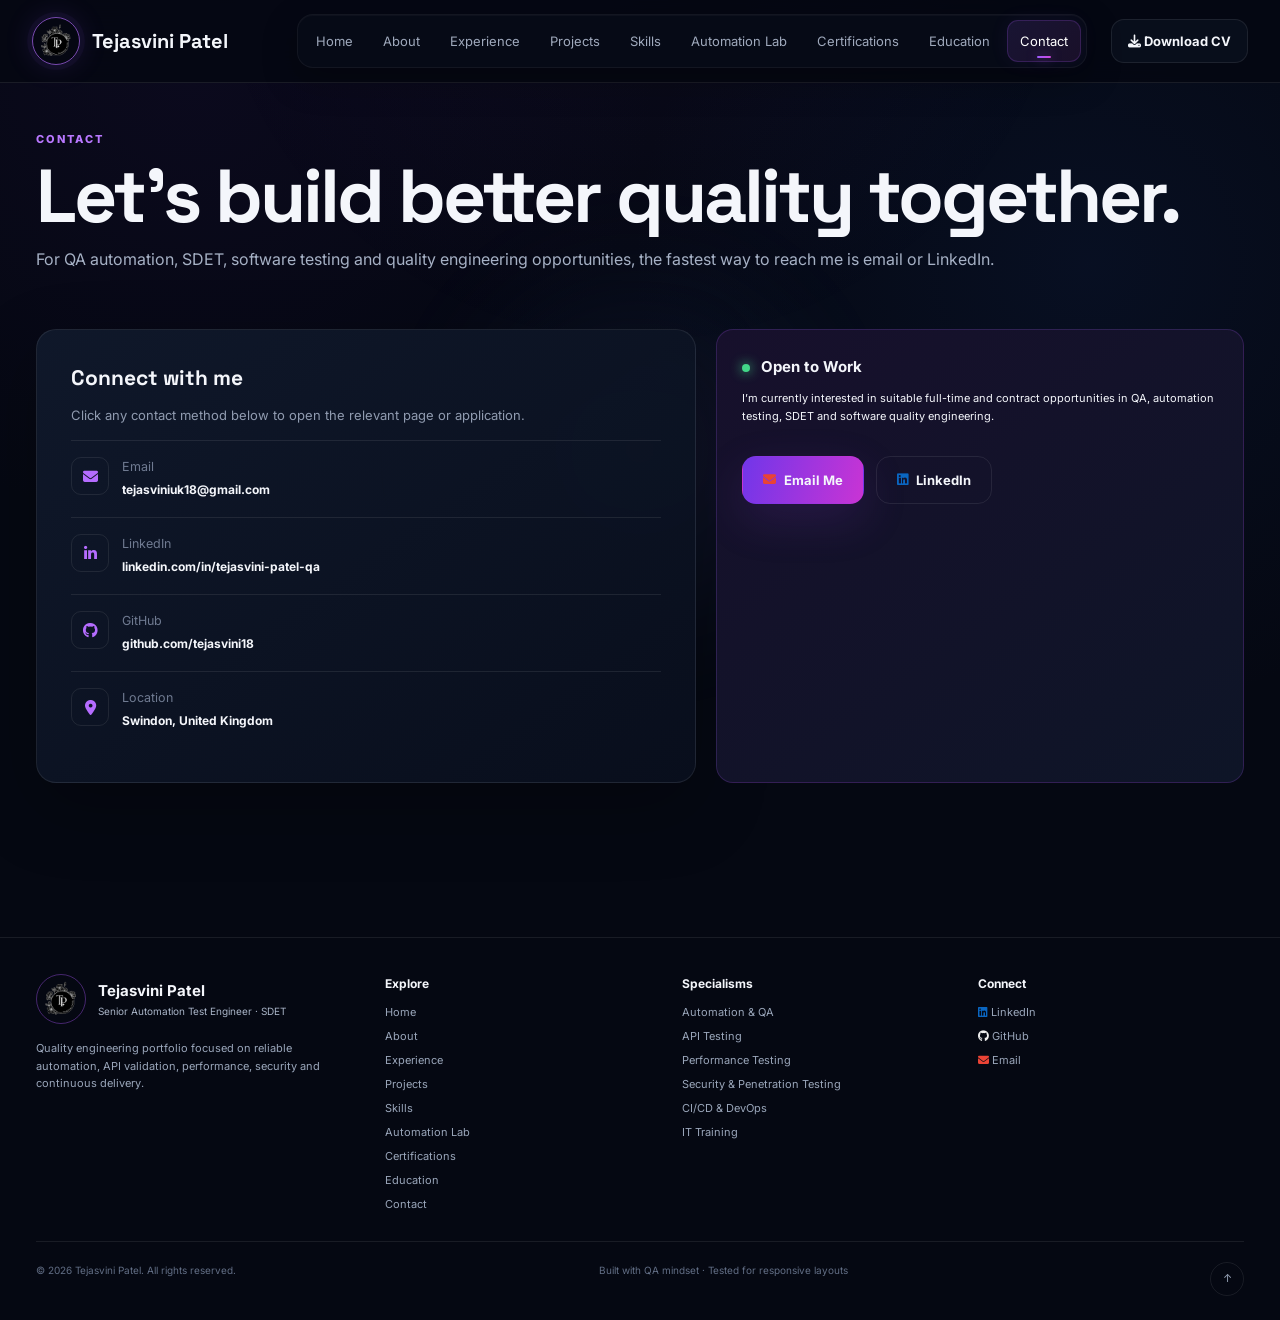
<file: contact.html>
<!DOCTYPE html>

<html lang="en"><head><meta charset="utf-8"/><meta content="width=device-width,initial-scale=1" name="viewport"/><title>Contact | Tejasvini Patel</title><meta content="Contact Tejasvini Patel for QA automation, SDET and software testing opportunities." name="description"/><meta content="index,follow" name="robots"/><link href="https://tejasvinipatel.com/contact.html" rel="canonical"/><meta content="Contact | Tejasvini Patel" property="og:title"/><meta content="Contact Tejasvini Patel for QA automation, SDET and software testing opportunities." property="og:description"/><meta content="https://tejasvinipatel.com/profile.png" property="og:image"/><link href="favicon.png" rel="icon"/><link href="style.css" rel="stylesheet"/><link href="https://fonts.googleapis.com" rel="preconnect"/><link href="https://fonts.googleapis.com/css2?family=Inter:wght@400;500;600;700;800&amp;family=Space+Grotesk:wght@500;600;700;800&amp;display=swap" rel="stylesheet"/><link href="https://cdnjs.cloudflare.com/ajax/libs/font-awesome/6.6.0/css/all.min.css" rel="stylesheet"/></head><body id="top"><div class="page-glow"></div><div class="progress"></div><header><div class="nav"><a class="brand" href="index.html"><img alt="Tejasvini Patel logo" class="brand-logo" src="logo.png"/><span>Tejasvini Patel</span></a><nav class="nav-links"><a href="index.html">Home</a><a href="about.html">About</a><a href="experience.html">Experience</a><a href="projects.html">Projects</a><a href="skills.html">Skills</a><a href="automation-lab.html">Automation Lab</a><a href="certifications.html">Certifications</a><a href="education.html">Education</a><a class="active" href="contact.html">Contact</a></nav><a class="cv-btn" href="Tejasvini-Patel-CV.pdf" rel="noopener" target="_blank"><i class="fa-solid fa-download"></i> Download CV</a><button aria-label="Open menu" class="menu"><i class="fa-solid fa-bars"></i></button></div><div class="mobile-menu"><a href="index.html">Home</a><a href="about.html">About</a><a href="experience.html">Experience</a><a href="projects.html">Projects</a><a href="skills.html">Skills</a><a href="automation-lab.html">Automation Lab</a><a href="certifications.html">Certifications</a><a href="education.html">Education</a><a href="contact.html">Contact</a></div></header><main><div class="wrap"><section class="page-hero reveal"><div class="kicker">Contact</div><h1>Let’s build better quality together.</h1><p>For QA automation, SDET, software testing and quality engineering opportunities, the fastest way to reach me is email or LinkedIn.</p></section><section class="section" style="padding-top:30px"><div class="contact-grid"><article class="card contact-panel reveal"><h3>Connect with me</h3><p>Click any contact method below to open the relevant page or application.</p><div class="contact-item"><i class="fa-solid fa-envelope"></i><div><small>Email</small><b><a href="mailto:tejasviniuk18@gmail.com">tejasviniuk18@gmail.com</a></b></div></div><div class="contact-item"><i class="fa-brands fa-linkedin-in"></i><div><small>LinkedIn</small><b><a href="https://www.linkedin.com/in/tejasvini-patel-qa" rel="noopener" target="_blank">linkedin.com/in/tejasvini-patel-qa</a></b></div></div><div class="contact-item"><i class="fa-brands fa-github"></i><div><small>GitHub</small><b><a href="https://github.com/tejasvini18" rel="noopener" target="_blank">github.com/tejasvini18</a></b></div></div><div class="contact-item"><i class="fa-solid fa-location-dot"></i><div><small>Location</small><b>Swindon, United Kingdom</b></div></div></article><aside class="availability reveal delay1"><h4><span class="dot-live"></span> Open to Work</h4><p>I’m currently interested in suitable full-time and contract opportunities in QA, automation testing, SDET and software quality engineering.</p><div class="actions"><a class="btn btn-primary" href="mailto:tejasviniuk18@gmail.com"><i class="fa-solid fa-envelope"></i> Email Me</a><a class="btn" href="https://www.linkedin.com/in/tejasvini-patel-qa" target="_blank"><i class="fa-brands fa-linkedin"></i> LinkedIn</a></div></aside></div></section></div></main><footer class="footer"><div class="footer-main wrap"><div><div class="footer-brand"><img alt="Tejasvini Patel logo" class="footer-logo" src="logo.png"/><div><strong>Tejasvini Patel</strong><div class="muted" style="font-size:10px">Senior Automation Test Engineer · SDET</div></div></div><p style="margin-top:16px;max-width:360px">Quality engineering portfolio focused on reliable automation, API validation, performance, security and continuous delivery.</p></div><div><h4>Explore</h4><div class="footer-links"><a href="index.html">Home</a><a href="about.html">About</a><a href="experience.html">Experience</a><a href="projects.html">Projects</a><a href="skills.html">Skills</a><a href="automation-lab.html">Automation Lab</a><a href="certifications.html">Certifications</a><a href="education.html">Education</a><a href="contact.html">Contact</a></div></div><div><h4>Specialisms</h4><div class="footer-links"><a href="skills.html">Automation &amp; QA</a><a href="skills.html">API Testing</a><a href="skills.html">Performance Testing</a><a href="skills.html">Security &amp; Penetration Testing</a><a href="skills.html">CI/CD &amp; DevOps</a><a href="skills.html">IT Training</a></div></div><div><h4>Connect</h4><div class="footer-links"><a href="https://www.linkedin.com/in/tejasvini-patel-qa" rel="noopener" target="_blank"><i class="fa-brands fa-linkedin"></i> LinkedIn</a><a href="https://github.com/tejasvini18" rel="noopener" target="_blank"><i class="fa-brands fa-github"></i> GitHub</a><a href="mailto:tejasviniuk18@gmail.com"><i class="fa-solid fa-envelope"></i> Email</a></div></div></div><div class="footer-bottom wrap"><span>© <span data-year=""></span> Tejasvini Patel. All rights reserved.</span><span>Built with QA mindset · Tested for responsive layouts</span><a aria-label="Back to top" class="backtop" href="#top">↑</a></div></footer><script src="script.js"></script></body></html>
</file>
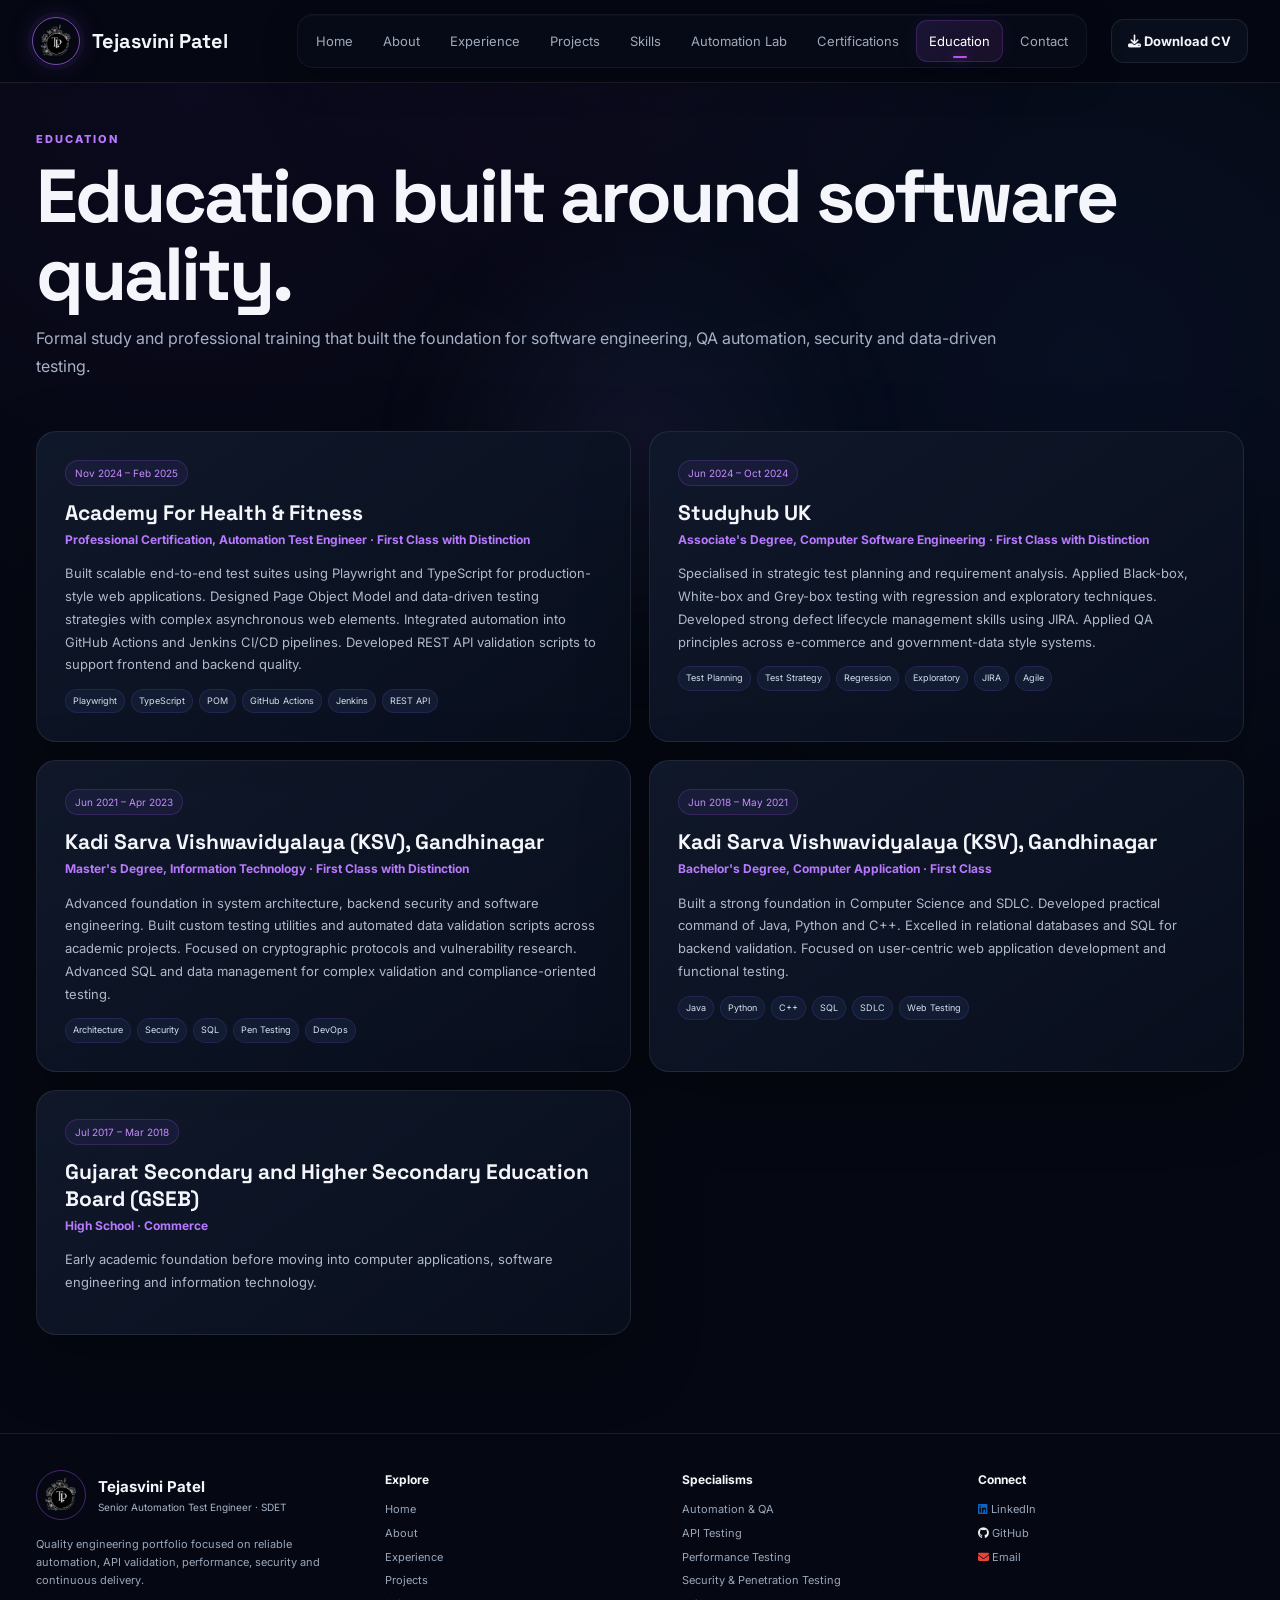
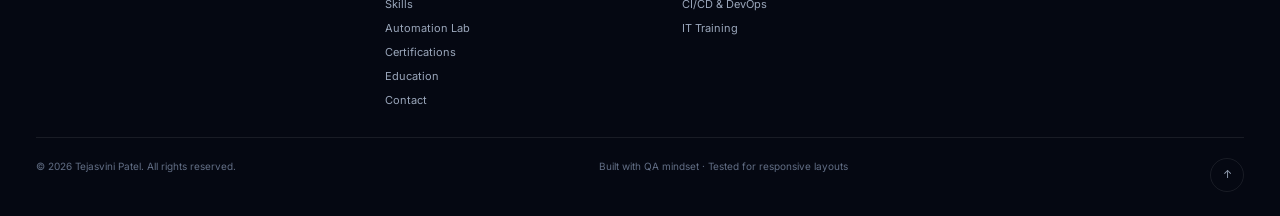
<file: education.html>
<!DOCTYPE html>

<html lang="en"><head><meta charset="utf-8"/><meta content="width=device-width,initial-scale=1" name="viewport"/><title>Education | Tejasvini Patel</title><meta content="Education and professional training in information technology, software engineering and QA automation." name="description"/><meta content="index,follow" name="robots"/><link href="https://tejasvinipatel.com/education.html" rel="canonical"/><meta content="Education | Tejasvini Patel" property="og:title"/><meta content="Education and professional training in information technology, software engineering and QA automation." property="og:description"/><meta content="https://tejasvinipatel.com/profile.png" property="og:image"/><link href="favicon.png" rel="icon"/><link href="style.css" rel="stylesheet"/><link href="https://fonts.googleapis.com" rel="preconnect"/><link href="https://fonts.googleapis.com/css2?family=Inter:wght@400;500;600;700;800&amp;family=Space+Grotesk:wght@500;600;700;800&amp;display=swap" rel="stylesheet"/><link href="https://cdnjs.cloudflare.com/ajax/libs/font-awesome/6.6.0/css/all.min.css" rel="stylesheet"/></head><body id="top"><div class="page-glow"></div><div class="progress"></div><header><div class="nav"><a class="brand" href="index.html"><img alt="Tejasvini Patel logo" class="brand-logo" src="logo.png"/><span>Tejasvini Patel</span></a><nav class="nav-links"><a href="index.html">Home</a><a href="about.html">About</a><a href="experience.html">Experience</a><a href="projects.html">Projects</a><a href="skills.html">Skills</a><a href="automation-lab.html">Automation Lab</a><a href="certifications.html">Certifications</a><a class="active" href="education.html">Education</a><a href="contact.html">Contact</a></nav><a class="cv-btn" href="Tejasvini-Patel-CV.pdf" rel="noopener" target="_blank"><i class="fa-solid fa-download"></i> Download CV</a><button aria-label="Open menu" class="menu"><i class="fa-solid fa-bars"></i></button></div><div class="mobile-menu"><a href="index.html">Home</a><a href="about.html">About</a><a href="experience.html">Experience</a><a href="projects.html">Projects</a><a href="skills.html">Skills</a><a href="automation-lab.html">Automation Lab</a><a href="certifications.html">Certifications</a><a href="education.html">Education</a><a href="contact.html">Contact</a></div></header><main><div class="wrap"><section class="page-hero reveal"><div class="kicker">Education</div><h1>Education built around software quality.</h1><p>Formal study and professional training that built the foundation for software engineering, QA automation, security and data-driven testing.</p></section><section class="section" style="padding-top:25px"><div class="edu-grid"><article class="edu-card card reveal"><span class="year">Nov 2024 – Feb 2025</span><h3>Academy For Health &amp; Fitness</h3><h4>Professional Certification, Automation Test Engineer · First Class with Distinction</h4><p class="education-description">Built scalable end-to-end test suites using Playwright and TypeScript for production-style web applications. Designed Page Object Model and data-driven testing strategies with complex asynchronous web elements. Integrated automation into GitHub Actions and Jenkins CI/CD pipelines. Developed REST API validation scripts to support frontend and backend quality.</p><div class="skills-gained"><span>Playwright</span><span>TypeScript</span><span>POM</span><span>GitHub Actions</span><span>Jenkins</span><span>REST API</span></div></article><article class="edu-card card reveal"><span class="year">Jun 2024 – Oct 2024</span><h3>Studyhub UK</h3><h4>Associate's Degree, Computer Software Engineering · First Class with Distinction</h4><p class="education-description">Specialised in strategic test planning and requirement analysis. Applied Black-box, White-box and Grey-box testing with regression and exploratory techniques. Developed strong defect lifecycle management skills using JIRA. Applied QA principles across e-commerce and government-data style systems.</p><div class="skills-gained"><span>Test Planning</span><span>Test Strategy</span><span>Regression</span><span>Exploratory</span><span>JIRA</span><span>Agile</span></div></article><article class="edu-card card reveal"><span class="year">Jun 2021 – Apr 2023</span><h3>Kadi Sarva Vishwavidyalaya (KSV), Gandhinagar</h3><h4>Master's Degree, Information Technology · First Class with Distinction</h4><p class="education-description">Advanced foundation in system architecture, backend security and software engineering. Built custom testing utilities and automated data validation scripts across academic projects. Focused on cryptographic protocols and vulnerability research. Advanced SQL and data management for complex validation and compliance-oriented testing.</p><div class="skills-gained"><span>Architecture</span><span>Security</span><span>SQL</span><span>Pen Testing</span><span>DevOps</span></div></article><article class="edu-card card reveal"><span class="year">Jun 2018 – May 2021</span><h3>Kadi Sarva Vishwavidyalaya (KSV), Gandhinagar</h3><h4>Bachelor's Degree, Computer Application · First Class</h4><p class="education-description">Built a strong foundation in Computer Science and SDLC. Developed practical command of Java, Python and C++. Excelled in relational databases and SQL for backend validation. Focused on user-centric web application development and functional testing.</p><div class="skills-gained"><span>Java</span><span>Python</span><span>C++</span><span>SQL</span><span>SDLC</span><span>Web Testing</span></div></article><article class="edu-card card reveal"><span class="year">Jul 2017 – Mar 2018</span><h3>Gujarat Secondary and Higher Secondary Education Board (GSEB)</h3><h4>High School · Commerce</h4><p class="education-description">Early academic foundation before moving into computer applications, software engineering and information technology.</p></article></div></section></div></main><footer class="footer"><div class="footer-main wrap"><div><div class="footer-brand"><img alt="Tejasvini Patel logo" class="footer-logo" src="logo.png"/><div><strong>Tejasvini Patel</strong><div class="muted" style="font-size:10px">Senior Automation Test Engineer · SDET</div></div></div><p style="margin-top:16px;max-width:360px">Quality engineering portfolio focused on reliable automation, API validation, performance, security and continuous delivery.</p></div><div><h4>Explore</h4><div class="footer-links"><a href="index.html">Home</a><a href="about.html">About</a><a href="experience.html">Experience</a><a href="projects.html">Projects</a><a href="skills.html">Skills</a><a href="automation-lab.html">Automation Lab</a><a href="certifications.html">Certifications</a><a href="education.html">Education</a><a href="contact.html">Contact</a></div></div><div><h4>Specialisms</h4><div class="footer-links"><a href="skills.html">Automation &amp; QA</a><a href="skills.html">API Testing</a><a href="skills.html">Performance Testing</a><a href="skills.html">Security &amp; Penetration Testing</a><a href="skills.html">CI/CD &amp; DevOps</a><a href="skills.html">IT Training</a></div></div><div><h4>Connect</h4><div class="footer-links"><a href="https://www.linkedin.com/in/tejasvini-patel-qa" rel="noopener" target="_blank"><i class="fa-brands fa-linkedin"></i> LinkedIn</a><a href="https://github.com/tejasvini18" rel="noopener" target="_blank"><i class="fa-brands fa-github"></i> GitHub</a><a href="mailto:tejasviniuk18@gmail.com"><i class="fa-solid fa-envelope"></i> Email</a></div></div></div><div class="footer-bottom wrap"><span>© <span data-year=""></span> Tejasvini Patel. All rights reserved.</span><span>Built with QA mindset · Tested for responsive layouts</span><a aria-label="Back to top" class="backtop" href="#top">↑</a></div></footer><script src="script.js"></script></body></html>
</file>
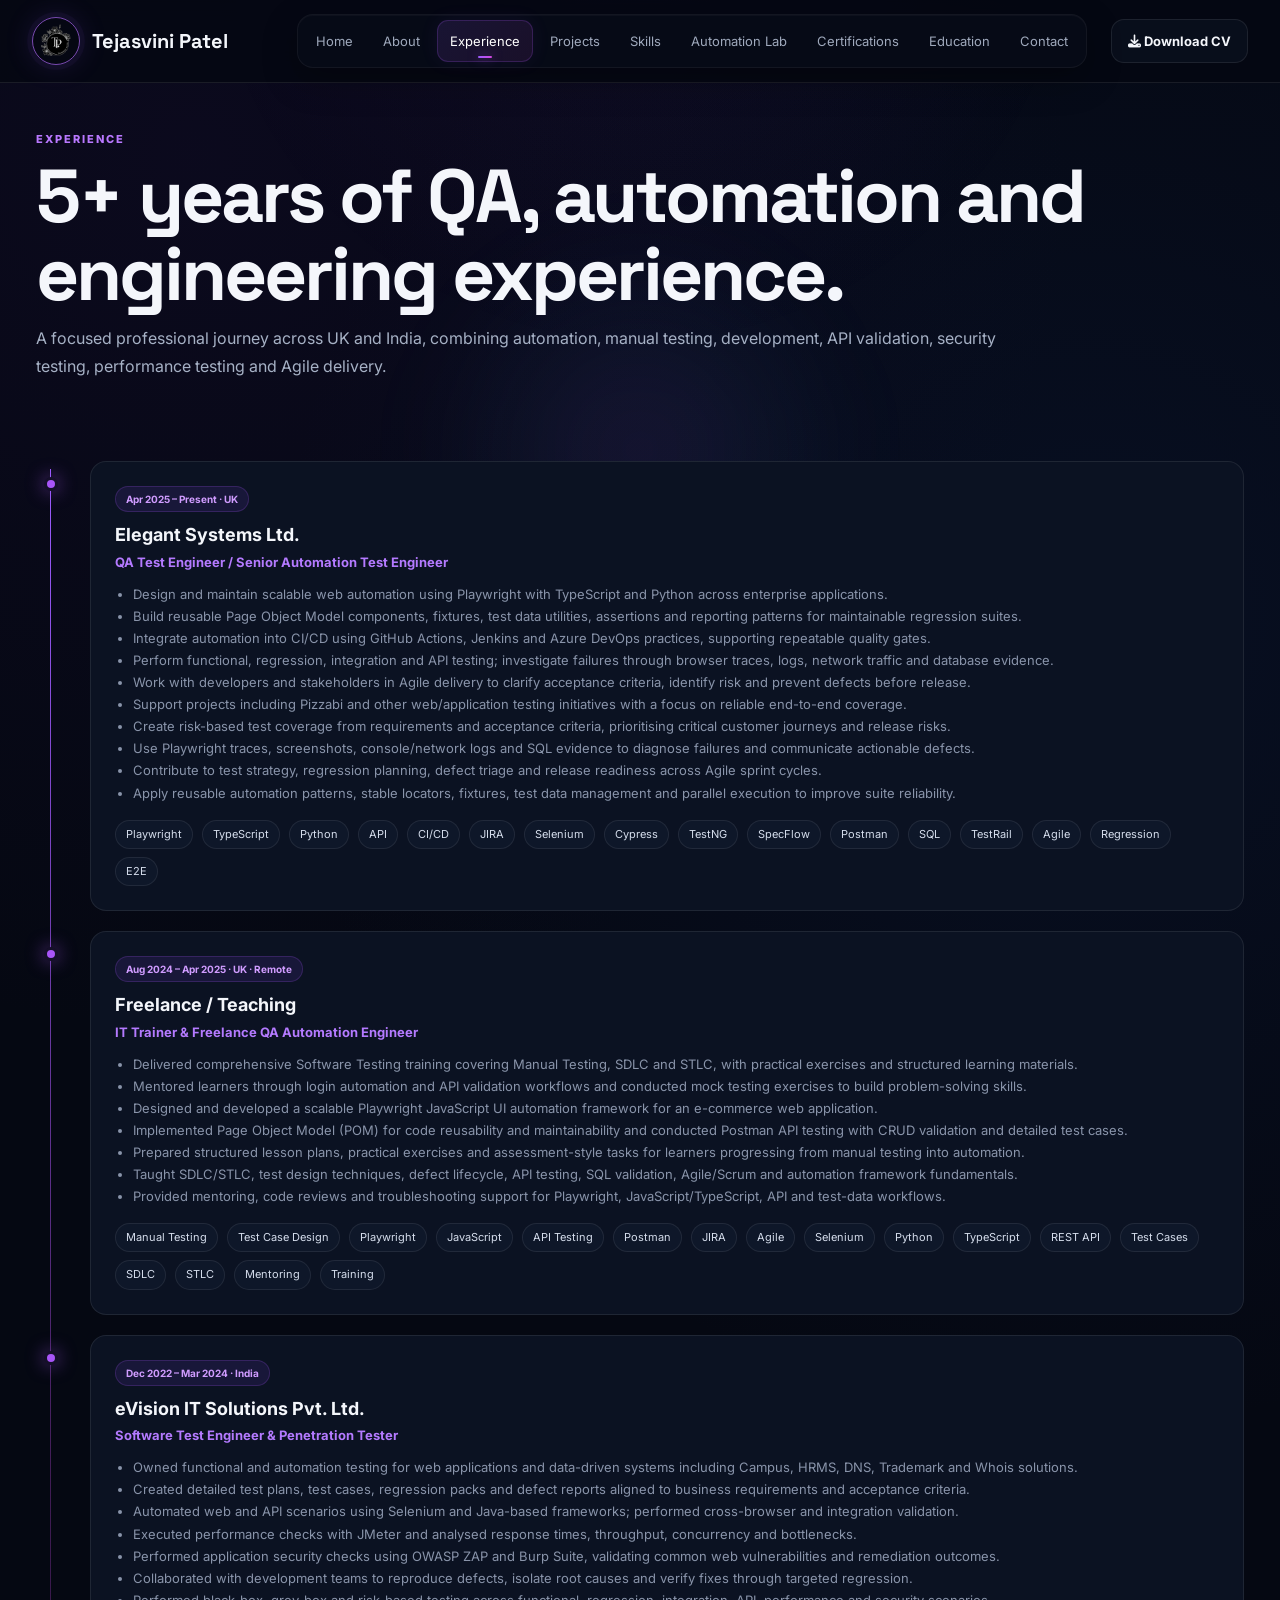
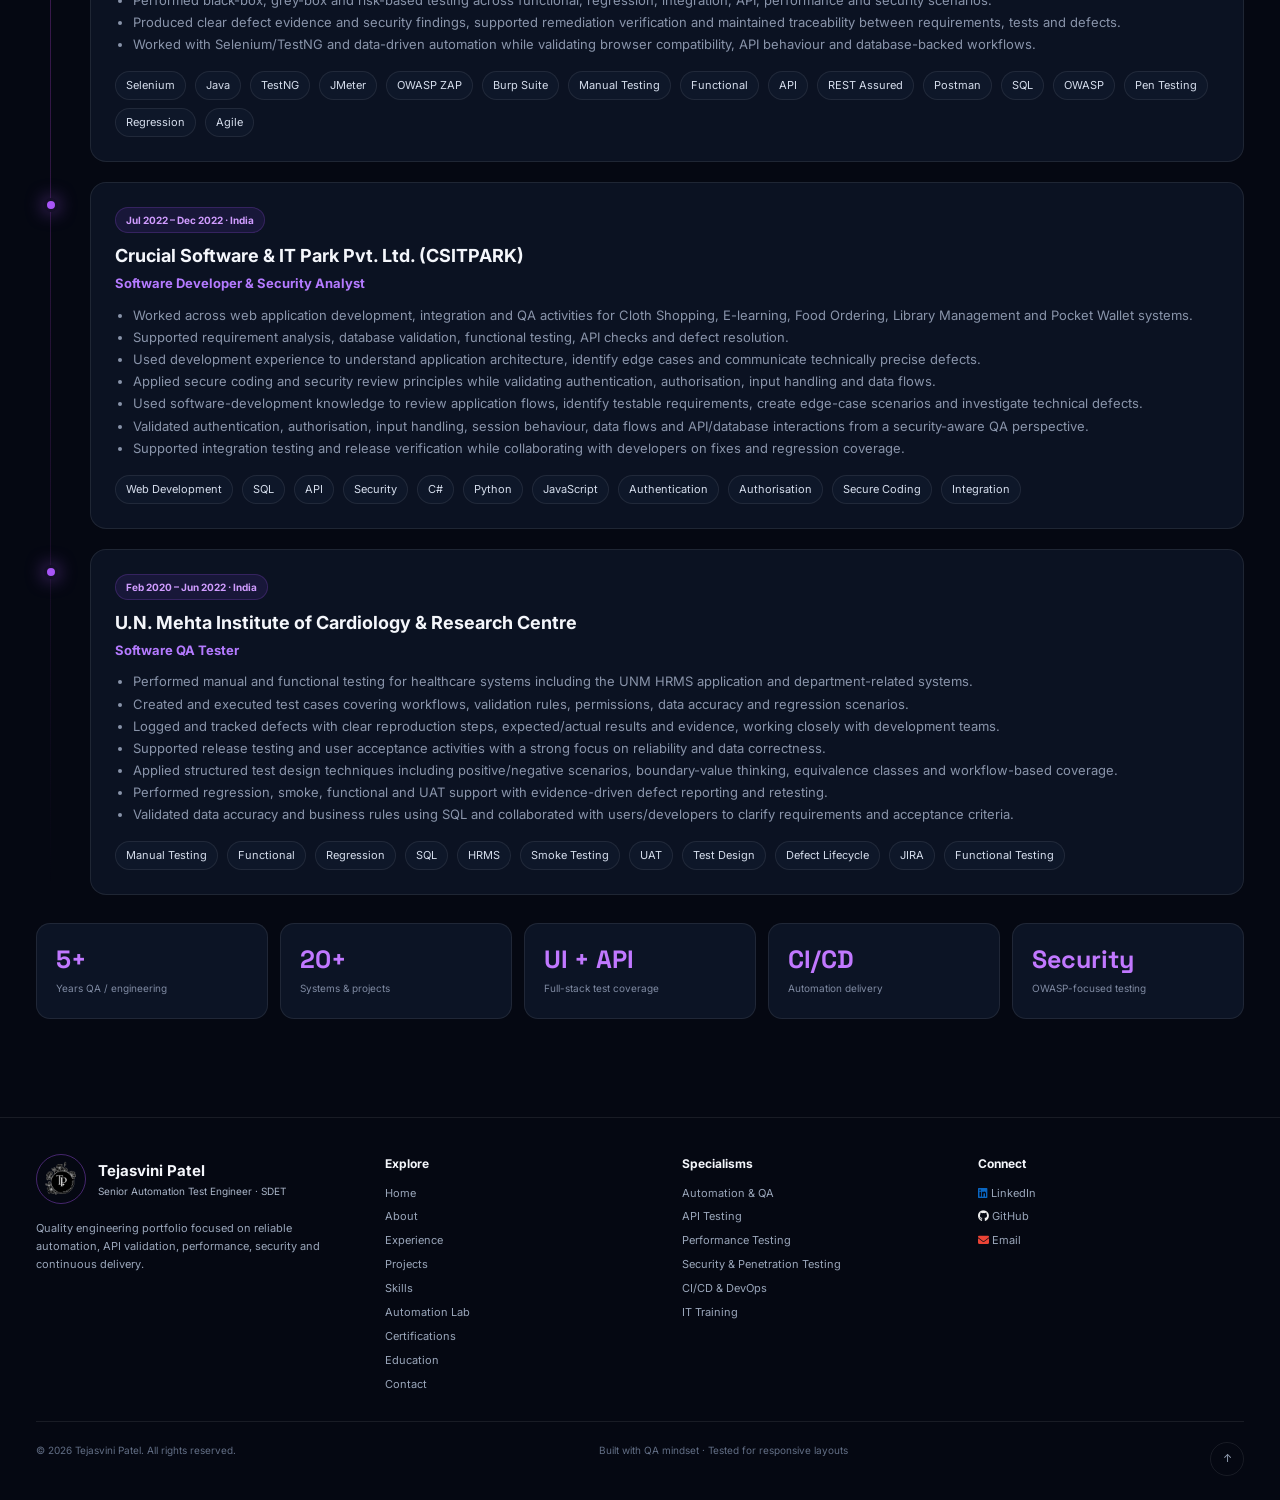
<file: experience.html>
<!DOCTYPE html>

<html lang="en"><head><meta charset="utf-8"/><meta content="width=device-width,initial-scale=1" name="viewport"/><title>Experience | Tejasvini Patel</title><meta content="Detailed QA automation, testing, development and security experience." name="description"/><meta content="index,follow" name="robots"/><link href="https://tejasvinipatel.com/experience.html" rel="canonical"/><meta content="Experience | Tejasvini Patel" property="og:title"/><meta content="Detailed QA automation, testing, development and security experience." property="og:description"/><meta content="https://tejasvinipatel.com/profile.png" property="og:image"/><link href="favicon.png" rel="icon"/><link href="style.css" rel="stylesheet"/><link href="https://fonts.googleapis.com" rel="preconnect"/><link href="https://fonts.googleapis.com/css2?family=Inter:wght@400;500;600;700;800&amp;family=Space+Grotesk:wght@500;600;700;800&amp;display=swap" rel="stylesheet"/><link href="https://cdnjs.cloudflare.com/ajax/libs/font-awesome/6.6.0/css/all.min.css" rel="stylesheet"/></head><body id="top"><div class="page-glow"></div><div class="progress"></div><header><div class="nav"><a class="brand" href="index.html"><img alt="Tejasvini Patel logo" class="brand-logo" src="logo.png"/><span>Tejasvini Patel</span></a><nav class="nav-links"><a href="index.html">Home</a><a href="about.html">About</a><a class="active" href="experience.html">Experience</a><a href="projects.html">Projects</a><a href="skills.html">Skills</a><a href="automation-lab.html">Automation Lab</a><a href="certifications.html">Certifications</a><a href="education.html">Education</a><a href="contact.html">Contact</a></nav><a class="cv-btn" href="Tejasvini-Patel-CV.pdf" rel="noopener" target="_blank"><i class="fa-solid fa-download"></i> Download CV</a><button aria-label="Open menu" class="menu"><i class="fa-solid fa-bars"></i></button></div><div class="mobile-menu"><a href="index.html">Home</a><a href="about.html">About</a><a href="experience.html">Experience</a><a href="projects.html">Projects</a><a href="skills.html">Skills</a><a href="automation-lab.html">Automation Lab</a><a href="certifications.html">Certifications</a><a href="education.html">Education</a><a href="contact.html">Contact</a></div></header><main><div class="wrap"><section class="page-hero reveal"><div class="kicker">Experience</div><h1>5+ years of QA, automation and engineering experience.</h1><p>A focused professional journey across UK and India, combining automation, manual testing, development, API validation, security testing, performance testing and Agile delivery.</p></section><section class="section" style="padding-top:35px"><div class="timeline"><article class="timeline-item reveal"><span class="timeline-dot"></span><div class="timeline-box"><time>Apr 2025 – Present · UK</time><h3>Elegant Systems Ltd.</h3><h4>QA Test Engineer / Senior Automation Test Engineer</h4><ul><li>Design and maintain scalable web automation using Playwright with TypeScript and Python across enterprise applications.</li><li>Build reusable Page Object Model components, fixtures, test data utilities, assertions and reporting patterns for maintainable regression suites.</li><li>Integrate automation into CI/CD using GitHub Actions, Jenkins and Azure DevOps practices, supporting repeatable quality gates.</li><li>Perform functional, regression, integration and API testing; investigate failures through browser traces, logs, network traffic and database evidence.</li><li>Work with developers and stakeholders in Agile delivery to clarify acceptance criteria, identify risk and prevent defects before release.</li><li>Support projects including Pizzabi and other web/application testing initiatives with a focus on reliable end-to-end coverage.</li><li>Create risk-based test coverage from requirements and acceptance criteria, prioritising critical customer journeys and release risks.</li><li>Use Playwright traces, screenshots, console/network logs and SQL evidence to diagnose failures and communicate actionable defects.</li><li>Contribute to test strategy, regression planning, defect triage and release readiness across Agile sprint cycles.</li><li>Apply reusable automation patterns, stable locators, fixtures, test data management and parallel execution to improve suite reliability.</li></ul><div class="tags"><span>Playwright</span><span>TypeScript</span><span>Python</span><span>API</span><span>CI/CD</span><span>JIRA</span><span>Selenium</span><span>Cypress</span><span>TestNG</span><span>SpecFlow</span><span>Postman</span><span>SQL</span><span>TestRail</span><span>Agile</span><span>Regression</span><span>E2E</span></div></div></article><article class="timeline-item reveal"><span class="timeline-dot"></span><div class="timeline-box"><time>Aug 2024 – Apr 2025 · UK · Remote</time><h3>Freelance / Teaching</h3><h4>IT Trainer &amp; Freelance QA Automation Engineer</h4><ul><li>Delivered comprehensive Software Testing training covering Manual Testing, SDLC and STLC, with practical exercises and structured learning materials.</li><li>Mentored learners through login automation and API validation workflows and conducted mock testing exercises to build problem-solving skills.</li><li>Designed and developed a scalable Playwright JavaScript UI automation framework for an e-commerce web application.</li><li>Implemented Page Object Model (POM) for code reusability and maintainability and conducted Postman API testing with CRUD validation and detailed test cases.</li><li>Prepared structured lesson plans, practical exercises and assessment-style tasks for learners progressing from manual testing into automation.</li><li>Taught SDLC/STLC, test design techniques, defect lifecycle, API testing, SQL validation, Agile/Scrum and automation framework fundamentals.</li><li>Provided mentoring, code reviews and troubleshooting support for Playwright, JavaScript/TypeScript, API and test-data workflows.</li></ul><div class="tags"><span>Manual Testing</span><span>Test Case Design</span><span>Playwright</span><span>JavaScript</span><span>API Testing</span><span>Postman</span><span>JIRA</span><span>Agile</span><span>Selenium</span><span>Python</span><span>TypeScript</span><span>REST API</span><span>Test Cases</span><span>SDLC</span><span>STLC</span><span>Mentoring</span><span>Training</span></div></div></article><article class="timeline-item reveal"><span class="timeline-dot"></span><div class="timeline-box"><time>Dec 2022 – Mar 2024 · India</time><h3>eVision IT Solutions Pvt. Ltd.</h3><h4>Software Test Engineer &amp; Penetration Tester</h4><ul><li>Owned functional and automation testing for web applications and data-driven systems including Campus, HRMS, DNS, Trademark and Whois solutions.</li><li>Created detailed test plans, test cases, regression packs and defect reports aligned to business requirements and acceptance criteria.</li><li>Automated web and API scenarios using Selenium and Java-based frameworks; performed cross-browser and integration validation.</li><li>Executed performance checks with JMeter and analysed response times, throughput, concurrency and bottlenecks.</li><li>Performed application security checks using OWASP ZAP and Burp Suite, validating common web vulnerabilities and remediation outcomes.</li><li>Collaborated with development teams to reproduce defects, isolate root causes and verify fixes through targeted regression.</li><li>Performed black-box, grey-box and risk-based testing across functional, regression, integration, API, performance and security scenarios.</li><li>Produced clear defect evidence and security findings, supported remediation verification and maintained traceability between requirements, tests and defects.</li><li>Worked with Selenium/TestNG and data-driven automation while validating browser compatibility, API behaviour and database-backed workflows.</li></ul><div class="tags"><span>Selenium</span><span>Java</span><span>TestNG</span><span>JMeter</span><span>OWASP ZAP</span><span>Burp Suite</span><span>Manual Testing</span><span>Functional</span><span>API</span><span>REST Assured</span><span>Postman</span><span>SQL</span><span>OWASP</span><span>Pen Testing</span><span>Regression</span><span>Agile</span></div></div></article><article class="timeline-item reveal"><span class="timeline-dot"></span><div class="timeline-box"><time>Jul 2022 – Dec 2022 · India</time><h3>Crucial Software &amp; IT Park Pvt. Ltd. (CSITPARK)</h3><h4>Software Developer &amp; Security Analyst</h4><ul><li>Worked across web application development, integration and QA activities for Cloth Shopping, E-learning, Food Ordering, Library Management and Pocket Wallet systems.</li><li>Supported requirement analysis, database validation, functional testing, API checks and defect resolution.</li><li>Used development experience to understand application architecture, identify edge cases and communicate technically precise defects.</li><li>Applied secure coding and security review principles while validating authentication, authorisation, input handling and data flows.</li><li>Used software-development knowledge to review application flows, identify testable requirements, create edge-case scenarios and investigate technical defects.</li><li>Validated authentication, authorisation, input handling, session behaviour, data flows and API/database interactions from a security-aware QA perspective.</li><li>Supported integration testing and release verification while collaborating with developers on fixes and regression coverage.</li></ul><div class="tags"><span>Web Development</span><span>SQL</span><span>API</span><span>Security</span><span>C#</span><span>Python</span><span>JavaScript</span><span>Authentication</span><span>Authorisation</span><span>Secure Coding</span><span>Integration</span></div></div></article><article class="timeline-item reveal"><span class="timeline-dot"></span><div class="timeline-box"><time>Feb 2020 – Jun 2022 · India</time><h3>U.N. Mehta Institute of Cardiology &amp; Research Centre</h3><h4>Software QA Tester</h4><ul><li>Performed manual and functional testing for healthcare systems including the UNM HRMS application and department-related systems.</li><li>Created and executed test cases covering workflows, validation rules, permissions, data accuracy and regression scenarios.</li><li>Logged and tracked defects with clear reproduction steps, expected/actual results and evidence, working closely with development teams.</li><li>Supported release testing and user acceptance activities with a strong focus on reliability and data correctness.</li><li>Applied structured test design techniques including positive/negative scenarios, boundary-value thinking, equivalence classes and workflow-based coverage.</li><li>Performed regression, smoke, functional and UAT support with evidence-driven defect reporting and retesting.</li><li>Validated data accuracy and business rules using SQL and collaborated with users/developers to clarify requirements and acceptance criteria.</li></ul><div class="tags"><span>Manual Testing</span><span>Functional</span><span>Regression</span><span>SQL</span><span>HRMS</span><span>Smoke Testing</span><span>UAT</span><span>Test Design</span><span>Defect Lifecycle</span><span>JIRA</span><span>Functional Testing</span></div></div></article></div><div class="metrics reveal"><div class="metric"><strong>5+</strong><span>Years QA / engineering</span></div><div class="metric"><strong>20+</strong><span>Systems &amp; projects</span></div><div class="metric"><strong>UI + API</strong><span>Full-stack test coverage</span></div><div class="metric"><strong>CI/CD</strong><span>Automation delivery</span></div><div class="metric"><strong>Security</strong><span>OWASP-focused testing</span></div></div></section></div></main><footer class="footer"><div class="footer-main wrap"><div><div class="footer-brand"><img alt="Tejasvini Patel logo" class="footer-logo" src="logo.png"/><div><strong>Tejasvini Patel</strong><div class="muted" style="font-size:10px">Senior Automation Test Engineer · SDET</div></div></div><p style="margin-top:16px;max-width:360px">Quality engineering portfolio focused on reliable automation, API validation, performance, security and continuous delivery.</p></div><div><h4>Explore</h4><div class="footer-links"><a href="index.html">Home</a><a href="about.html">About</a><a href="experience.html">Experience</a><a href="projects.html">Projects</a><a href="skills.html">Skills</a><a href="automation-lab.html">Automation Lab</a><a href="certifications.html">Certifications</a><a href="education.html">Education</a><a href="contact.html">Contact</a></div></div><div><h4>Specialisms</h4><div class="footer-links"><a href="skills.html">Automation &amp; QA</a><a href="skills.html">API Testing</a><a href="skills.html">Performance Testing</a><a href="skills.html">Security &amp; Penetration Testing</a><a href="skills.html">CI/CD &amp; DevOps</a><a href="skills.html">IT Training</a></div></div><div><h4>Connect</h4><div class="footer-links"><a href="https://www.linkedin.com/in/tejasvini-patel-qa" rel="noopener" target="_blank"><i class="fa-brands fa-linkedin"></i> LinkedIn</a><a href="https://github.com/tejasvini18" rel="noopener" target="_blank"><i class="fa-brands fa-github"></i> GitHub</a><a href="mailto:tejasviniuk18@gmail.com"><i class="fa-solid fa-envelope"></i> Email</a></div></div></div><div class="footer-bottom wrap"><span>© <span data-year=""></span> Tejasvini Patel. All rights reserved.</span><span>Built with QA mindset · Tested for responsive layouts</span><a aria-label="Back to top" class="backtop" href="#top">↑</a></div></footer><script src="script.js"></script></body></html>
</file>
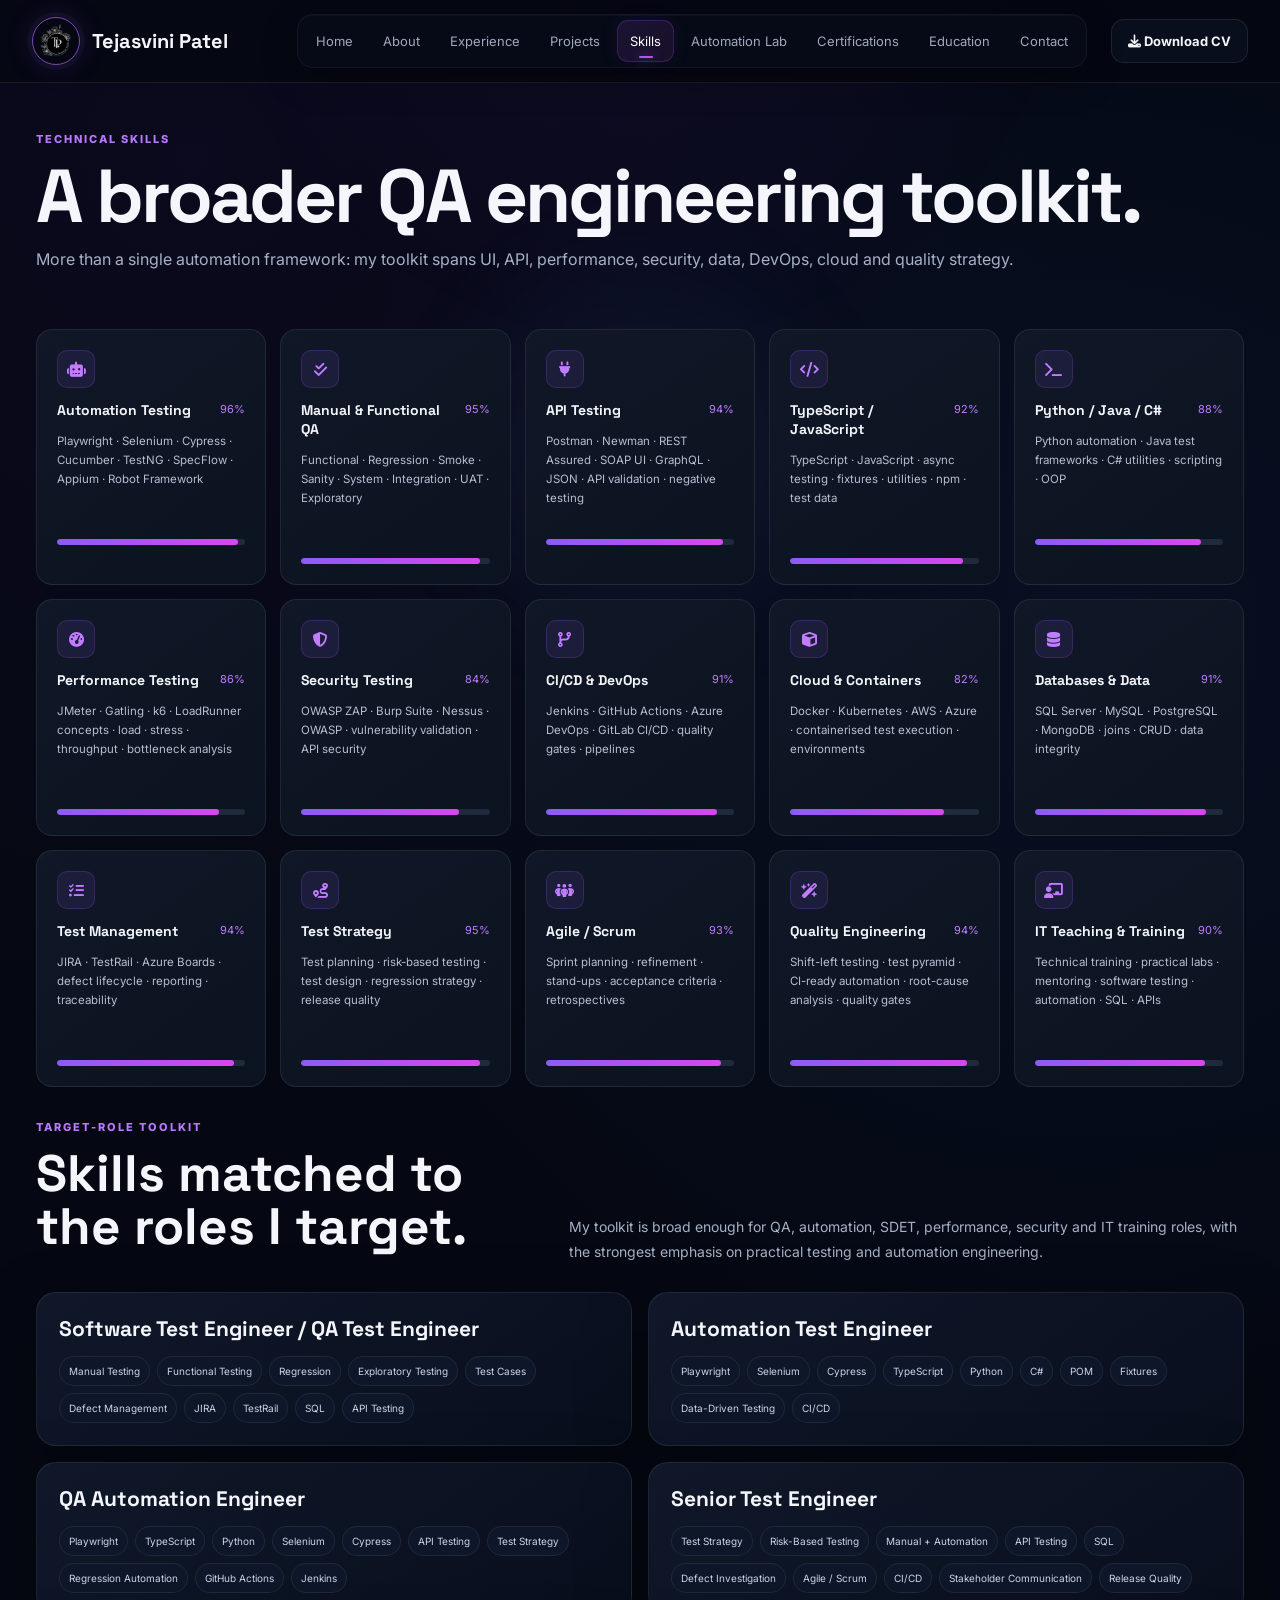
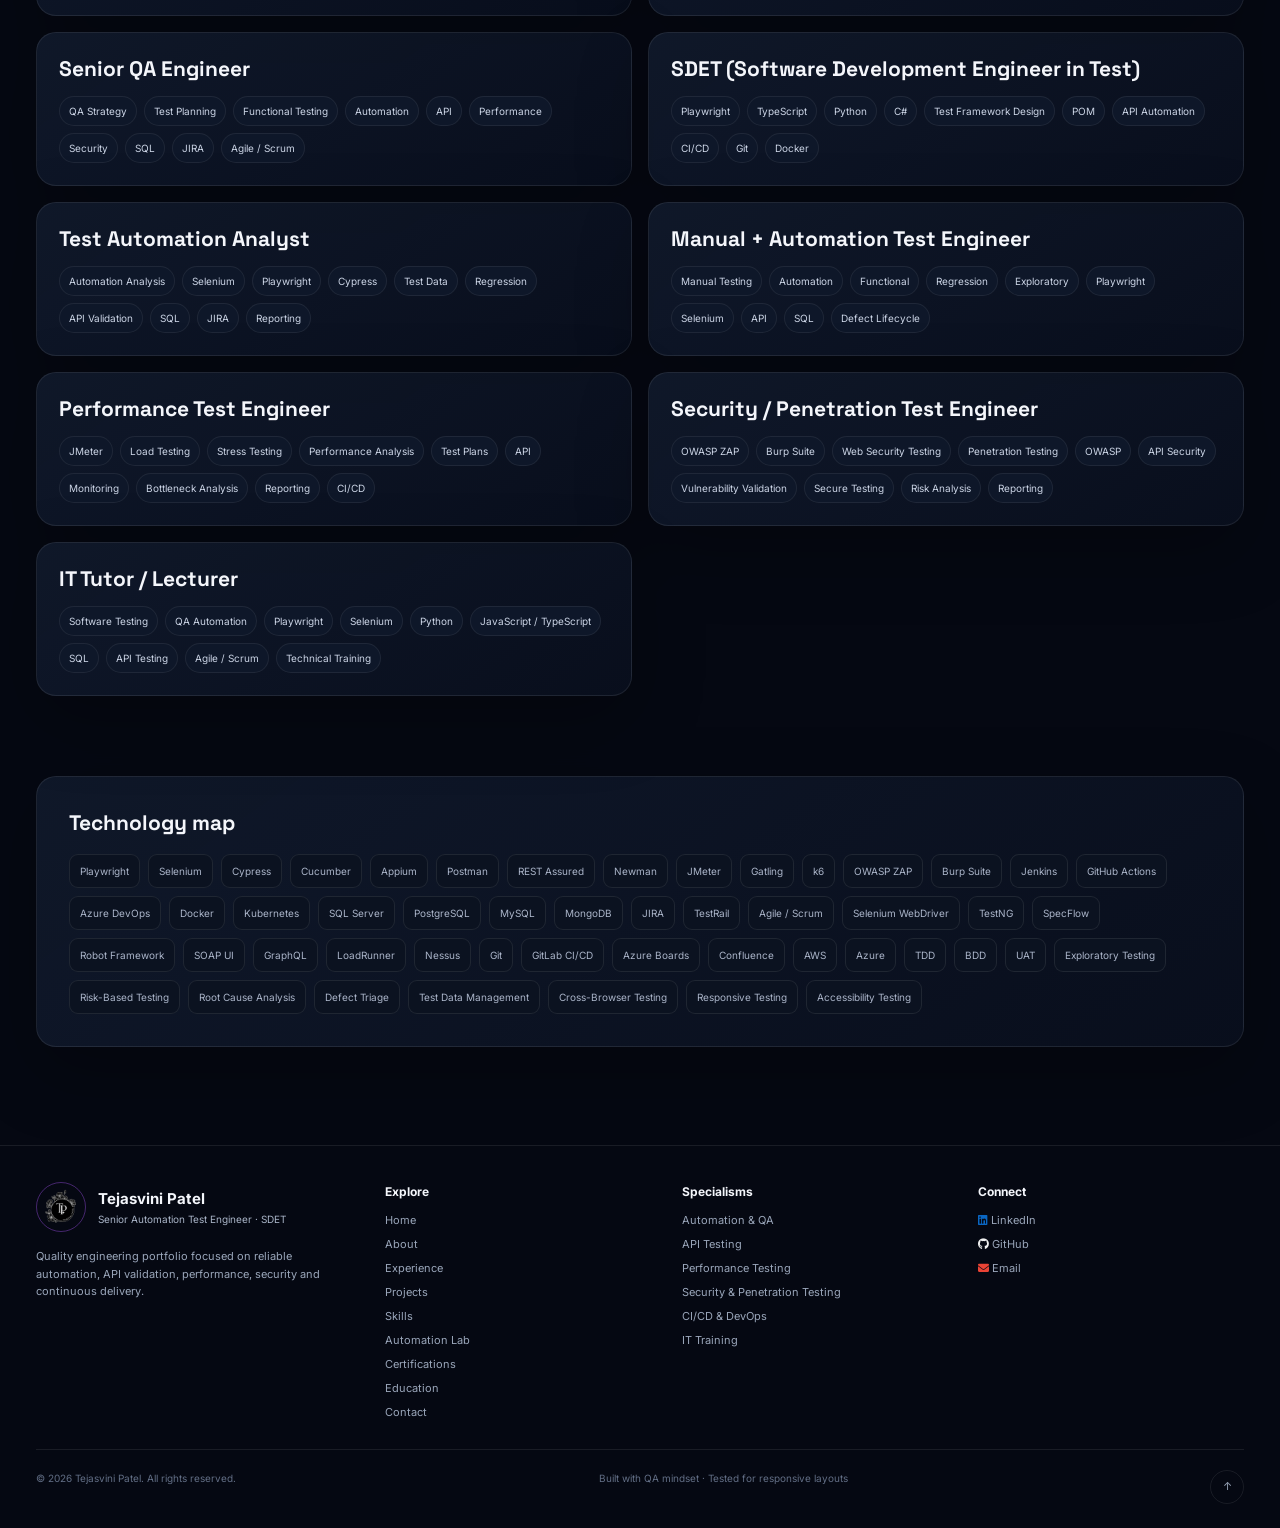
<file: skills.html>
<!DOCTYPE html>

<html lang="en"><head><meta charset="utf-8"/><meta content="width=device-width,initial-scale=1" name="viewport"/><title>Skills | Tejasvini Patel</title><meta content="Technical QA automation, API, performance, security, CI/CD, cloud and database skills." name="description"/><meta content="index,follow" name="robots"/><link href="https://tejasvinipatel.com/skills.html" rel="canonical"/><meta content="Skills | Tejasvini Patel" property="og:title"/><meta content="Technical QA automation, API, performance, security, CI/CD, cloud and database skills." property="og:description"/><meta content="https://tejasvinipatel.com/profile.png" property="og:image"/><link href="favicon.png" rel="icon"/><link href="style.css" rel="stylesheet"/><link href="https://fonts.googleapis.com" rel="preconnect"/><link href="https://fonts.googleapis.com/css2?family=Inter:wght@400;500;600;700;800&amp;family=Space+Grotesk:wght@500;600;700;800&amp;display=swap" rel="stylesheet"/><link href="https://cdnjs.cloudflare.com/ajax/libs/font-awesome/6.6.0/css/all.min.css" rel="stylesheet"/></head><body id="top"><div class="page-glow"></div><div class="progress"></div><header><div class="nav"><a class="brand" href="index.html"><img alt="Tejasvini Patel logo" class="brand-logo" src="logo.png"/><span>Tejasvini Patel</span></a><nav class="nav-links"><a href="index.html">Home</a><a href="about.html">About</a><a href="experience.html">Experience</a><a href="projects.html">Projects</a><a class="active" href="skills.html">Skills</a><a href="automation-lab.html">Automation Lab</a><a href="certifications.html">Certifications</a><a href="education.html">Education</a><a href="contact.html">Contact</a></nav><a class="cv-btn" href="Tejasvini-Patel-CV.pdf" rel="noopener" target="_blank"><i class="fa-solid fa-download"></i> Download CV</a><button aria-label="Open menu" class="menu"><i class="fa-solid fa-bars"></i></button></div><div class="mobile-menu"><a href="index.html">Home</a><a href="about.html">About</a><a href="experience.html">Experience</a><a href="projects.html">Projects</a><a href="skills.html">Skills</a><a href="automation-lab.html">Automation Lab</a><a href="certifications.html">Certifications</a><a href="education.html">Education</a><a href="contact.html">Contact</a></div></header><main><div class="wrap"><section class="page-hero reveal"><div class="kicker">Technical Skills</div><h1>A broader QA engineering toolkit.</h1><p>More than a single automation framework: my toolkit spans UI, API, performance, security, data, DevOps, cloud and quality strategy.</p></section><section class="section" style="padding-top:30px"><div class="skill-grid role-style-skill-grid"><article class="skill-card reveal"><div class="skill-icon"><i class="fa-solid fa-robot"></i></div><div class="skill-title"><h3>Automation Testing</h3><span>96%</span></div><p>Playwright · Selenium · Cypress · Cucumber · TestNG · SpecFlow · Appium · Robot Framework</p><div class="bar"><i style="--w:96%"></i></div></article><article class="skill-card reveal"><div class="skill-icon"><i class="fa-solid fa-check-double"></i></div><div class="skill-title"><h3>Manual &amp; Functional QA</h3><span>95%</span></div><p>Functional · Regression · Smoke · Sanity · System · Integration · UAT · Exploratory</p><div class="bar"><i style="--w:95%"></i></div></article><article class="skill-card reveal"><div class="skill-icon"><i class="fa-solid fa-plug"></i></div><div class="skill-title"><h3>API Testing</h3><span>94%</span></div><p>Postman · Newman · REST Assured · SOAP UI · GraphQL · JSON · API validation · negative testing</p><div class="bar"><i style="--w:94%"></i></div></article><article class="skill-card reveal"><div class="skill-icon"><i class="fa-solid fa-code"></i></div><div class="skill-title"><h3>TypeScript / JavaScript</h3><span>92%</span></div><p>TypeScript · JavaScript · async testing · fixtures · utilities · npm · test data</p><div class="bar"><i style="--w:92%"></i></div></article><article class="skill-card reveal"><div class="skill-icon"><i class="fa-solid fa-terminal"></i></div><div class="skill-title"><h3>Python / Java / C#</h3><span>88%</span></div><p>Python automation · Java test frameworks · C# utilities · scripting · OOP</p><div class="bar"><i style="--w:88%"></i></div></article><article class="skill-card reveal"><div class="skill-icon"><i class="fa-solid fa-gauge-high"></i></div><div class="skill-title"><h3>Performance Testing</h3><span>86%</span></div><p>JMeter · Gatling · k6 · LoadRunner concepts · load · stress · throughput · bottleneck analysis</p><div class="bar"><i style="--w:86%"></i></div></article><article class="skill-card reveal"><div class="skill-icon"><i class="fa-solid fa-shield-halved"></i></div><div class="skill-title"><h3>Security Testing</h3><span>84%</span></div><p>OWASP ZAP · Burp Suite · Nessus · OWASP · vulnerability validation · API security</p><div class="bar"><i style="--w:84%"></i></div></article><article class="skill-card reveal"><div class="skill-icon"><i class="fa-solid fa-code-branch"></i></div><div class="skill-title"><h3>CI/CD &amp; DevOps</h3><span>91%</span></div><p>Jenkins · GitHub Actions · Azure DevOps · GitLab CI/CD · quality gates · pipelines</p><div class="bar"><i style="--w:91%"></i></div></article><article class="skill-card reveal"><div class="skill-icon"><i class="fa-solid fa-cube"></i></div><div class="skill-title"><h3>Cloud &amp; Containers</h3><span>82%</span></div><p>Docker · Kubernetes · AWS · Azure · containerised test execution · environments</p><div class="bar"><i style="--w:82%"></i></div></article><article class="skill-card reveal"><div class="skill-icon"><i class="fa-solid fa-database"></i></div><div class="skill-title"><h3>Databases &amp; Data</h3><span>91%</span></div><p>SQL Server · MySQL · PostgreSQL · MongoDB · joins · CRUD · data integrity</p><div class="bar"><i style="--w:91%"></i></div></article><article class="skill-card reveal"><div class="skill-icon"><i class="fa-solid fa-list-check"></i></div><div class="skill-title"><h3>Test Management</h3><span>94%</span></div><p>JIRA · TestRail · Azure Boards · defect lifecycle · reporting · traceability</p><div class="bar"><i style="--w:94%"></i></div></article><article class="skill-card reveal"><div class="skill-icon"><i class="fa-solid fa-route"></i></div><div class="skill-title"><h3>Test Strategy</h3><span>95%</span></div><p>Test planning · risk-based testing · test design · regression strategy · release quality</p><div class="bar"><i style="--w:95%"></i></div></article><article class="skill-card reveal"><div class="skill-icon"><i class="fa-solid fa-people-group"></i></div><div class="skill-title"><h3>Agile / Scrum</h3><span>93%</span></div><p>Sprint planning · refinement · stand-ups · acceptance criteria · retrospectives</p><div class="bar"><i style="--w:93%"></i></div></article><article class="skill-card reveal"><div class="skill-icon"><i class="fa-solid fa-wand-magic-sparkles"></i></div><div class="skill-title"><h3>Quality Engineering</h3><span>94%</span></div><p>Shift-left testing · test pyramid · CI-ready automation · root-cause analysis · quality gates</p><div class="bar"><i style="--w:94%"></i></div></article><article class="skill-card reveal"><div class="skill-icon"><i class="fa-solid fa-chalkboard-user"></i></div><div class="skill-title"><h3>IT Teaching &amp; Training</h3><span>90%</span></div><p>Technical training · practical labs · mentoring · software testing · automation · SQL · APIs</p><div class="bar"><i style="--w:90%"></i></div></article></div><section class="section role-skills-section" style="padding-top:32px">
<div class="section-head reveal">
<div><div class="kicker">Target-role toolkit</div><h2>Skills matched to the roles I target.</h2></div>
<p>My toolkit is broad enough for QA, automation, SDET, performance, security and IT training roles, with the strongest emphasis on practical testing and automation engineering.</p>
</div>
<div class="role-skill-grid"><article class="role-skill-card card reveal"><h3>Software Test Engineer / QA Test Engineer</h3><div class="role-skill-list"><span>Manual Testing</span><span>Functional Testing</span><span>Regression</span><span>Exploratory Testing</span><span>Test Cases</span><span>Defect Management</span><span>JIRA</span><span>TestRail</span><span>SQL</span><span>API Testing</span></div></article><article class="role-skill-card card reveal"><h3>Automation Test Engineer</h3><div class="role-skill-list"><span>Playwright</span><span>Selenium</span><span>Cypress</span><span>TypeScript</span><span>Python</span><span>C#</span><span>POM</span><span>Fixtures</span><span>Data-Driven Testing</span><span>CI/CD</span></div></article><article class="role-skill-card card reveal"><h3>QA Automation Engineer</h3><div class="role-skill-list"><span>Playwright</span><span>TypeScript</span><span>Python</span><span>Selenium</span><span>Cypress</span><span>API Testing</span><span>Test Strategy</span><span>Regression Automation</span><span>GitHub Actions</span><span>Jenkins</span></div></article><article class="role-skill-card card reveal"><h3>Senior Test Engineer</h3><div class="role-skill-list"><span>Test Strategy</span><span>Risk-Based Testing</span><span>Manual + Automation</span><span>API Testing</span><span>SQL</span><span>Defect Investigation</span><span>Agile / Scrum</span><span>CI/CD</span><span>Stakeholder Communication</span><span>Release Quality</span></div></article><article class="role-skill-card card reveal"><h3>Senior QA Engineer</h3><div class="role-skill-list"><span>QA Strategy</span><span>Test Planning</span><span>Functional Testing</span><span>Automation</span><span>API</span><span>Performance</span><span>Security</span><span>SQL</span><span>JIRA</span><span>Agile / Scrum</span></div></article><article class="role-skill-card card reveal"><h3>SDET (Software Development Engineer in Test)</h3><div class="role-skill-list"><span>Playwright</span><span>TypeScript</span><span>Python</span><span>C#</span><span>Test Framework Design</span><span>POM</span><span>API Automation</span><span>CI/CD</span><span>Git</span><span>Docker</span></div></article><article class="role-skill-card card reveal"><h3>Test Automation Analyst</h3><div class="role-skill-list"><span>Automation Analysis</span><span>Selenium</span><span>Playwright</span><span>Cypress</span><span>Test Data</span><span>Regression</span><span>API Validation</span><span>SQL</span><span>JIRA</span><span>Reporting</span></div></article><article class="role-skill-card card reveal"><h3>Manual + Automation Test Engineer</h3><div class="role-skill-list"><span>Manual Testing</span><span>Automation</span><span>Functional</span><span>Regression</span><span>Exploratory</span><span>Playwright</span><span>Selenium</span><span>API</span><span>SQL</span><span>Defect Lifecycle</span></div></article><article class="role-skill-card card reveal"><h3>Performance Test Engineer</h3><div class="role-skill-list"><span>JMeter</span><span>Load Testing</span><span>Stress Testing</span><span>Performance Analysis</span><span>Test Plans</span><span>API</span><span>Monitoring</span><span>Bottleneck Analysis</span><span>Reporting</span><span>CI/CD</span></div></article><article class="role-skill-card card reveal"><h3>Security / Penetration Test Engineer</h3><div class="role-skill-list"><span>OWASP ZAP</span><span>Burp Suite</span><span>Web Security Testing</span><span>Penetration Testing</span><span>OWASP</span><span>API Security</span><span>Vulnerability Validation</span><span>Secure Testing</span><span>Risk Analysis</span><span>Reporting</span></div></article><article class="role-skill-card card reveal"><h3>IT Tutor / Lecturer</h3><div class="role-skill-list"><span>Software Testing</span><span>QA Automation</span><span>Playwright</span><span>Selenium</span><span>Python</span><span>JavaScript / TypeScript</span><span>SQL</span><span>API Testing</span><span>Agile / Scrum</span><span>Technical Training</span></div></article></div>
</section>
<div class="card card-pad reveal" style="margin-top:22px"><h3>Technology map</h3><div class="skill-list"><span class="skill-chip">Playwright</span><span class="skill-chip">Selenium</span><span class="skill-chip">Cypress</span><span class="skill-chip">Cucumber</span><span class="skill-chip">Appium</span><span class="skill-chip">Postman</span><span class="skill-chip">REST Assured</span><span class="skill-chip">Newman</span><span class="skill-chip">JMeter</span><span class="skill-chip">Gatling</span><span class="skill-chip">k6</span><span class="skill-chip">OWASP ZAP</span><span class="skill-chip">Burp Suite</span><span class="skill-chip">Jenkins</span><span class="skill-chip">GitHub Actions</span><span class="skill-chip">Azure DevOps</span><span class="skill-chip">Docker</span><span class="skill-chip">Kubernetes</span><span class="skill-chip">SQL Server</span><span class="skill-chip">PostgreSQL</span><span class="skill-chip">MySQL</span><span class="skill-chip">MongoDB</span><span class="skill-chip">JIRA</span><span class="skill-chip">TestRail</span><span class="skill-chip">Agile / Scrum</span><span class="skill-chip">Selenium WebDriver</span><span class="skill-chip">TestNG</span><span class="skill-chip">SpecFlow</span><span class="skill-chip">Robot Framework</span><span class="skill-chip">SOAP UI</span><span class="skill-chip">GraphQL</span><span class="skill-chip">LoadRunner</span><span class="skill-chip">Nessus</span><span class="skill-chip">Git</span><span class="skill-chip">GitLab CI/CD</span><span class="skill-chip">Azure Boards</span><span class="skill-chip">Confluence</span><span class="skill-chip">AWS</span><span class="skill-chip">Azure</span><span class="skill-chip">TDD</span><span class="skill-chip">BDD</span><span class="skill-chip">UAT</span><span class="skill-chip">Exploratory Testing</span><span class="skill-chip">Risk-Based Testing</span><span class="skill-chip">Root Cause Analysis</span><span class="skill-chip">Defect Triage</span><span class="skill-chip">Test Data Management</span><span class="skill-chip">Cross-Browser Testing</span><span class="skill-chip">Responsive Testing</span><span class="skill-chip">Accessibility Testing</span></div></div></section></div></main><footer class="footer"><div class="footer-main wrap"><div><div class="footer-brand"><img alt="Tejasvini Patel logo" class="footer-logo" src="logo.png"/><div><strong>Tejasvini Patel</strong><div class="muted" style="font-size:10px">Senior Automation Test Engineer · SDET</div></div></div><p style="margin-top:16px;max-width:360px">Quality engineering portfolio focused on reliable automation, API validation, performance, security and continuous delivery.</p></div><div><h4>Explore</h4><div class="footer-links"><a href="index.html">Home</a><a href="about.html">About</a><a href="experience.html">Experience</a><a href="projects.html">Projects</a><a href="skills.html">Skills</a><a href="automation-lab.html">Automation Lab</a><a href="certifications.html">Certifications</a><a href="education.html">Education</a><a href="contact.html">Contact</a></div></div><div><h4>Specialisms</h4><div class="footer-links"><a href="skills.html">Automation &amp; QA</a><a href="skills.html">API Testing</a><a href="skills.html">Performance Testing</a><a href="skills.html">Security &amp; Penetration Testing</a><a href="skills.html">CI/CD &amp; DevOps</a><a href="skills.html">IT Training</a></div></div><div><h4>Connect</h4><div class="footer-links"><a href="https://www.linkedin.com/in/tejasvini-patel-qa" rel="noopener" target="_blank"><i class="fa-brands fa-linkedin"></i> LinkedIn</a><a href="https://github.com/tejasvini18" rel="noopener" target="_blank"><i class="fa-brands fa-github"></i> GitHub</a><a href="mailto:tejasviniuk18@gmail.com"><i class="fa-solid fa-envelope"></i> Email</a></div></div></div><div class="footer-bottom wrap"><span>© <span data-year=""></span> Tejasvini Patel. All rights reserved.</span><span>Built with QA mindset · Tested for responsive layouts</span><a aria-label="Back to top" class="backtop" href="#top">↑</a></div></footer><script src="script.js"></script></body></html>
</file>
<file: style.css>
:root{--bg:#050812;--bg2:#080d1a;--card:#0c1322;--card2:#10192b;--text:#f4f6fb;--muted:#9da8bd;--muted2:#6f7a91;--line:#ffffff15;--purple:#9b5cff;--pink:#d447df;--blue:#63a8ff;--green:#43d78a;--orange:#ffb84d;--red:#ff5b74;--max:1480px;--shadow:0 30px 90px #0007}
*{box-sizing:border-box}html{scroll-behavior:smooth}body{margin:0;background:radial-gradient(circle at 15% 5%,#24104b33,transparent 28%),radial-gradient(circle at 85% 20%,#122c6333,transparent 30%),var(--bg);color:var(--text);font-family:Inter,system-ui,-apple-system,Segoe UI,sans-serif;line-height:1.6;overflow-x:hidden}body:before{content:"";position:fixed;inset:0;pointer-events:none;opacity:.08;background-image:linear-gradient(#fff 1px,transparent 1px),linear-gradient(90deg,#fff 1px,transparent 1px);background-size:70px 70px;mask-image:linear-gradient(to bottom,#000,transparent 90%);z-index:-2}body:after{content:"";position:fixed;width:380px;height:380px;border-radius:50%;pointer-events:none;background:#9b5cff12;filter:blur(50px);transform:translate(var(--mx,-50%),var(--my,-50%));left:50%;top:50%;z-index:-1;transition:transform .15s ease-out}a{color:inherit;text-decoration:none}.wrap{width:min(var(--max),calc(100% - 72px));margin:auto}.progress{position:fixed;top:0;left:0;height:3px;width:0;background:linear-gradient(90deg,var(--purple),var(--pink),var(--blue));z-index:1000}.page-glow{position:fixed;inset:0;pointer-events:none;background:radial-gradient(circle at 50% -10%,#a855f70d,transparent 38%);z-index:-1}
header{position:sticky;top:0;z-index:100;background:#050812d9;border-bottom:1px solid var(--line);backdrop-filter:blur(24px)}
.nav{height:82px;width:min(1560px,100%);margin:auto;padding:0 32px;display:flex;align-items:center;gap:24px}
.brand{display:flex;align-items:center;gap:12px;font:700 18px/1 'Space Grotesk',Inter,sans-serif;white-space:nowrap}
.brand-logo{width:48px;height:48px;border-radius:50%;object-fit:cover;border:1px solid #b46cffaa;box-shadow:0 0 0 5px #9b5cff0c,0 0 30px #9b5cff28}
.nav-links{margin-left:auto;display:flex;align-items:center;gap:4px;padding:5px;border:1px solid #ffffff0d;border-radius:16px;background:#080d19aa;box-shadow:inset 0 1px #ffffff08,0 12px 35px #0004}
.nav-links a{font-size:12px;color:#9fa9bc;position:relative;padding:10px 12px;border-radius:11px;transition:.25s;white-space:nowrap}
.nav-links a:hover{color:#fff;background:#ffffff08}
.nav-links a.active{color:#fff;background:linear-gradient(135deg,#9b5cff20,#d447df18);box-shadow:inset 0 0 0 1px #a855f733,0 0 20px #9b5cff12}
.nav-links a.active:after{content:"";position:absolute;left:50%;bottom:4px;width:14px;height:2px;border-radius:2px;background:linear-gradient(90deg,var(--purple),var(--pink));transform:translateX(-50%);box-shadow:0 0 12px #a855f799}
.cv-btn{border:1px solid #ffffff16;padding:11px 16px;border-radius:13px;font-weight:700;font-size:12px;transition:.25s;white-space:nowrap;background:#0b1220aa}
.cv-btn:hover{transform:translateY(-2px);border-color:#a855f766;background:#ffffff08;box-shadow:0 12px 30px #9b5cff12}
.menu{display:none;background:none;border:0;color:#fff;font-size:24px}
.mobile-menu{display:none}
.mobile-menu.open{display:none}

main{min-height:calc(100vh - 86px)}.hero{min-height:calc(100vh - 86px);display:grid;grid-template-columns:1fr 1fr;align-items:center;gap:40px;padding:80px 0 90px}.eyebrow{color:#b978ff;text-transform:uppercase;letter-spacing:2.5px;font-size:11px;font-weight:800}.hero h1{font:800 clamp(48px,6.2vw,88px)/1.02 'Space Grotesk',Inter,sans-serif;letter-spacing:-4px;margin:18px 0 20px}.gradient{background:linear-gradient(90deg,#fff 5%,#b870ff 45%,#e26ce9 75%,#75aaff);-webkit-background-clip:text;color:transparent}.hero h2{font:700 clamp(21px,2.2vw,31px)/1.2 'Space Grotesk';margin:0 0 20px}.hero-copy>p{max-width:730px;color:#aab4c9;font-size:17px}.actions{display:flex;gap:12px;flex-wrap:wrap;margin:30px 0}.btn{display:inline-flex;align-items:center;gap:9px;padding:13px 20px;border-radius:14px;border:1px solid var(--line);font-weight:700;font-size:13px;transition:.25s}.btn-primary{background:linear-gradient(105deg,#7136e9,#c934d4);border-color:transparent;box-shadow:0 16px 45px #8b3dce2b}.btn:hover{transform:translateY(-3px)}.btn-primary:hover{box-shadow:0 20px 55px #9b5cff4d}.stats{display:grid;grid-template-columns:repeat(4,1fr);gap:18px;margin-top:42px}.stat{padding-top:18px;border-top:1px solid var(--line)}.stat strong{display:block;color:#bd78ff;font:800 31px 'Space Grotesk'}.stat span{display:block;color:#8e99af;font-size:11px;margin-top:2px}.socials{display:flex;gap:10px;margin-top:25px}.socials a{width:40px;height:40px;border:1px solid var(--line);border-radius:50%;display:grid;place-items:center;color:#b8c1d3;transition:.25s}.socials a:hover{color:#fff;border-color:#b36cff88;transform:translateY(-3px);box-shadow:0 10px 25px #9b5cff22}
.hero-visual{display:grid;place-items:center;position:relative;min-height:620px}.portrait-wrap{width:min(560px,90%);aspect-ratio:1;position:relative;display:grid;place-items:center}.portrait-ring,.portrait-ring:before,.portrait-ring:after{position:absolute;border-radius:50%;content:""}.portrait-ring{inset:4%;border:1px solid #a855f777;box-shadow:0 0 70px #a855f726;animation:spin 24s linear infinite}.portrait-ring:before{inset:9%;border:1px dashed #62a8ff44}.portrait-ring:after{inset:20%;border:1px solid #d447df33}.portrait{width:64%;height:64%;object-fit:cover;border-radius:50%;border:5px solid #ffffff12;box-shadow:0 0 0 14px #9b5cff0b,0 35px 90px #000b;z-index:2}.orbit{position:absolute;inset:0;animation:spin 35s linear infinite}.tech{position:absolute;z-index:4;background:linear-gradient(145deg,#111a2cf5,#090f1cf5);border:1px solid #ffffff18;border-radius:15px;padding:12px 14px;min-width:104px;text-align:center;box-shadow:0 18px 50px #0008;animation:counterSpin 35s linear infinite,float 5s ease-in-out infinite}.tech i{font-size:22px;color:#b96bff;display:block;margin-bottom:4px}.tech b{font-size:10px;white-space:nowrap}.t1{top:0;left:50%;transform:translate(-50%,-50%)}.t2{top:14.6%;right:14.6%;transform:translate(50%,-50%)}.t3{top:50%;right:0;transform:translate(50%,-50%)}.t4{bottom:14.6%;right:14.6%;transform:translate(50%,50%)}.t5{bottom:0;left:50%;transform:translate(-50%,50%)}.t6{bottom:14.6%;left:14.6%;transform:translate(-50%,50%)}.t7{top:50%;left:0;transform:translate(-50%,-50%)}.t8{top:14.6%;left:14.6%;transform:translate(-50%,-50%)}.t2 i{color:#63a8ff}.t3 i{color:#55d6a1}.t4 i{color:#ffb84d}.t5 i{color:#ff6c7d}.t6 i{color:#63a8ff}.t7 i{color:#9b5cff}.t8 i{color:#e9e9e9}
.section{padding:105px 0}.section-head{display:flex;justify-content:space-between;align-items:end;gap:20px;margin-bottom:38px}.kicker{font-size:11px;color:#b978ff;letter-spacing:2px;font-weight:800;text-transform:uppercase}.section h2{font:800 clamp(36px,4vw,56px)/1.05 'Space Grotesk';margin:10px 0}.section-head p{color:#8792a9;max-width:760px;margin:0}.grid2{display:grid;grid-template-columns:1fr 1fr;gap:22px}.card{background:linear-gradient(145deg,#10192bf2,#090f1def);border:1px solid var(--line);border-radius:20px;box-shadow:0 25px 70px #0004}.card-pad{padding:32px}.card h3{font:700 23px 'Space Grotesk';margin:0 0 12px}.muted{color:#9aa5ba}.checks{display:grid;gap:13px;margin-top:22px}.checks div{display:flex;gap:11px;color:#bfc7d7}.checks i{color:#a96cff;margin-top:4px}.timeline{position:relative;margin-top:20px}.timeline:before{content:"";position:absolute;left:14px;top:8px;bottom:8px;width:1px;background:linear-gradient(var(--purple),#b946db55,transparent)}.timeline-item{position:relative;padding-left:54px;margin-bottom:20px}.timeline-dot{position:absolute;left:8px;top:16px;width:14px;height:14px;border-radius:50%;background:#a855f7;border:3px solid #151029;box-shadow:0 0 18px #a855f799}.timeline-box{padding:24px;border:1px solid var(--line);border-radius:16px;background:#0b1222}.timeline-box time{display:inline-block;color:#d09cff;background:#8b3ff51c;border:1px solid #a855f733;border-radius:999px;padding:4px 10px;font-size:10px;font-weight:700;margin-bottom:9px}.timeline-box h3{margin:0 0 2px;font-size:18px}.timeline-box h4{margin:0 0 10px;color:#b47aff;font-size:13px}.timeline-box p,.timeline-box li{color:#8994aa;font-size:12px}.timeline-box ul{margin:10px 0 0;padding-left:18px}.metrics{display:grid;grid-template-columns:repeat(5,1fr);gap:12px;margin-top:28px}.metric{padding:19px;border:1px solid var(--line);border-radius:14px;background:#0c1425}.metric strong{display:block;color:#c178ff;font:800 25px 'Space Grotesk'}.metric span{font-size:10px;color:#7f8aa2}
.projects-grid{display:grid;grid-template-columns:repeat(3,1fr);gap:18px}.project-card{overflow:hidden;position:relative;transition:.35s;cursor:pointer}.project-card:hover{transform:translateY(-8px);border-color:#a855f744;box-shadow:0 25px 70px #0007}.project-thumb{height:215px;position:relative;overflow:hidden;background:#0b1120}.project-thumb:after{content:"";position:absolute;inset:0;background:linear-gradient(transparent 55%,#07101ee8)}.browser{position:absolute;inset:25px 20px 0;border:1px solid #ffffff25;border-radius:12px 12px 0 0;background:#0d1628;box-shadow:0 15px 40px #0008;overflow:hidden;transform:perspective(800px) rotateX(2deg);transition:.35s}.project-card:hover .browser{transform:perspective(800px) rotateX(0) scale(1.03)}.browser-top{height:24px;background:#131e33;border-bottom:1px solid #ffffff10;display:flex;align-items:center;gap:5px;padding:0 9px}.dot{width:6px;height:6px;border-radius:50%;background:#ffffff55}.browser-body{padding:13px;display:grid;grid-template-columns:25% 1fr;gap:9px;height:100%}.side{background:#111c31;border-radius:5px}.dash{display:grid;grid-template-columns:repeat(2,1fr);gap:7px}.mini{border-radius:5px;background:linear-gradient(145deg,#182842,#0f192a);border:1px solid #ffffff0c}.mini.wide{grid-column:1/-1}.thumb-purple .mini{background:linear-gradient(145deg,#2a1850,#11172b)}.thumb-blue .mini{background:linear-gradient(145deg,#123455,#11192b)}.thumb-green .mini{background:linear-gradient(145deg,#12382c,#101b2a)}.thumb-orange .mini{background:linear-gradient(145deg,#4a2b12,#121a2a)}.thumb-red .mini{background:linear-gradient(145deg,#4a1520,#121829)}.project-body{padding:21px}.project-body h3{font:700 18px 'Space Grotesk';margin:0 0 8px}.project-body p{color:#8d98ad;font-size:12px;margin:0 0 14px}.pill-row{display:flex;flex-wrap:wrap;gap:6px}.pill{font-size:9px;color:#cba7ff;background:#8b5cf61a;border:1px solid #a855f733;border-radius:999px;padding:4px 8px}.project-meta{display:flex;justify-content:space-between;align-items:center;margin-top:16px;color:#727e95;font-size:10px}.category{color:#a96dff}.filters{display:flex;gap:8px;flex-wrap:wrap;margin-bottom:25px}.filter{border:1px solid var(--line);background:#0b1221;color:#9ba5b9;border-radius:999px;padding:9px 13px;font-size:11px;cursor:pointer}.filter.active,.filter:hover{color:#fff;border-color:#a855f755;background:#8b5cf614}.project-modal{position:fixed;inset:0;background:#02040bd9;backdrop-filter:blur(12px);z-index:1001;display:none;place-items:center;padding:20px}.project-modal.open{display:grid}.modal-box{width:min(900px,100%);max-height:90vh;overflow:auto;background:#0b1220;border:1px solid #ffffff1a;border-radius:22px;box-shadow:0 40px 120px #000d;padding:30px;position:relative}.close{position:absolute;right:20px;top:18px;width:38px;height:38px;border-radius:50%;border:1px solid var(--line);background:#fff06;color:#fff;cursor:pointer}.modal-box h3{font:800 34px 'Space Grotesk';margin:0 40px 8px 0}.modal-box p,.modal-box li{color:#98a3b8;font-size:13px}.modal-label{color:#bd7cff;font-size:11px;letter-spacing:2px;text-transform:uppercase;font-weight:800}
.skill-grid{display:grid;grid-template-columns:repeat(3,1fr);gap:16px}.skill-card{padding:25px;border:1px solid var(--line);border-radius:16px;background:linear-gradient(145deg,#10192bf2,#0b1221)}.skill-title{display:flex;justify-content:space-between;gap:10px}.skill-title h3{font:700 16px 'Space Grotesk';margin:0}.skill-title span{font-size:11px;color:#c17cff}.skill-card p{font-size:11px;color:#7f8aa1;min-height:36px}.bar{height:6px;background:#202a3d;border-radius:999px;overflow:hidden}.bar i{display:block;height:100%;width:var(--w);background:linear-gradient(90deg,#8b5cf6,#d946ef);border-radius:inherit;transform-origin:left;animation:barIn 1.2s ease both}.skill-list{display:flex;flex-wrap:wrap;gap:8px;margin-top:18px}.skill-chip{padding:8px 10px;border-radius:9px;background:#0b1220;border:1px solid var(--line);font-size:10px;color:#aab4c8}
.certs-grid{display:grid;grid-template-columns:repeat(4,1fr);gap:14px}.cert-card{padding:22px;min-height:190px;display:flex;flex-direction:column;position:relative;overflow:hidden}.cert-card:before{content:"";position:absolute;width:100px;height:100px;border-radius:50%;background:#9b5cff22;filter:blur(20px);right:-30px;top:-30px}.cert-icon{width:48px;height:48px;border-radius:13px;display:grid;place-items:center;background:#8b5cf51c;border:1px solid #a855f733;color:#c07aff;margin-bottom:16px}.cert-card h3{font:700 15px 'Space Grotesk';margin:0 0 6px}.cert-card p{font-size:10px;color:#7f8aa2;margin:0}.cert-card small{margin-top:auto;color:#b06fff;font-size:9px}.cert-count{color:#b978ff;font-size:12px;margin-bottom:25px}
.edu-grid{display:grid;grid-template-columns:1fr 1fr;gap:18px}.edu-card{padding:28px;position:relative;overflow:hidden}.edu-card .year{display:inline-block;color:#c68cff;border:1px solid #a855f733;background:#8b5cf514;padding:4px 9px;border-radius:999px;font-size:10px}.edu-card h3{font:700 20px 'Space Grotesk';margin:13px 0 4px}.edu-card h4{margin:0;color:#b879ff;font-size:12px}.edu-card p,.edu-card li{font-size:11px;color:#8994aa}.edu-card ul{padding-left:18px}.skills-gained{display:flex;flex-wrap:wrap;gap:6px;margin-top:12px}.skills-gained span{font-size:9px;padding:4px 7px;border-radius:999px;background:#fff005;border:1px solid #ffffff12;color:#aeb8ca}
.contact-grid{display:grid;grid-template-columns:1fr .8fr;gap:20px}.contact-panel{padding:34px}.contact-panel h3{font:800 31px 'Space Grotesk';margin:0 0 10px}.contact-panel p{color:#909bb0;font-size:13px}.contact-item{display:flex;gap:13px;padding:16px 0;border-top:1px solid var(--line)}.contact-item i{width:38px;height:38px;display:grid;place-items:center;border:1px solid var(--line);border-radius:10px;color:#b56cff}.contact-item small{display:block;color:#6f7a91}.contact-item b{font-size:12px}.availability{padding:25px;border-radius:17px;background:linear-gradient(145deg,#17102c,#0e1527);border:1px solid #a855f733}.availability .dot-live{display:inline-block;width:8px;height:8px;background:#42d788;border-radius:50%;box-shadow:0 0 12px #42d788;margin-right:7px}.availability h4{margin:0 0 8px}.availability p{font-size:11px}.footer{border-top:1px solid var(--line);padding:36px 0 24px;margin-top:40px}.footer-main{display:grid;grid-template-columns:1.2fr 1fr 1fr 1fr;gap:30px}.footer-brand{display:flex;gap:12px;align-items:center}.footer-logo{width:50px;height:50px;object-fit:cover;border-radius:50%;border:1px solid #a855f766}.footer h4{margin:0 0 12px;font-size:12px}.footer p,.footer a{color:#7f8aa0;font-size:11px}.footer-links{display:grid;gap:7px}.footer-bottom{display:flex;justify-content:space-between;gap:20px;margin-top:28px;padding-top:20px;border-top:1px solid var(--line);color:#626e85;font-size:10px}.backtop{width:34px;height:34px;border:1px solid var(--line);border-radius:50%;display:grid;place-items:center}
.page-hero{padding:90px 0 45px}.page-hero h1{font:800 clamp(45px,6vw,75px)/1.05 'Space Grotesk';letter-spacing:-3px;margin:12px 0}.page-hero p{max-width:800px;color:#929db2}.two-col{display:grid;grid-template-columns:1fr 1fr;gap:20px}.quote{padding:28px;border-left:3px solid #a855f7;background:#0c1424;border-radius:0 14px 14px 0;color:#b8c1d1}.lab-grid{display:grid;grid-template-columns:repeat(3,1fr);gap:16px}.lab-card{padding:24px;min-height:230px}.lab-card i{font-size:28px;color:#b76cff}.lab-card h3{font:700 18px 'Space Grotesk';margin:14px 0 7px}.lab-card p{font-size:11px;color:#7f8aa2}.lab-code{background:#070b14;border:1px solid var(--line);border-radius:12px;padding:14px;font:10px/1.7 ui-monospace,SFMono-Regular,Menlo,monospace;color:#9ed0ff;overflow:auto}
.reveal{opacity:0;transform:translateY(22px);transition:opacity .75s ease,transform .75s ease}.reveal.show{opacity:1;transform:none}.delay1{transition-delay:.08s}.delay2{transition-delay:.16s}.delay3{transition-delay:.24s}@keyframes spin{to{transform:rotate(360deg)}}@keyframes counterSpin{to{rotate:-360deg}}@keyframes float{0%,100%{translate:0 0}50%{translate:0 -9px}}@keyframes barIn{from{transform:scaleX(0)}to{transform:scaleX(1)}}
@media(max-width:1200px){.nav-links{gap:17px}.projects-grid{grid-template-columns:repeat(2,1fr)}.certs-grid{grid-template-columns:repeat(3,1fr)}.skill-grid{grid-template-columns:repeat(2,1fr)}.metrics{grid-template-columns:repeat(3,1fr)}.footer-main{grid-template-columns:repeat(2,1fr)}}@media(max-width:900px){.wrap{width:min(var(--max),calc(100% - 40px))}.nav{padding:0 20px}.nav-links,.cv-btn{display:none}.menu{display:block;margin-left:auto}.mobile-menu{display:none}.mobile-menu.open{display:grid;grid-template-columns:repeat(2,1fr);gap:6px;padding:12px 20px 16px;border-top:1px solid var(--line);background:#050812f5}.mobile-menu a{padding:10px 12px;border:1px solid #ffffff0d;border-radius:10px;color:#aeb7c9;font-size:12px}.mobile-menu a:hover{color:#fff;background:#ffffff08}.hero{grid-template-columns:1fr;padding-top:55px}.hero-visual{min-height:540px}.grid2,.two-col,.contact-grid,.edu-grid{grid-template-columns:1fr}.lab-grid{grid-template-columns:repeat(2,1fr)}.stats{grid-template-columns:repeat(2,1fr)}}@media(max-width:620px){.hero h1{font-size:48px;letter-spacing:-2px}.hero h2{font-size:21px}.hero-copy>p{font-size:14px}.hero-visual{min-height:430px}.portrait-wrap{width:95%}.tech{min-width:78px;padding:8px;font-size:8px}.tech i{font-size:17px}.t3,.t7{display:none}.projects-grid,.skill-grid,.certs-grid,.lab-grid{grid-template-columns:1fr}.metrics{grid-template-columns:repeat(2,1fr)}.section{padding:78px 0}.section-head{display:block}.footer-main{grid-template-columns:1fr}.footer-bottom{display:block}.footer-bottom>*{display:block;margin-bottom:8px}.wrap{width:min(var(--max),calc(100% - 28px))}.nav{height:74px}.brand{font-size:15px}.brand-logo{width:44px;height:44px}}

/* ===== Home refresh: no-grid ambient background + clearer content ===== */
body:before{
  opacity:.9;
  background:
    radial-gradient(520px 420px at 8% 12%, #7c3aed18, transparent 68%),
    radial-gradient(600px 480px at 88% 18%, #2563eb16, transparent 68%),
    radial-gradient(520px 520px at 58% 62%, #d946ef10, transparent 72%),
    radial-gradient(420px 360px at 18% 88%, #06b6d410, transparent 70%);
  filter:blur(12px);
  mask-image:linear-gradient(to bottom,#000,transparent 100%);
  animation:ambientDrift 18s ease-in-out infinite alternate;
}
body:after{
  width:460px;height:460px;
  background:radial-gradient(circle,#9b5cff1b 0%,#63a8ff0c 38%,transparent 70%);
  filter:blur(42px);
}

/* Cleaner spacing on the home page */
.hero{min-height:auto;padding:64px 0 56px}
.hero-visual{min-height:570px}
.stats{margin-top:30px}
.socials{margin-top:20px}
.section{padding:76px 0}
.featured-projects-section{padding-top:54px;padding-bottom:72px}
.section-head{margin-bottom:28px}
.section-head p,.page-hero p{color:#a6b1c5}
.muted{color:#aab5c8}
.project-body p{color:#a0abc0}
.stat span{color:#a7b2c5}
.footer p,.footer a{color:#9aa6ba}
.footer a:hover{color:#63a8ff}

/* Featured projects on the homepage */
.featured-projects-grid .project-card{cursor:pointer;text-decoration:none}
.featured-projects-grid .project-thumb{height:190px}
.featured-projects-grid .project-body{min-height:205px;display:flex;flex-direction:column}
.featured-projects-grid .project-meta{margin-top:auto;padding-top:16px}
.project-label{font-size:9px;letter-spacing:1.6px;text-transform:uppercase;color:#b978ff;font-weight:800;margin-bottom:5px}
.featured-cta{display:flex;justify-content:center;margin-top:28px}
.featured-cta .btn{border-color:#a855f755;background:#8b5cf612}
.featured-cta .btn:hover{border-color:#63a8ff88;background:#63a8ff10}

/* Social links: make LinkedIn immediately recognisable */
.socials a:nth-child(1){color:#0a66c2;border-color:#0a66c255;background:#0a66c20b}
.socials a:nth-child(1):hover{color:#0a66c2;border-color:#0a66c2aa;box-shadow:0 10px 25px #0a66c233}
.socials a:nth-child(2){color:#e8edf7}
.socials a:nth-child(3){color:#c07aff}

/* Let the orbiting labels travel with the cards instead of counter-rotating */
.tech{animation:orbitFloat 35s linear infinite,float 5s ease-in-out infinite}

@keyframes ambientDrift{
  0%{transform:translate3d(-1%,0,0) scale(1)}
  100%{transform:translate3d(1.5%,1%,0) scale(1.04)}
}
@keyframes orbitFloat{to{rotate:360deg}}

@media(max-width:900px){
  .hero{padding-top:46px;padding-bottom:40px}
  .hero-visual{min-height:510px}
  .featured-projects-section{padding-top:42px}
}
@media(max-width:620px){
  .hero{padding-top:34px;padding-bottom:24px}
  .hero-visual{min-height:430px}
  .featured-projects-grid .project-thumb{height:175px}
  .featured-projects-grid .project-body{min-height:0}
  .section{padding:58px 0}
}

/* ===== Portfolio refinement pass ===== */

/* Hide the mobile menu completely on desktop; show it only when opened on mobile.
   This prevents the raw Home/About/... links from appearing below the header. */
header .mobile-menu { display:none !important; }
@media(max-width:900px){
  header .mobile-menu.open{
    display:grid !important;
    grid-template-columns:repeat(2,minmax(0,1fr));
    gap:6px;
    padding:12px 20px 16px;
    border-top:1px solid var(--line);
    background:#050812f5;
  }
}

/* More compact page starts — removes the oversized blank area. */
.page-hero{padding:48px 0 26px}
.page-hero h1{margin:8px 0 10px}
.page-hero p{margin:0}
.section{padding:58px 0}
@media(max-width:620px){
  .page-hero{padding:34px 0 18px}
  .section{padding:48px 0}
}

/* No numbered page labels. */
.kicker{font-size:11px;color:#b978ff;letter-spacing:2px;font-weight:800;text-transform:uppercase}

/* Keep the ambient background, but make it softer and more premium. */
body:before{
  opacity:.9;
  background:
    radial-gradient(600px 460px at 8% 10%,#7c3aed20,transparent 68%),
    radial-gradient(650px 500px at 90% 18%,#2563eb1b,transparent 70%),
    radial-gradient(560px 520px at 55% 65%,#d946ef12,transparent 72%),
    radial-gradient(480px 400px at 18% 90%,#06b6d40c,transparent 70%);
  filter:blur(14px);
  background-image:none;
  animation:ambientDrift 18s ease-in-out infinite alternate;
}

/* LinkedIn readability/branding. */
.socials a:nth-child(1){color:#0a66c2;border-color:#0a66c255;background:#0a66c20b}
.socials a:nth-child(1):hover{color:#0a66c2;border-color:#0a66c2aa;box-shadow:0 10px 25px #0a66c233}
.cert-card > a{color:#0a66c2;font-size:11px;font-weight:700;text-decoration:none;margin-top:auto}
.cert-card > a:hover{color:#63a8ff;text-decoration:underline}
.cert-card p{color:#b2bdcf}

/* Education skill tags: remove the unreadable yellow background. */
.skills-gained span{
  background:#111b31;
  border:1px solid #6d4bd733;
  color:#d7def0;
}

/* About page detail blocks. */
.about-detail-grid{
  display:grid;
  grid-template-columns:repeat(2,minmax(0,1fr));
  gap:10px;
  margin-top:20px;
}
.about-detail-grid div{
  padding:13px 14px;
  border:1px solid var(--line);
  border-radius:12px;
  background:#0b1222;
}
.about-detail-grid strong{
  display:block;
  color:#c77cff;
  font:700 12px 'Space Grotesk';
  margin-bottom:3px;
}
.about-detail-grid span{color:#aab5c8;font-size:10px}
@media(max-width:620px){.about-detail-grid{grid-template-columns:1fr}}

/* Target-role skills. */
.role-skill-grid{
  display:grid;
  grid-template-columns:repeat(2,minmax(0,1fr));
  gap:16px;
}
.role-skill-card{padding:22px;min-height:150px}
.role-skill-card h3{
  font:700 18px 'Space Grotesk';
  margin:0 0 14px;
}
.role-skill-list{display:flex;flex-wrap:wrap;gap:7px}
.role-skill-list span{
  font-size:10px;
  color:#cbd4e5;
  padding:6px 9px;
  border-radius:999px;
  background:#0e1729;
  border:1px solid #ffffff12;
}
.role-skill-card:hover{border-color:#8b5cf755;transform:translateY(-3px)}
@media(max-width:900px){.role-skill-grid{grid-template-columns:1fr}}

/* Orbit: the orbit itself rotates, while each card keeps its readable orientation. */
.tech{animation:float 5s ease-in-out infinite}
.orbit{animation:spin 35s linear infinite}

/* ===== Automation Lab ===== */
.automation-lab-section .section-head p,.automation-flow-section .section-head p{max-width:560px}
.lab-stack-grid{display:grid;grid-template-columns:repeat(3,minmax(0,1fr));gap:16px}
.lab-feature{padding:24px;min-height:235px}
.lab-feature>i{font-size:22px;color:#b978ff;margin-bottom:18px}
.lab-feature h3,.project-lab-card h3{margin:0 0 10px;font:700 18px 'Space Grotesk'}
.lab-feature p,.project-lab-card p{color:#aeb9cc;line-height:1.7;font-size:12px}
.lab-tags{display:flex;flex-wrap:wrap;gap:7px;margin-top:16px}
.lab-tags span{font-size:10px;color:#d8e0ef;background:#0d1629;border:1px solid #ffffff12;border-radius:999px;padding:6px 9px}
.automation-flow{display:grid;grid-template-columns:1fr 38px 1fr 38px 1fr 38px 1fr;align-items:center;gap:8px}
.flow-step{position:relative;padding:24px;border:1px solid var(--line);border-radius:18px;background:#090f1d;min-height:190px}
.flow-step b{position:absolute;right:16px;top:14px;color:#a970ff;font:800 11px 'Space Grotesk'}
.flow-step i{font-size:20px;color:#8bb8ff;margin-bottom:20px}.flow-step h3{margin:0 0 8px;font:700 16px 'Space Grotesk'}.flow-step p{margin:0;color:#9eabc0;font-size:11px;line-height:1.7}.flow-line{height:1px;background:linear-gradient(90deg,#7c3aed55,#8b5cf6,#2563eb55)}
.project-lab-grid{display:grid;grid-template-columns:repeat(3,minmax(0,1fr));gap:16px}
.project-lab-card{padding:22px;min-height:230px}.project-lab-icon{display:inline-flex;align-items:center;justify-content:center;width:44px;height:44px;border-radius:12px;background:#15122a;border:1px solid #9b5cff35;color:#c77cff;font:800 11px 'Space Grotesk';margin-bottom:18px}
.automation-special-grid{display:grid;grid-template-columns:repeat(3,minmax(0,1fr));gap:16px}
.lab-code{margin-top:18px;padding:14px;border:1px solid #ffffff0d;border-radius:12px;background:#050912;color:#b9c5d9;font:500 10px/1.9 'SFMono-Regular',Consolas,monospace;overflow:auto}
.lab-cta{padding:26px;display:flex;align-items:center;justify-content:space-between;gap:24px}.lab-cta h2{margin:8px 0 8px}.lab-cta p{margin:0;color:#9eabc0;font-size:12px}.cta-row{display:flex;gap:10px;flex-shrink:0}
@media(max-width:1050px){.lab-stack-grid,.project-lab-grid,.automation-special-grid{grid-template-columns:repeat(2,minmax(0,1fr))}.automation-flow{grid-template-columns:1fr 1fr;gap:12px}.flow-line{display:none}}
@media(max-width:680px){.lab-stack-grid,.project-lab-grid,.automation-special-grid{grid-template-columns:1fr}.automation-flow{grid-template-columns:1fr}.lab-cta{flex-direction:column;align-items:flex-start}.cta-row{flex-wrap:wrap}.lab-feature,.project-lab-card{min-height:auto}}

/* ===== Personal contact identity ===== */
a[href*="linkedin.com/in/tejasvini-patel-qa"] i.fa-linkedin,
a[href*="linkedin.com/in/tejasvini-patel-qa"] i.fa-linkedin-in{color:#0A66C2}
a[href*="github.com/tejasvini18"] i.fa-github{color:#F0F0F0}
a[href^="mailto:tejasviniuk18@gmail.com"] i.fa-envelope{color:#EA4335}
a[href*="linkedin.com/in/tejasvini-patel-qa"]:hover{color:#63a8ff}
a[href*="github.com/tejasvini18"]:hover{color:#ffffff}
a[href^="mailto:tejasviniuk18@gmail.com"]:hover{color:#ff6b6b}
.cert-card > a{color:#0A66C2}
.cert-card > a:hover{color:#63a8ff}


/* ===== Final portfolio refinement ===== */
.skill-grid.role-style-skill-grid{grid-template-columns:repeat(5,1fr);gap:12px}
.role-style-skill-grid .skill-card{padding:18px;min-height:190px;background:linear-gradient(145deg,#101827,#0b1220)}
.role-style-skill-grid .skill-title h3{font-size:13px}
.role-style-skill-grid .skill-title span{font-size:10px}
.role-style-skill-grid .skill-card p{font-size:10px;line-height:1.55;min-height:72px;color:#a6b1c5}
.skill-icon{width:36px;height:36px;border-radius:10px;display:grid;place-items:center;margin-bottom:12px;background:#8b5cf51a;border:1px solid #a855f733;color:#c17cff}
.role-style-skill-grid .bar{height:5px}
.role-style-skill-grid .bar i{background:linear-gradient(90deg,#8b5cf6,#d946ef)}
.about-deep-grid{display:grid;grid-template-columns:1fr 1fr;gap:20px}
.about-focus-grid{display:grid;grid-template-columns:repeat(4,1fr);gap:16px}
.about-focus-grid .card{min-height:245px}
.clean-list{margin:14px 0 0;padding-left:18px;color:#9eabc0;font-size:12px;line-height:1.8}
.specialism-grid{display:grid;grid-template-columns:repeat(4,1fr);gap:16px}
.specialism-grid .role-skill-card{min-height:180px}
.project-thumb img{width:100%;height:100%;display:block;object-fit:cover;object-position:center}
.project-thumb img{filter:saturate(.95) contrast(1.02)}
.featured-projects-grid .project-thumb img{height:100%;object-fit:cover}
.certs-grid{grid-template-columns:repeat(4,1fr)}
.cert-card{padding:14px;min-height:315px}
.cert-card>img{width:100%;height:150px;object-fit:cover;border-radius:10px;border:1px solid #ffffff14;background:#f8fafc;margin-bottom:12px}
.cert-card .cert-icon{width:34px;height:34px;border-radius:9px;margin-bottom:10px;font-size:14px}
.cert-card h3{font-size:12px;line-height:1.35}
.cert-card p{font-size:9px;line-height:1.45}
.cert-card>a{font-size:10px;margin-top:10px}
.education-description{font-size:13px!important;line-height:1.75!important;color:#aeb9ca!important;max-width:100%;text-align:left;overflow-wrap:anywhere}
.availability .actions .btn{display:inline-flex;align-items:center;gap:8px}
.footer-main{align-items:start}
.footer-links{gap:8px}
.footer a{line-height:1.45}
@media(max-width:1200px){.skill-grid.role-style-skill-grid{grid-template-columns:repeat(3,1fr)}.about-focus-grid,.specialism-grid{grid-template-columns:repeat(2,1fr)}}
@media(max-width:900px){.about-deep-grid{grid-template-columns:1fr}.skill-grid.role-style-skill-grid{grid-template-columns:repeat(2,1fr)}}
@media(max-width:620px){.skill-grid.role-style-skill-grid,.about-focus-grid,.specialism-grid{grid-template-columns:1fr}.certs-grid{grid-template-columns:1fr}.cert-card>img{height:175px}}

/* Project screenshots are real flat UI-style images, so keep them unobscured. */
.project-thumb:after{display:none!important}
.project-thumb{background:#eef2f7}


/* ===== Final user-requested refinement pass ===== */
body{font-size:15px}
.nav-links a{font-size:13px;padding:11px 13px}
.cv-btn{font-size:13px}
.brand{font-size:20px}
.page-hero p{font-size:16px;line-height:1.75;max-width:980px}
.section-head p,.section-heading p{font-size:14px;line-height:1.75}
.card p,.clean-list,.checks div{font-size:13px;line-height:1.75}
.card h3{font-size:21px}
.timeline-box p,.timeline-box li{font-size:13px;line-height:1.7}
.tags{display:flex;flex-wrap:wrap;gap:8px 9px;margin-top:16px}
.tags span{display:inline-flex;align-items:center;white-space:nowrap;padding:7px 10px;border-radius:999px;background:#0e1729;border:1px solid #ffffff14;color:#d5ddec;font-size:11px;line-height:1.2}

/* Skills page: reference-style category cards with readable spacing. */
.skill-grid.role-style-skill-grid{grid-template-columns:repeat(5,minmax(0,1fr));gap:14px}
.role-style-skill-grid .skill-card{padding:20px;min-height:210px}
.role-style-skill-grid .skill-title{gap:12px;align-items:flex-start}
.role-style-skill-grid .skill-title h3{font-size:14px;line-height:1.35}
.role-style-skill-grid .skill-title span{font-size:11px;flex-shrink:0}
.role-style-skill-grid .skill-card p{font-size:11.5px;line-height:1.65;min-height:92px;margin:12px 0 15px;color:#b5bfd0}
.role-style-skill-grid .bar{height:6px}
.skill-icon{width:38px;height:38px;margin-bottom:13px}

/* Compact About layout inspired by the supplied reference. */
.about-reference-layout{display:grid;grid-template-columns:minmax(260px,.72fr) minmax(0,1.5fr);gap:30px;align-items:start}
.about-intro{padding:6px 0 0}
.about-intro h2{font:800 clamp(28px,3vw,42px)/1.08 'Space Grotesk';margin:9px 0 17px}
.about-intro>p{color:#aeb8ca;font-size:14px;line-height:1.8;margin:0 0 18px}
.about-highlights{display:grid;gap:11px;margin-top:20px}
.about-highlight{display:flex;gap:11px;align-items:center;color:#cbd4e4;font-size:12px}
.about-highlight i{width:30px;height:30px;display:grid;place-items:center;border-radius:9px;color:#bd78ff;background:#8b5cf51a;border:1px solid #a855f733}
.about-timeline{position:relative;padding-left:31px}
.about-timeline:before{content:"";position:absolute;left:7px;top:17px;bottom:17px;width:1px;background:linear-gradient(var(--purple),#d447df55,transparent)}
.about-timeline-item{position:relative;margin-bottom:15px;padding:20px 22px;background:linear-gradient(145deg,#10192bf2,#090f1def);border:1px solid var(--line);border-radius:15px}
.about-timeline-item:before{content:"";position:absolute;left:-30px;top:22px;width:13px;height:13px;border-radius:50%;background:#a855f7;border:3px solid #151029;box-shadow:0 0 16px #a855f799}
.about-timeline-item time{display:inline-block;color:#d09cff;background:#8b3ff51c;border:1px solid #a855f733;border-radius:999px;padding:5px 10px;font-size:10px;font-weight:800;margin-bottom:8px}
.about-timeline-item h3{font:700 18px 'Space Grotesk';margin:0 0 3px}
.about-timeline-item h4{font-size:13px;color:#b47aff;margin:0 0 8px}
.about-timeline-item p{font-size:12px;line-height:1.65;color:#9da8bb;margin:0}
.about-detail-grid{display:grid;grid-template-columns:repeat(4,minmax(0,1fr));gap:14px;margin-top:22px}
.about-detail-grid .card{padding:21px;min-height:180px}
.about-detail-grid .card h3{font-size:17px;margin-bottom:9px}
.about-detail-grid .card p,.about-detail-grid .card li{font-size:11.5px;line-height:1.7}
.about-detail-grid .clean-list{margin-top:9px}
.about-reference-metrics{margin-top:22px}

/* Certificates: full certificate preview + local provider logo. */
.certs-grid{grid-template-columns:repeat(4,minmax(0,1fr));gap:16px}
.cert-card{padding:15px;min-height:365px}
.cert-card>img{height:178px;object-fit:contain;padding:8px;background:#f8fafc;margin-bottom:12px}
.cert-source{display:flex;align-items:center;gap:9px;min-height:40px;margin:0 0 10px}
.cert-source img{width:150px;height:48px;object-fit:contain;object-position:center;border-radius:8px;background:#fff;border:1px solid #ffffff18;padding:4px}
.cert-source span{font-size:10px;color:#9faabd;line-height:1.35}
.cert-card h3{font-size:13px;line-height:1.45;margin:0 0 7px}
.cert-card p{font-size:11px;line-height:1.5;margin:0;color:#b8c2d3}
.cert-card>a{font-size:11px;margin-top:auto;padding-top:10px}

@media(max-width:1200px){
 .skill-grid.role-style-skill-grid{grid-template-columns:repeat(3,minmax(0,1fr))}
 .about-detail-grid{grid-template-columns:repeat(2,minmax(0,1fr))}
 .certs-grid{grid-template-columns:repeat(3,minmax(0,1fr))}
}
@media(max-width:900px){
 .about-reference-layout{grid-template-columns:1fr}
 .about-detail-grid{grid-template-columns:repeat(2,minmax(0,1fr))}
 .certs-grid{grid-template-columns:repeat(2,minmax(0,1fr))}
 .skill-grid.role-style-skill-grid{grid-template-columns:repeat(2,minmax(0,1fr))}
}
@media(max-width:620px){
 body{font-size:14px}
 .about-detail-grid,.skill-grid.role-style-skill-grid,.certs-grid{grid-template-columns:1fr}
 .about-timeline{padding-left:25px}
 .about-timeline-item:before{left:-24px}
 .cert-card>img{height:190px}
}


/* Certificate presentation — reference-inspired professional certificate cards */
.certs-grid{grid-template-columns:repeat(3,minmax(0,1fr));gap:18px;align-items:stretch}
.cert-card{padding:14px;min-height:420px;border-radius:14px;display:flex;flex-direction:column}
.cert-card>img{width:100%;height:205px;object-fit:contain;padding:10px;border-radius:10px;background:#f8fafc;border:1px solid #dbe3ef;margin-bottom:14px;box-shadow:0 8px 24px rgba(0,0,0,.16)}
.cert-source{display:flex;align-items:center;gap:12px;min-height:58px;margin:0 0 12px}
.cert-source img{width:168px;height:58px;object-fit:contain;object-position:center;border-radius:10px;background:#fff;border:1px solid #e2e8f0;padding:6px;box-shadow:0 5px 16px rgba(0,0,0,.12)}
.cert-source span{font-size:11px;color:#aeb7c9;line-height:1.35;white-space:nowrap}
.cert-card .cert-icon{display:none}
.cert-card h3{font-size:14px;line-height:1.4;margin:0 0 7px}
.cert-card p{font-size:10px;line-height:1.5;margin:0;color:#aeb8ca}
.cert-card>a{font-size:10px;margin-top:auto;padding-top:12px;align-self:flex-start}

/* Home certification highlights */
.cert-preview-grid{display:grid;grid-template-columns:repeat(3,minmax(0,1fr));gap:14px}
.cert-preview-card{padding:12px;display:flex;flex-direction:column;min-height:315px}
.cert-preview-card .cert-preview-image{height:155px;border-radius:10px;background:#f8fafc;border:1px solid #dbe3ef;display:grid;place-items:center;overflow:hidden;margin-bottom:10px}
.cert-preview-card .cert-preview-image img{width:100%;height:100%;object-fit:contain;padding:8px}
.cert-preview-source{display:flex;align-items:center;gap:9px;margin-top:auto;padding-top:4px}
.cert-preview-source img{width:100px;height:36px;object-fit:contain;background:#fff;border-radius:7px;padding:4px;border:1px solid #e2e8f0}
.cert-preview-source span{font-size:9px;color:#9faabd}
.cert-preview-card h3{font:700 12px/1.35 'Space Grotesk';margin:9px 0 4px}
.cert-preview-card p{font-size:9px;line-height:1.4;color:#8f9ab0;margin:0}
.cert-preview-card .btn{font-size:9px;padding:7px 10px;margin-top:9px;align-self:flex-start}
@media(max-width:1200px){.certs-grid{grid-template-columns:repeat(3,minmax(0,1fr))}.cert-preview-grid{grid-template-columns:repeat(3,minmax(0,1fr))}}
@media(max-width:900px){.certs-grid,.cert-preview-grid{grid-template-columns:repeat(2,minmax(0,1fr))}}
@media(max-width:620px){.certs-grid,.cert-preview-grid{grid-template-columns:1fr}.cert-card>img{height:190px}.cert-source img{width:145px;height:52px}}


/* Certifications — clean glass cards matching the supplied reference */
.certs-grid{
  grid-template-columns:repeat(3,minmax(0,1fr));
  gap:16px;
  align-items:stretch;
}
.cert-card{
  position:relative;
  overflow:hidden;
  min-height:330px;
  padding:14px;
  border-radius:12px;
  display:flex;
  flex-direction:column;
  background:linear-gradient(145deg,rgba(17,24,39,.92),rgba(7,12,24,.94));
  border:1px solid rgba(255,255,255,.08);
  box-shadow:0 12px 30px rgba(0,0,0,.22), inset 0 1px 0 rgba(255,255,255,.025);
}
.cert-card:before{
  content:"";
  position:absolute;
  width:130px;
  height:130px;
  right:-55px;
  top:-55px;
  border-radius:50%;
  background:rgba(168,85,247,.16);
  filter:blur(26px);
  pointer-events:none;
}
.cert-card>img{
  position:relative;
  z-index:1;
  width:100%;
  height:185px;
  object-fit:contain;
  padding:12px;
  border-radius:9px;
  background:rgba(248,250,252,.98);
  border:1px solid rgba(255,255,255,.12);
  margin:0 0 15px;
  box-shadow:0 7px 20px rgba(0,0,0,.18);
}
.cert-card h3{
  position:relative;
  z-index:1;
  margin:0;
  min-height:52px;
  font:700 15px/1.35 'Space Grotesk',sans-serif;
  color:#f4f1ff;
  text-align:center;
  display:flex;
  align-items:flex-start;
  justify-content:center;
}
.cert-view-btn{
  position:relative;
  z-index:1;
  width:100%;
  margin-top:auto;
  padding:9px 12px;
  border-radius:7px;
  border:1px solid rgba(192,122,255,.34);
  background:linear-gradient(135deg,#7c3aed,#a855f7);
  color:#fff !important;
  font:700 10px/1 'Inter',sans-serif;
  text-align:center;
  text-decoration:none !important;
  box-shadow:0 7px 18px rgba(124,58,237,.24);
  transition:transform .2s ease,box-shadow .2s ease,filter .2s ease;
}
.cert-view-btn:hover{
  color:#fff !important;
  transform:translateY(-2px);
  filter:brightness(1.08);
  box-shadow:0 10px 24px rgba(124,58,237,.34);
}
@media(max-width:1200px){
  .certs-grid{grid-template-columns:repeat(3,minmax(0,1fr));}
}
@media(max-width:900px){
  .certs-grid{grid-template-columns:repeat(2,minmax(0,1fr));}
}
@media(max-width:620px){
  .certs-grid{grid-template-columns:1fr;}
  .cert-card{min-height:350px;}
  .cert-card>img{height:205px;}
  .cert-card h3{font-size:16px;}
}

/* Organization logo certificate previews — replaces generated green certificate artwork. */
.cert-card > img.cert-org-logo{
  width:100%;
  height:205px;
  object-fit:contain;
  object-position:center;
  padding:24px;
  border-radius:10px;
  background:#ffffff;
  border:1px solid #dbe3ef;
  box-shadow:0 8px 24px rgba(0,0,0,.16);
  margin-bottom:14px;
}
.cert-card > img.cert-org-logo:hover{
  transform:scale(1.02);
  transition:transform .25s ease;
}
.cert-preview-card .cert-preview-image img.cert-org-logo{
  width:100%;
  height:100%;
  object-fit:contain;
  padding:24px;
  background:#ffffff;
}
@media(max-width:620px){
  .cert-card > img.cert-org-logo{height:190px;padding:22px}
}
</file>
